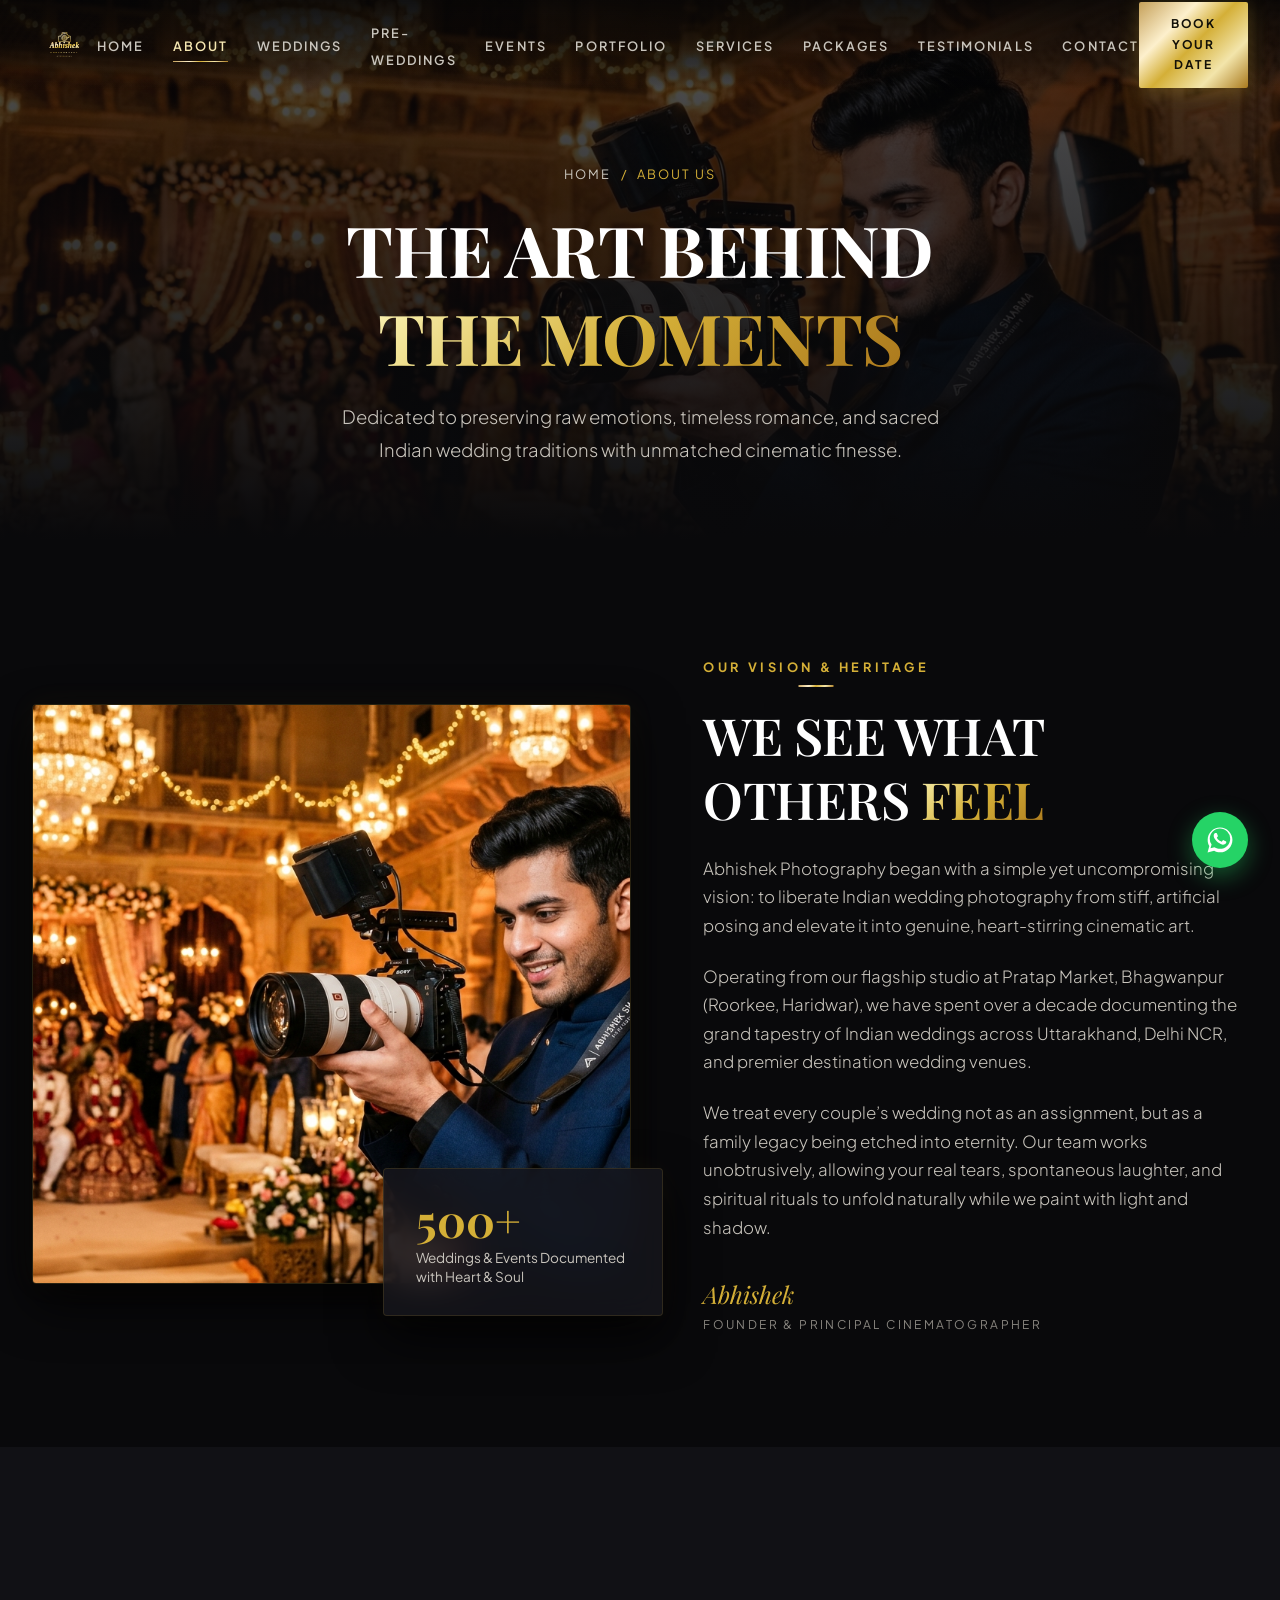
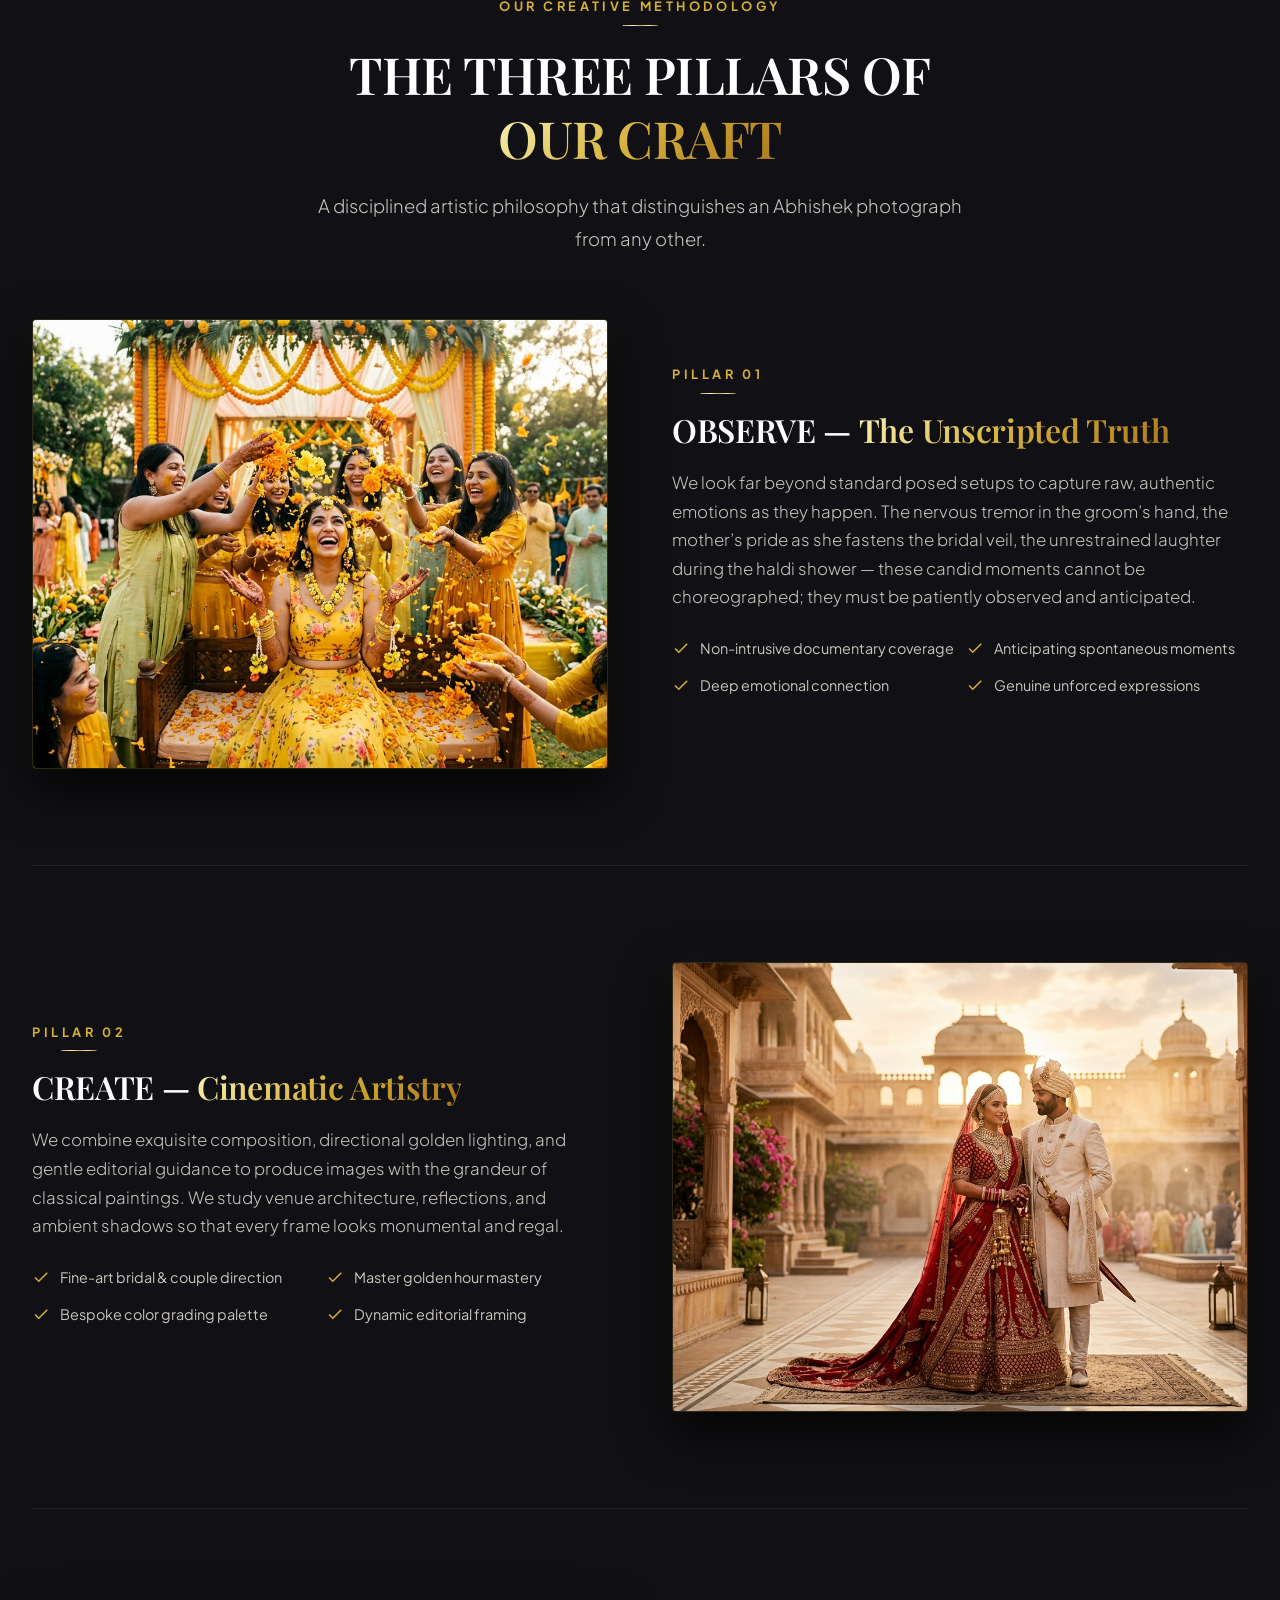
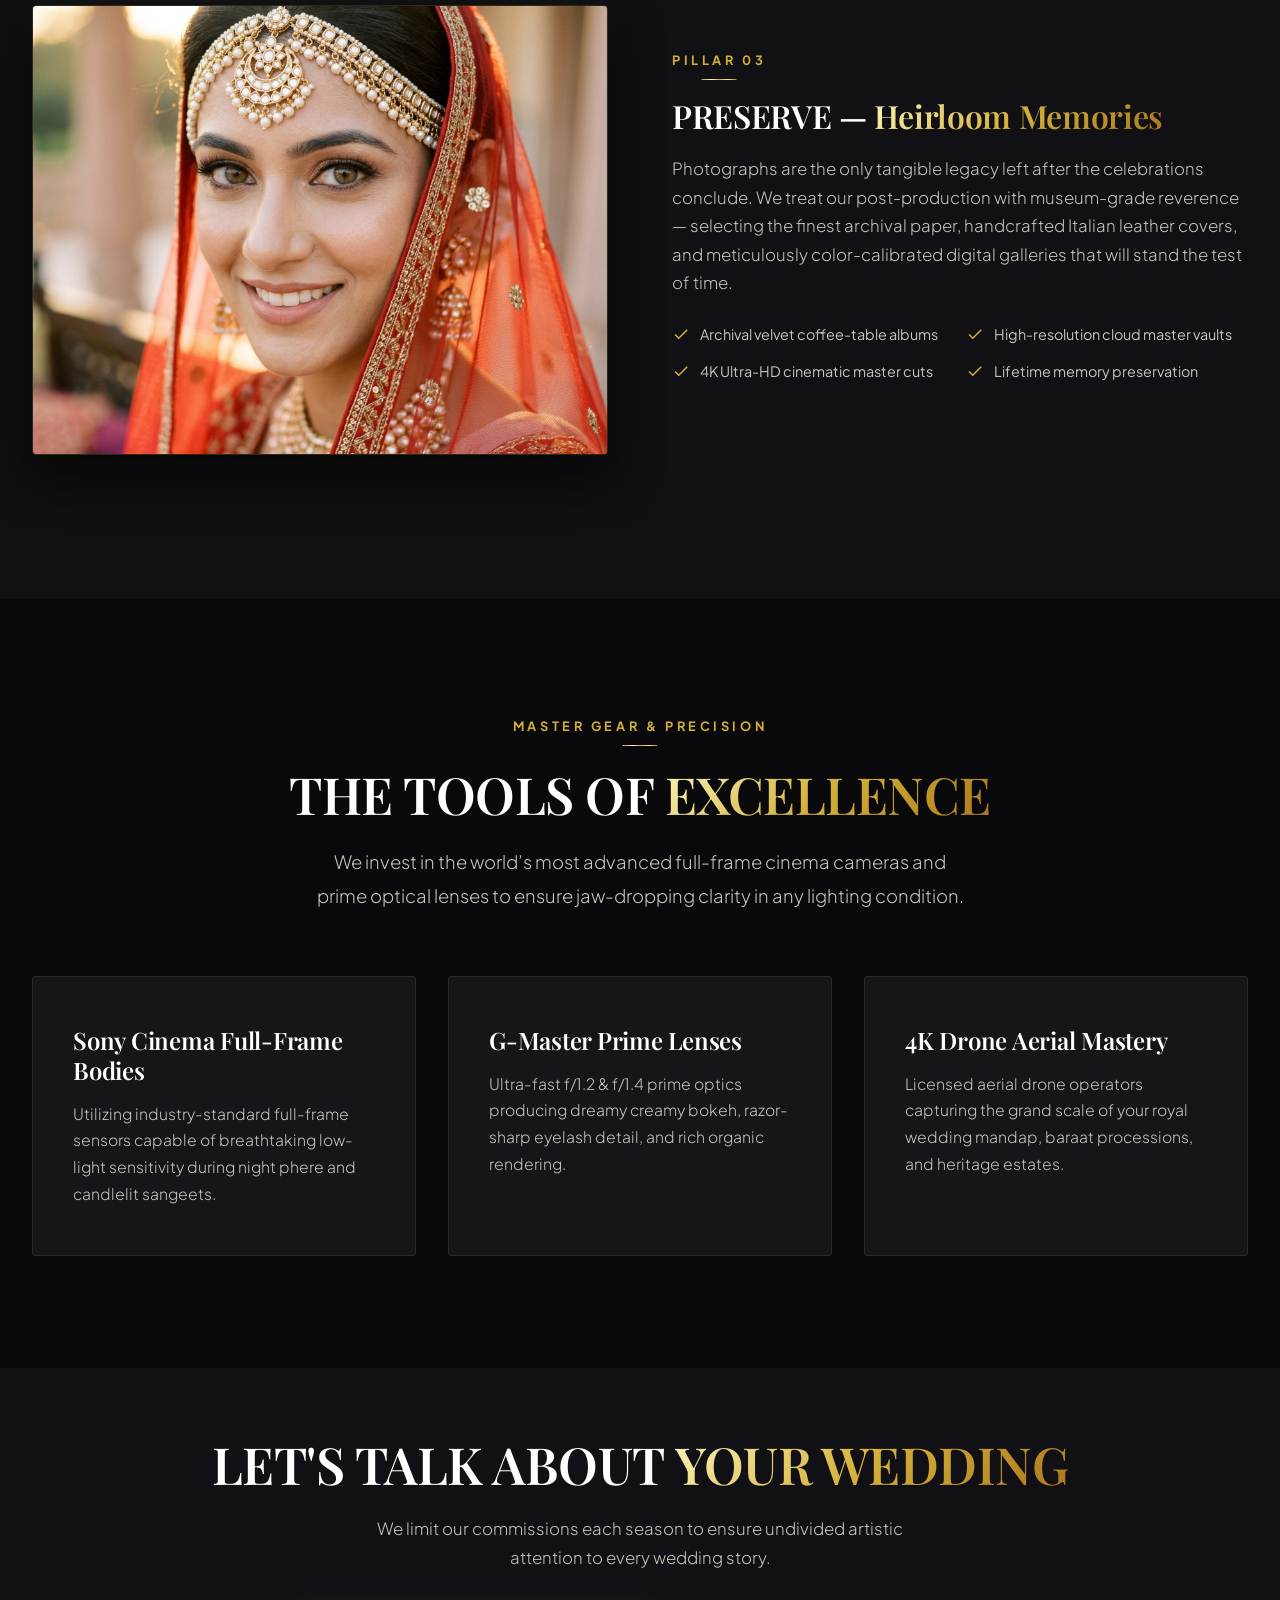
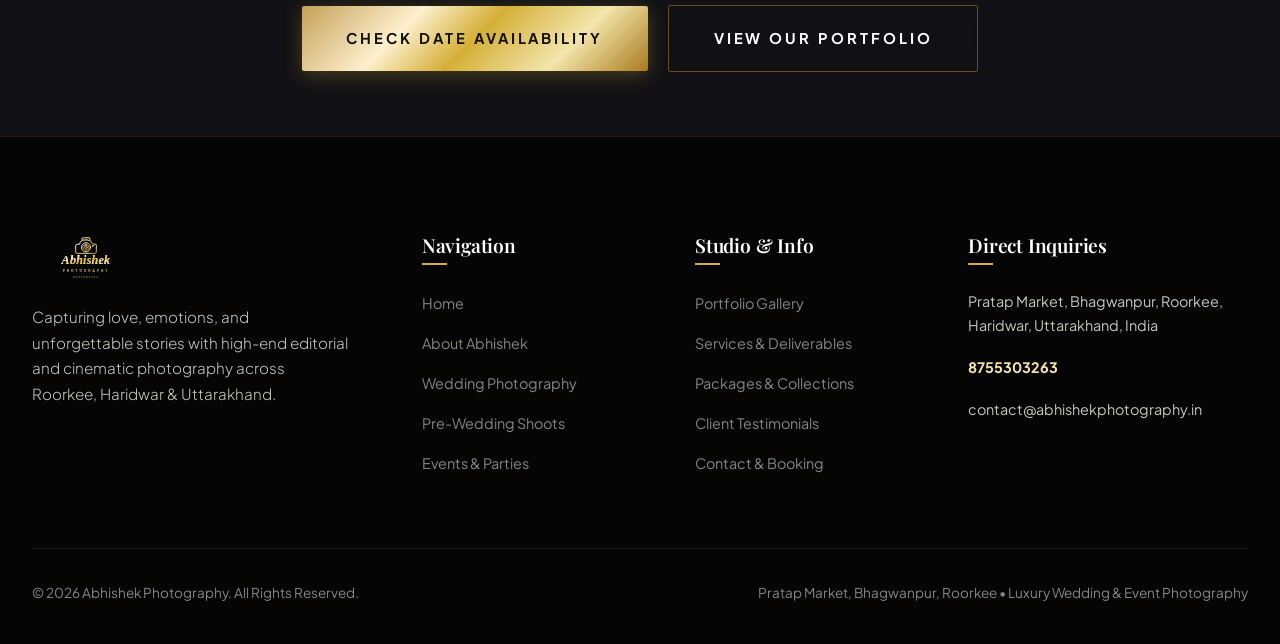
<file: about.html>
<!DOCTYPE html>
<html lang="en">
<head>
  <meta charset="UTF-8">
  <meta name="viewport" content="width=device-width, initial-scale=1.0">
  <title>About Us | Abhishek Photography — The Art Behind The Moments</title>
  <meta name="description" content="Meet Abhishek and the master storytelling team behind Abhishek Photography in Roorkee & Haridwar. Discover our 3-pillar philosophy: Observe, Create, Preserve.">
  <link rel="canonical" href="https://abhishekphotography.in/about.html">

  <meta property="og:type" content="website">
  <meta property="og:title" content="About Abhishek Photography | Master Storytellers in Roorkee">
  <meta property="og:description" content="Blending documentary candid photojournalism with regal fine-art bridal portraiture.">
  <meta property="og:image" content="assets/images/photographer_at_work.jpg">

  <link rel="icon" type="image/svg+xml" href="assets/logo.svg">
  <link rel="stylesheet" href="css/style.css">
</head>
<body>

  <!-- Site Header -->
  <header class="site-header" id="siteHeader">
    <div class="container-wide header-inner">
      <a href="index.html" class="brand-logo" aria-label="Abhishek Photography Home">
        <img src="assets/logo.svg" alt="Abhishek Photography Luxury Logo" width="160" height="75">
      </a>

      <nav aria-label="Primary Navigation">
        <ul class="desktop-nav">
          <li><a href="index.html" class="nav-link">Home</a></li>
          <li><a href="about.html" class="nav-link active">About</a></li>
          <li><a href="weddings.html" class="nav-link">Weddings</a></li>
          <li><a href="pre-weddings.html" class="nav-link">Pre-Weddings</a></li>
          <li><a href="events.html" class="nav-link">Events</a></li>
          <li><a href="portfolio.html" class="nav-link">Portfolio</a></li>
          <li><a href="services.html" class="nav-link">Services</a></li>
          <li><a href="packages.html" class="nav-link">Packages</a></li>
          <li><a href="testimonials.html" class="nav-link">Testimonials</a></li>
          <li><a href="contact.html" class="nav-link">Contact</a></li>
        </ul>
      </nav>

      <div class="header-actions">
        <a href="contact.html" class="btn btn-primary btn-sm">Book Your Date</a>
        <button class="mobile-menu-toggle" aria-label="Toggle Mobile Navigation Menu">
          <span></span>
          <span></span>
          <span></span>
        </button>
      </div>
    </div>
  </header>

  <!-- Mobile Drawer Menu -->
  <div class="mobile-drawer" id="mobileDrawer">
    <ul class="mobile-nav-list">
      <li><a href="index.html" class="mobile-nav-link">Home</a></li>
      <li><a href="about.html" class="mobile-nav-link active">About</a></li>
      <li><a href="weddings.html" class="mobile-nav-link">Weddings</a></li>
      <li><a href="pre-weddings.html" class="mobile-nav-link">Pre-Weddings</a></li>
      <li><a href="events.html" class="mobile-nav-link">Events</a></li>
      <li><a href="portfolio.html" class="mobile-nav-link">Portfolio</a></li>
      <li><a href="services.html" class="mobile-nav-link">Services</a></li>
      <li><a href="packages.html" class="mobile-nav-link">Packages</a></li>
      <li><a href="testimonials.html" class="mobile-nav-link">Testimonials</a></li>
      <li><a href="contact.html" class="mobile-nav-link">Contact</a></li>
    </ul>
    <a href="contact.html" class="btn btn-primary" style="width: 100%; margin-bottom: 2rem;">Book Your Date</a>
    <div class="mobile-contact-info">
      <a href="tel:8755303263" class="mobile-contact-phone">+91 8755303263</a>
      <p class="mobile-contact-address">Pratap Market, Bhagwanpur, Roorkee, Uttarakhand</p>
    </div>
  </div>

  <main>
    <!-- Page Hero Banner -->
    <section class="page-hero">
      <img class="page-hero-bg" src="assets/images/photographer_at_work.jpg" alt="Abhishek Photography Studio Behind the Scenes">
      <div class="page-hero-overlay"></div>
      <div class="page-hero-content reveal-on-scroll">
        <div class="breadcrumb-nav">
          <a href="index.html">Home</a> <span>/</span> <span>About Us</span>
        </div>
        <h1 class="section-title">THE ART BEHIND <span class="gold-text">THE MOMENTS</span></h1>
        <p class="section-subtitle">Dedicated to preserving raw emotions, timeless romance, and sacred Indian wedding traditions with unmatched cinematic finesse.</p>
      </div>
    </section>

    <!-- Editorial Founder Story -->
    <section class="section-padding" style="background: var(--bg-primary);">
      <div class="container">
        <div class="editorial-split reveal-on-scroll">
          <div class="editorial-img-box">
            <img class="editorial-img-main" src="assets/images/photographer_at_work.jpg" alt="Abhishek Behind the Camera">
            <div class="editorial-accent-card">
              <div class="editorial-accent-number">500+</div>
              <div class="editorial-accent-label">Weddings & Events Documented with Heart & Soul</div>
            </div>
          </div>

          <div class="editorial-text">
            <span class="section-tag">Our Vision & Heritage</span>
            <h2>WE SEE WHAT OTHERS <span class="gold-text">FEEL</span></h2>
            <p>Abhishek Photography began with a simple yet uncompromising vision: to liberate Indian wedding photography from stiff, artificial posing and elevate it into genuine, heart-stirring cinematic art.</p>
            <p>Operating from our flagship studio at Pratap Market, Bhagwanpur (Roorkee, Haridwar), we have spent over a decade documenting the grand tapestry of Indian weddings across Uttarakhand, Delhi NCR, and premier destination wedding venues.</p>
            <p>We treat every couple’s wedding not as an assignment, but as a family legacy being etched into eternity. Our team works unobtrusively, allowing your real tears, spontaneous laughter, and spiritual rituals to unfold naturally while we paint with light and shadow.</p>

            <div class="editorial-signature">
              <div>
                <div class="signature-name">Abhishek</div>
                <div class="signature-title">Founder & Principal Cinematographer</div>
              </div>
            </div>
          </div>
        </div>
      </div>
    </section>

    <!-- OUR 3-PILLAR APPROACH -->
    <section class="section-padding-lg" style="background: var(--bg-secondary);">
      <div class="container">
        <div class="section-header reveal-on-scroll">
          <span class="section-tag">Our Creative Methodology</span>
          <h2 class="section-title">THE THREE PILLARS OF <span class="gold-text">OUR CRAFT</span></h2>
          <p class="section-subtitle">A disciplined artistic philosophy that distinguishes an Abhishek photograph from any other.</p>
        </div>

        <!-- Pillar 1: OBSERVE -->
        <div class="service-detailed-row reveal-on-scroll">
          <div class="service-img-box">
            <img src="assets/images/hero_haldi_celebration.jpg" alt="Observe Unscripted Candid Emotions" loading="lazy">
          </div>
          <div class="service-info">
            <span class="section-tag">Pillar 01</span>
            <h3>OBSERVE — <span class="gold-text">The Unscripted Truth</span></h3>
            <p>We look far beyond standard posed setups to capture raw, authentic emotions as they happen. The nervous tremor in the groom’s hand, the mother’s pride as she fastens the bridal veil, the unrestrained laughter during the haldi shower — these candid moments cannot be choreographed; they must be patiently observed and anticipated.</p>
            <ul class="service-deliverables">
              <li><svg width="18" height="18" viewBox="0 0 24 24" fill="currentColor"><path d="M9 16.17L4.83 12l-1.42 1.41L9 19 21 7l-1.41-1.41z"/></svg> Non-intrusive documentary coverage</li>
              <li><svg width="18" height="18" viewBox="0 0 24 24" fill="currentColor"><path d="M9 16.17L4.83 12l-1.42 1.41L9 19 21 7l-1.41-1.41z"/></svg> Anticipating spontaneous moments</li>
              <li><svg width="18" height="18" viewBox="0 0 24 24" fill="currentColor"><path d="M9 16.17L4.83 12l-1.42 1.41L9 19 21 7l-1.41-1.41z"/></svg> Deep emotional connection</li>
              <li><svg width="18" height="18" viewBox="0 0 24 24" fill="currentColor"><path d="M9 16.17L4.83 12l-1.42 1.41L9 19 21 7l-1.41-1.41z"/></svg> Genuine unforced expressions</li>
            </ul>
          </div>
        </div>

        <!-- Pillar 2: CREATE -->
        <div class="service-detailed-row reverse reveal-on-scroll">
          <div class="service-img-box">
            <img src="assets/images/hero_cinematic_couple.jpg" alt="Create Cinematic Lighting & Composition" loading="lazy">
          </div>
          <div class="service-info">
            <span class="section-tag">Pillar 02</span>
            <h3>CREATE — <span class="gold-text">Cinematic Artistry</span></h3>
            <p>We combine exquisite composition, directional golden lighting, and gentle editorial guidance to produce images with the grandeur of classical paintings. We study venue architecture, reflections, and ambient shadows so that every frame looks monumental and regal.</p>
            <ul class="service-deliverables">
              <li><svg width="18" height="18" viewBox="0 0 24 24" fill="currentColor"><path d="M9 16.17L4.83 12l-1.42 1.41L9 19 21 7l-1.41-1.41z"/></svg> Fine-art bridal & couple direction</li>
              <li><svg width="18" height="18" viewBox="0 0 24 24" fill="currentColor"><path d="M9 16.17L4.83 12l-1.42 1.41L9 19 21 7l-1.41-1.41z"/></svg> Master golden hour mastery</li>
              <li><svg width="18" height="18" viewBox="0 0 24 24" fill="currentColor"><path d="M9 16.17L4.83 12l-1.42 1.41L9 19 21 7l-1.41-1.41z"/></svg> Bespoke color grading palette</li>
              <li><svg width="18" height="18" viewBox="0 0 24 24" fill="currentColor"><path d="M9 16.17L4.83 12l-1.42 1.41L9 19 21 7l-1.41-1.41z"/></svg> Dynamic editorial framing</li>
            </ul>
          </div>
        </div>

        <!-- Pillar 3: PRESERVE -->
        <div class="service-detailed-row reveal-on-scroll">
          <div class="service-img-box">
            <img src="assets/images/gallery_bridal_dupatta.jpg" alt="Preserve Heirloom Wedding Albums" loading="lazy">
          </div>
          <div class="service-info">
            <span class="section-tag">Pillar 03</span>
            <h3>PRESERVE — <span class="gold-text">Heirloom Memories</span></h3>
            <p>Photographs are the only tangible legacy left after the celebrations conclude. We treat our post-production with museum-grade reverence — selecting the finest archival paper, handcrafted Italian leather covers, and meticulously color-calibrated digital galleries that will stand the test of time.</p>
            <ul class="service-deliverables">
              <li><svg width="18" height="18" viewBox="0 0 24 24" fill="currentColor"><path d="M9 16.17L4.83 12l-1.42 1.41L9 19 21 7l-1.41-1.41z"/></svg> Archival velvet coffee-table albums</li>
              <li><svg width="18" height="18" viewBox="0 0 24 24" fill="currentColor"><path d="M9 16.17L4.83 12l-1.42 1.41L9 19 21 7l-1.41-1.41z"/></svg> High-resolution cloud master vaults</li>
              <li><svg width="18" height="18" viewBox="0 0 24 24" fill="currentColor"><path d="M9 16.17L4.83 12l-1.42 1.41L9 19 21 7l-1.41-1.41z"/></svg> 4K Ultra-HD cinematic master cuts</li>
              <li><svg width="18" height="18" viewBox="0 0 24 24" fill="currentColor"><path d="M9 16.17L4.83 12l-1.42 1.41L9 19 21 7l-1.41-1.41z"/></svg> Lifetime memory preservation</li>
            </ul>
          </div>
        </div>
      </div>
    </section>

    <!-- Studio Craft & Equipment -->
    <section class="section-padding" style="background: var(--bg-primary);">
      <div class="container">
        <div class="section-header reveal-on-scroll">
          <span class="section-tag">Master Gear & Precision</span>
          <h2 class="section-title">THE TOOLS OF <span class="gold-text">EXCELLENCE</span></h2>
          <p class="section-subtitle">We invest in the world’s most advanced full-frame cinema cameras and prime optical lenses to ensure jaw-dropping clarity in any lighting condition.</p>
        </div>

        <div class="features-grid reveal-on-scroll">
          <div class="feature-card">
            <h3 class="feature-title">Sony Cinema Full-Frame Bodies</h3>
            <p class="feature-desc">Utilizing industry-standard full-frame sensors capable of breathtaking low-light sensitivity during night phere and candlelit sangeets.</p>
          </div>
          <div class="feature-card">
            <h3 class="feature-title">G-Master Prime Lenses</h3>
            <p class="feature-desc">Ultra-fast f/1.2 & f/1.4 prime optics producing dreamy creamy bokeh, razor-sharp eyelash detail, and rich organic rendering.</p>
          </div>
          <div class="feature-card">
            <h3 class="feature-title">4K Drone Aerial Mastery</h3>
            <p class="feature-desc">Licensed aerial drone operators capturing the grand scale of your royal wedding mandap, baraat processions, and heritage estates.</p>
          </div>
        </div>
      </div>
    </section>

    <!-- Bottom CTA -->
    <section class="section-padding-sm" style="background: var(--bg-secondary); text-align: center;">
      <div class="container reveal-on-scroll">
        <h2 style="margin-bottom: 1.2rem;">LET'S TALK ABOUT <span class="gold-text">YOUR WEDDING</span></h2>
        <p style="margin-bottom: 2rem; max-width: 600px; margin-left: auto; margin-right: auto;">We limit our commissions each season to ensure undivided artistic attention to every wedding story.</p>
        <div class="btn-group" style="justify-content: center;">
          <a href="contact.html" class="btn btn-primary btn-lg">Check Date Availability</a>
          <a href="portfolio.html" class="btn btn-outline btn-lg">View Our Portfolio</a>
        </div>
      </div>
    </section>
  </main>

  <!-- Footer -->
  <footer class="site-footer">
    <div class="container-wide">
      <div class="footer-grid">
        <div class="footer-brand">
          <a href="index.html" class="brand-logo" style="margin-bottom: 1rem;">
            <img src="assets/logo.svg" alt="Abhishek Photography Logo" width="180">
          </a>
          <p>Capturing love, emotions, and unforgettable stories with high-end editorial and cinematic photography across Roorkee, Haridwar & Uttarakhand.</p>
        </div>
        <div>
          <h4 class="footer-col-title">Navigation</h4>
          <ul class="footer-links-list">
            <li><a href="index.html" class="footer-link">Home</a></li>
            <li><a href="about.html" class="footer-link">About Abhishek</a></li>
            <li><a href="weddings.html" class="footer-link">Wedding Photography</a></li>
            <li><a href="pre-weddings.html" class="footer-link">Pre-Wedding Shoots</a></li>
            <li><a href="events.html" class="footer-link">Events & Parties</a></li>
          </ul>
        </div>
        <div>
          <h4 class="footer-col-title">Studio & Info</h4>
          <ul class="footer-links-list">
            <li><a href="portfolio.html" class="footer-link">Portfolio Gallery</a></li>
            <li><a href="services.html" class="footer-link">Services & Deliverables</a></li>
            <li><a href="packages.html" class="footer-link">Packages & Collections</a></li>
            <li><a href="testimonials.html" class="footer-link">Client Testimonials</a></li>
            <li><a href="contact.html" class="footer-link">Contact & Booking</a></li>
          </ul>
        </div>
        <div>
          <h4 class="footer-col-title">Direct Inquiries</h4>
          <ul class="footer-contact-info">
            <li><span>Pratap Market, Bhagwanpur, Roorkee, Haridwar, Uttarakhand, India</span></li>
            <li><a href="tel:8755303263" style="color: var(--gold-light); font-weight: 700;">8755303263</a></li>
            <li><span>contact@abhishekphotography.in</span></li>
          </ul>
        </div>
      </div>
      <div class="footer-bottom">
        <div>© <span class="current-year">2026</span> Abhishek Photography. All Rights Reserved.</div>
        <div>Pratap Market, Bhagwanpur, Roorkee • Luxury Wedding & Event Photography</div>
      </div>
    </div>
  </footer>

  <!-- Floating Actions -->
  <div class="floating-actions">
    <a href="https://wa.me/918755303263?text=Hi%20Abhishek%2C%20I%20would%20like%20to%20know%20more%20about%20your%20photography%20services." target="_blank" rel="noopener" class="floating-btn whatsapp" aria-label="Chat on WhatsApp">
      <span class="floating-tooltip">Chat on WhatsApp</span>
      <svg width="30" height="30" viewBox="0 0 24 24" fill="currentColor"><path d="M12.04 2c-5.46 0-9.91 4.45-9.91 9.91 0 1.75.46 3.45 1.32 4.95L2.05 22l5.25-1.38c1.45.79 3.08 1.21 4.74 1.21 5.46 0 9.91-4.45 9.91-9.91 0-2.65-1.03-5.14-2.9-7.01A9.816 9.816 0 0012.04 2zm0 17.06c-1.48 0-2.93-.4-4.2-1.15l-.3-.18-3.12.82.83-3.04-.2-.31a8.13 8.13 0 01-1.25-4.29c0-4.51 3.67-8.18 8.18-8.18 2.18 0 4.24.85 5.78 2.39a8.13 8.13 0 012.4 5.79c0 4.51-3.67 8.18-8.18 8.18zm4.48-6.13c-.25-.12-1.45-.72-1.68-.8-.23-.08-.39-.12-.56.12-.17.25-.64.8-.79.97-.15.17-.29.19-.54.07-.25-.12-1.04-.38-1.99-1.22-.73-.65-1.23-1.46-1.38-1.71-.15-.25-.02-.38.11-.5.11-.11.25-.29.37-.43.12-.15.17-.25.25-.41.08-.17.04-.31-.02-.43-.06-.12-.56-1.35-.76-1.85-.2-.48-.4-.42-.56-.43h-.48c-.17 0-.43.06-.66.31-.23.25-.87.85-.87 2.08s.89 2.41 1.02 2.58c.12.17 1.75 2.67 4.24 3.75.59.26 1.05.41 1.41.53.6.19 1.14.16 1.57.1.48-.07 1.45-.59 1.66-1.17.2-.57.2-1.07.14-1.17-.06-.1-.23-.16-.47-.28z"/></svg>
    </a>
    <a href="tel:8755303263" class="floating-btn call" aria-label="Call Abhishek Photography">
      <span class="floating-tooltip">Call 8755303263</span>
      <svg width="24" height="24" viewBox="0 0 24 24" fill="currentColor"><path d="M6.62 10.79a15.05 15.05 0 006.59 6.59l2.2-2.2a1 1 0 011.02-.24 11.72 11.72 0 003.68.59 1 1 0 011 1V20a1 1 0 01-1 1A17 17 0 013 4a1 1 0 011-1h3.5a1 1 0 011 1 11.72 11.72 0 00.59 3.68 1 1 0 01-.24 1.02l-2.23 2.09z"/></svg>
    </a>
  </div>

  <button class="back-to-top" aria-label="Scroll to top">
    <svg width="20" height="20" viewBox="0 0 24 24" fill="currentColor"><path d="M7.41 15.41L12 10.83l4.59 4.58L18 14l-6-6-6 6z"/></svg>
  </button>

  <script src="js/main.js"></script>
</body>
</html>
</file>
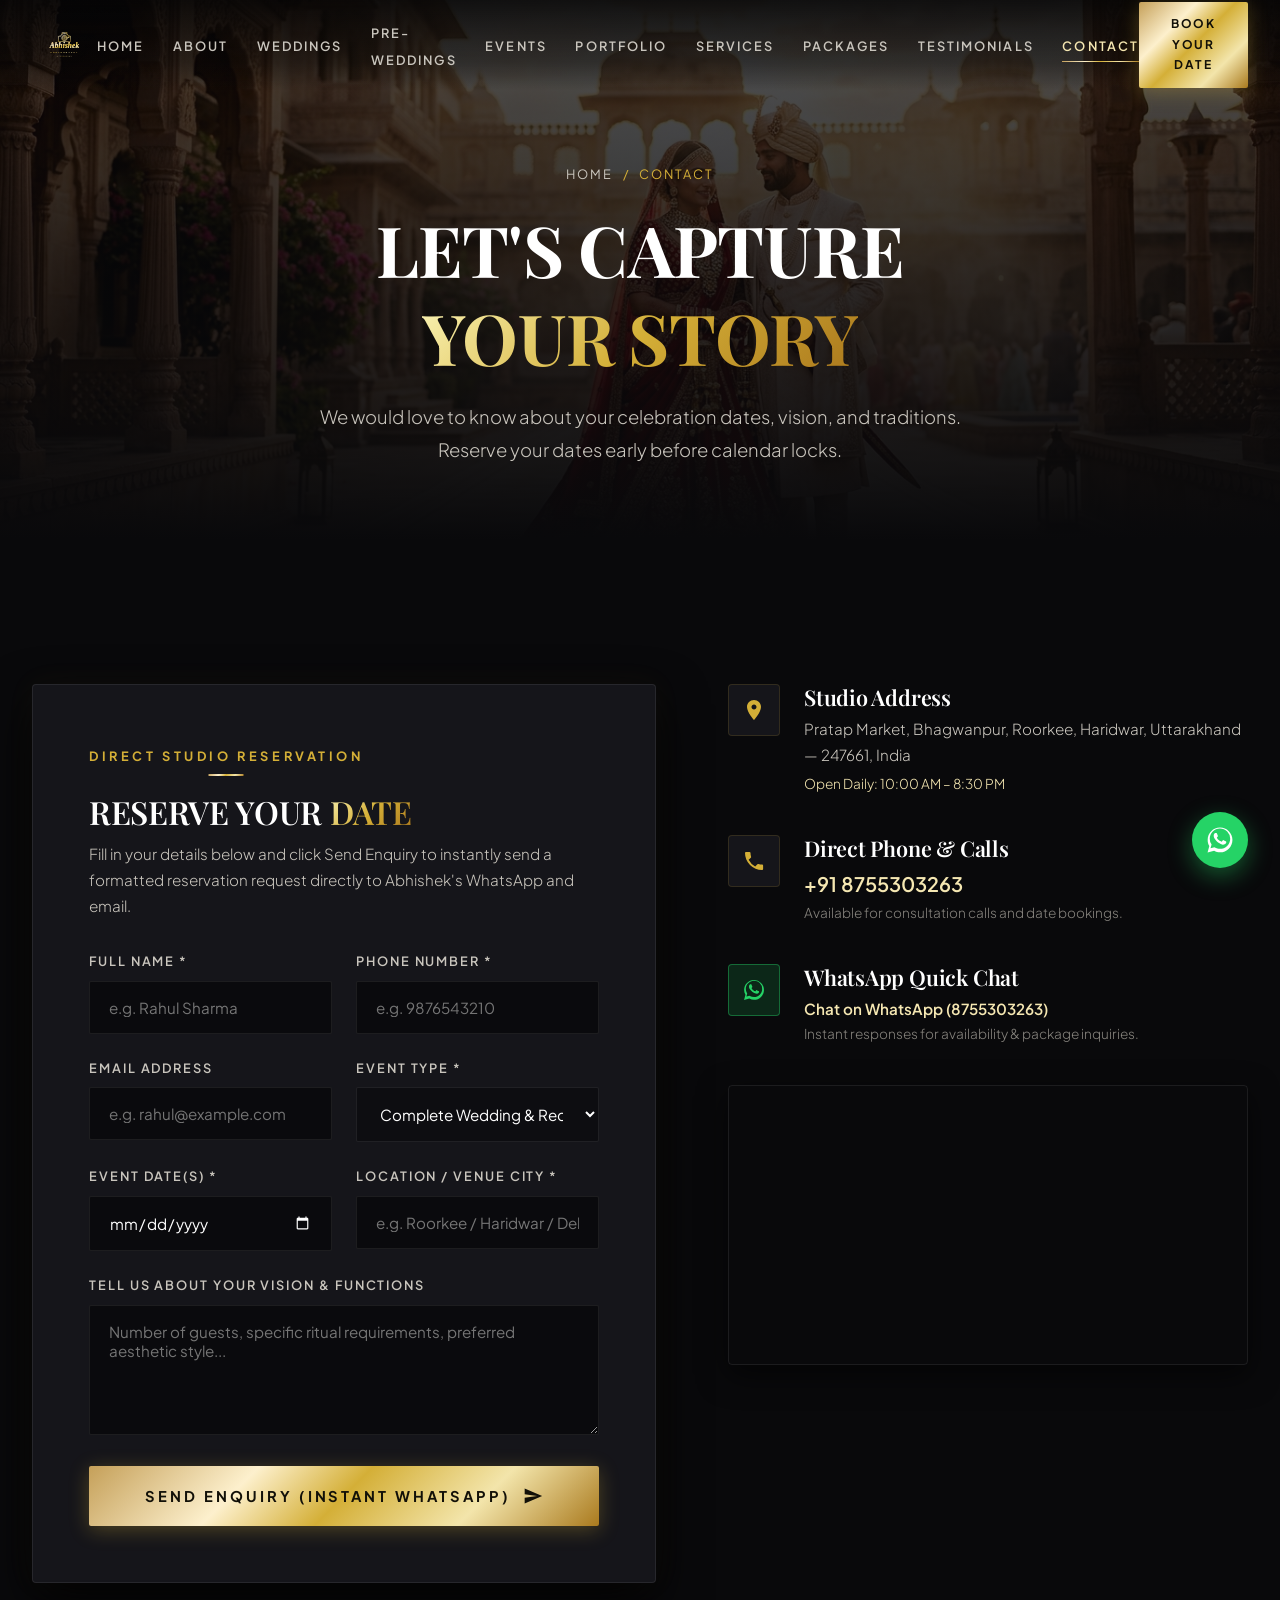
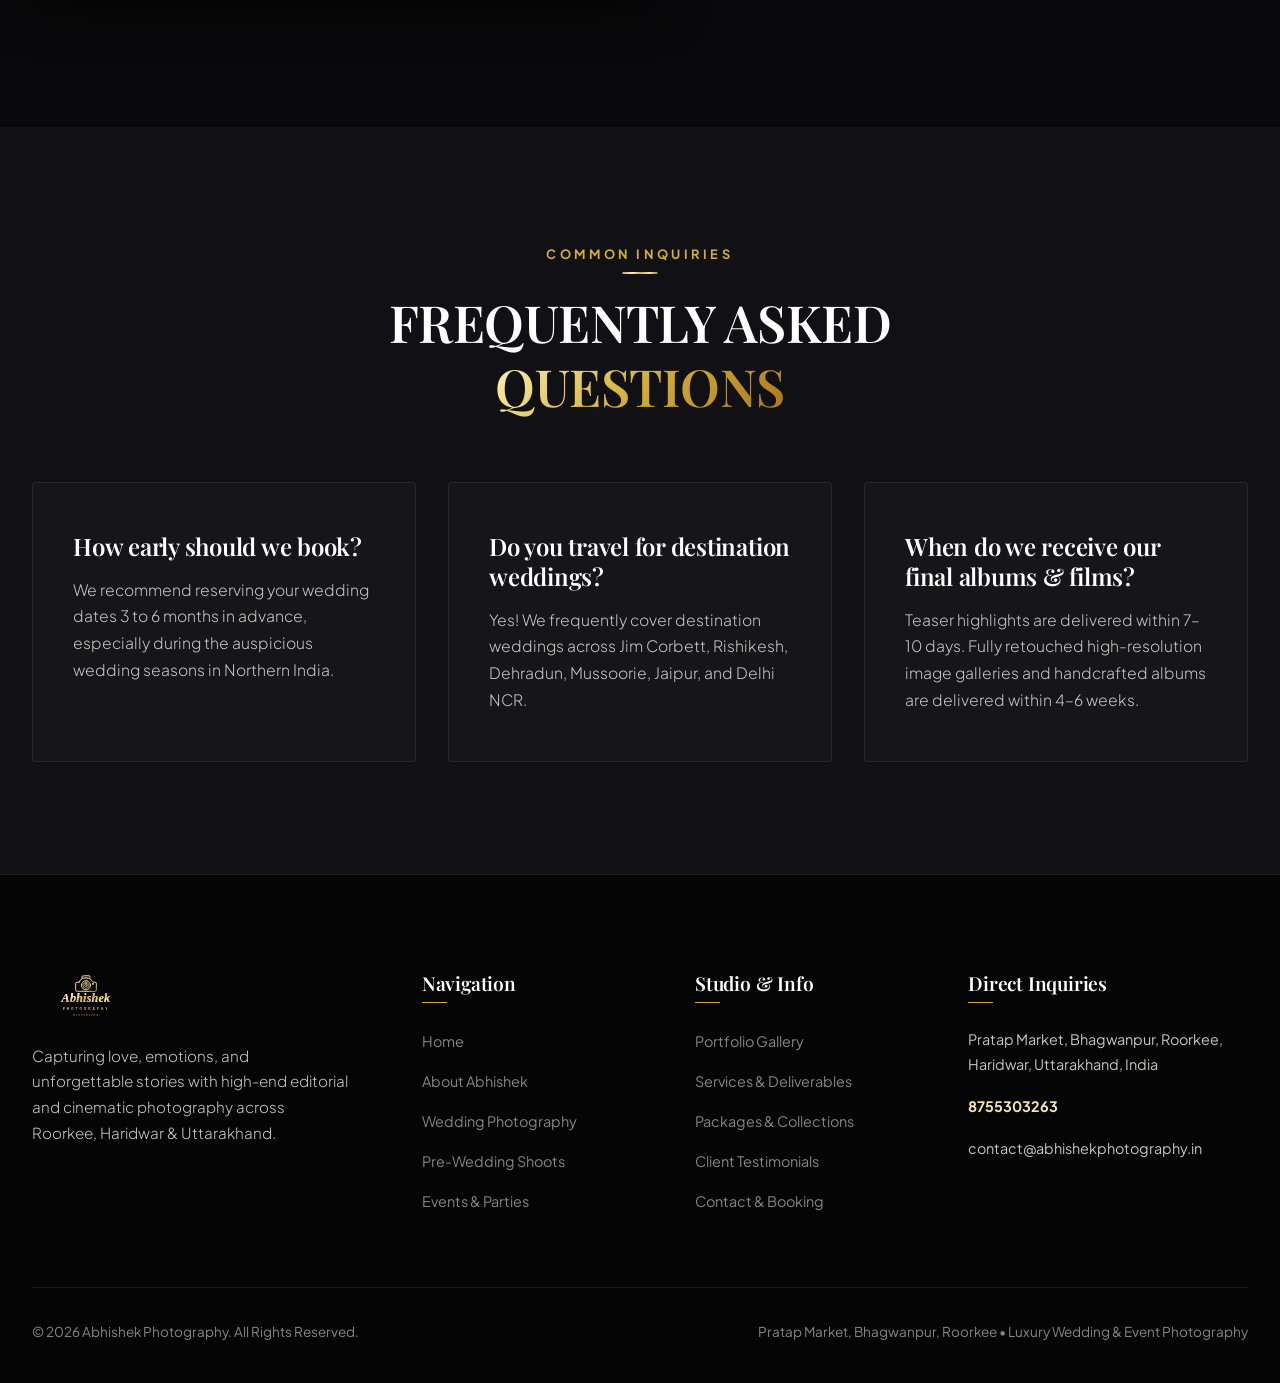
<file: contact.html>
<!DOCTYPE html>
<html lang="en">
<head>
  <meta charset="UTF-8">
  <meta name="viewport" content="width=device-width, initial-scale=1.0">
  <title>Contact & Booking | Abhishek Photography Roorkee</title>
  <meta name="description" content="Connect with Abhishek Photography to reserve your wedding dates, schedule pre-wedding shoots, or request a custom quote in Roorkee, Haridwar, Dehradun & Uttarakhand.">
  <link rel="canonical" href="https://abhishekphotography.in/contact.html">

  <meta property="og:type" content="website">
  <meta property="og:title" content="Contact & Book Your Date | Abhishek Photography">
  <meta property="og:description" content="Reach out to Abhishek directly via WhatsApp or phone (8755303263) to reserve your wedding dates.">
  <meta property="og:image" content="assets/images/hero_cinematic_couple.jpg">

  <link rel="icon" type="image/svg+xml" href="assets/logo.svg">
  <link rel="stylesheet" href="css/style.css">
</head>
<body>

  <!-- Header -->
  <header class="site-header" id="siteHeader">
    <div class="container-wide header-inner">
      <a href="index.html" class="brand-logo" aria-label="Abhishek Photography Home">
        <img src="assets/logo.svg" alt="Abhishek Photography Luxury Logo" width="160" height="75">
      </a>

      <nav aria-label="Primary Navigation">
        <ul class="desktop-nav">
          <li><a href="index.html" class="nav-link">Home</a></li>
          <li><a href="about.html" class="nav-link">About</a></li>
          <li><a href="weddings.html" class="nav-link">Weddings</a></li>
          <li><a href="pre-weddings.html" class="nav-link">Pre-Weddings</a></li>
          <li><a href="events.html" class="nav-link">Events</a></li>
          <li><a href="portfolio.html" class="nav-link">Portfolio</a></li>
          <li><a href="services.html" class="nav-link">Services</a></li>
          <li><a href="packages.html" class="nav-link">Packages</a></li>
          <li><a href="testimonials.html" class="nav-link">Testimonials</a></li>
          <li><a href="contact.html" class="nav-link active">Contact</a></li>
        </ul>
      </nav>

      <div class="header-actions">
        <a href="contact.html" class="btn btn-primary btn-sm">Book Your Date</a>
        <button class="mobile-menu-toggle" aria-label="Toggle Mobile Navigation Menu">
          <span></span>
          <span></span>
          <span></span>
        </button>
      </div>
    </div>
  </header>

  <!-- Mobile Drawer -->
  <div class="mobile-drawer" id="mobileDrawer">
    <ul class="mobile-nav-list">
      <li><a href="index.html" class="mobile-nav-link">Home</a></li>
      <li><a href="about.html" class="mobile-nav-link">About</a></li>
      <li><a href="weddings.html" class="mobile-nav-link">Weddings</a></li>
      <li><a href="pre-weddings.html" class="mobile-nav-link">Pre-Weddings</a></li>
      <li><a href="events.html" class="mobile-nav-link">Events</a></li>
      <li><a href="portfolio.html" class="mobile-nav-link">Portfolio</a></li>
      <li><a href="services.html" class="mobile-nav-link">Services</a></li>
      <li><a href="packages.html" class="mobile-nav-link">Packages</a></li>
      <li><a href="testimonials.html" class="mobile-nav-link">Testimonials</a></li>
      <li><a href="contact.html" class="mobile-nav-link active">Contact</a></li>
    </ul>
    <a href="contact.html" class="btn btn-primary" style="width: 100%; margin-bottom: 2rem;">Book Your Date</a>
    <div class="mobile-contact-info">
      <a href="tel:8755303263" class="mobile-contact-phone">+91 8755303263</a>
      <p class="mobile-contact-address">Pratap Market, Bhagwanpur, Roorkee, Uttarakhand</p>
    </div>
  </div>

  <main>
    <!-- Page Hero Banner -->
    <section class="page-hero">
      <img class="page-hero-bg" src="assets/images/hero_cinematic_couple.jpg" alt="Contact Abhishek Photography">
      <div class="page-hero-overlay"></div>
      <div class="page-hero-content reveal-on-scroll">
        <div class="breadcrumb-nav">
          <a href="index.html">Home</a> <span>/</span> <span>Contact</span>
        </div>
        <h1 class="section-title">LET'S CAPTURE <span class="gold-text">YOUR STORY</span></h1>
        <p class="section-subtitle">We would love to know about your celebration dates, vision, and traditions. Reserve your dates early before calendar locks.</p>
      </div>
    </section>

    <!-- Main Contact & Form Section -->
    <section class="section-padding-lg" style="background: var(--bg-primary);">
      <div class="container">
        <div class="contact-layout reveal-on-scroll">
          
          <!-- Booking Form -->
          <div class="contact-card-box">
            <span class="section-tag">Direct Studio Reservation</span>
            <h2 style="font-size: 2rem; margin-bottom: 0.6rem;">RESERVE YOUR <span class="gold-text">DATE</span></h2>
            <p style="margin-bottom: 2rem; font-size: 0.95rem;">Fill in your details below and click Send Enquiry to instantly send a formatted reservation request directly to Abhishek's WhatsApp and email.</p>

            <form id="bookingEnquiryForm">
              <div class="form-row">
                <div class="form-group">
                  <label for="fullName" class="form-label">Full Name *</label>
                  <input type="text" id="fullName" class="form-control" placeholder="e.g. Rahul Sharma" required>
                </div>
                <div class="form-group">
                  <label for="phoneNumber" class="form-label">Phone Number *</label>
                  <input type="tel" id="phoneNumber" class="form-control" placeholder="e.g. 9876543210" required>
                </div>
              </div>

              <div class="form-row">
                <div class="form-group">
                  <label for="emailAddress" class="form-label">Email Address</label>
                  <input type="email" id="emailAddress" class="form-control" placeholder="e.g. rahul@example.com">
                </div>
                <div class="form-group">
                  <label for="eventType" class="form-label">Event Type *</label>
                  <select id="eventType" class="form-control" required style="background: #0d0d11;">
                    <option value="Wedding Photography">Complete Wedding & Reception</option>
                    <option value="Pre-Wedding Shoot">Pre-Wedding Shoot</option>
                    <option value="Haldi & Mehndi Ceremony">Haldi & Mehndi Ceremonies</option>
                    <option value="Sangeet Night">Sangeet Night Celebration</option>
                    <option value="Birthday Party Gala">Birthday Party Gala</option>
                    <option value="Engagement & Roka">Engagement & Roka</option>
                    <option value="Multi-Day Royal Wedding">Multi-Day Royal Wedding Festival</option>
                  </select>
                </div>
              </div>

              <div class="form-row">
                <div class="form-group">
                  <label for="eventDate" class="form-label">Event Date(s) *</label>
                  <input type="date" id="eventDate" class="form-control" required style="color-scheme: dark;">
                </div>
                <div class="form-group">
                  <label for="eventLocation" class="form-label">Location / Venue City *</label>
                  <input type="text" id="eventLocation" class="form-control" placeholder="e.g. Roorkee / Haridwar / Dehradun" required>
                </div>
              </div>

              <div class="form-group">
                <label for="eventMessage" class="form-label">Tell Us About Your Vision & Functions</label>
                <textarea id="eventMessage" class="form-control" placeholder="Number of guests, specific ritual requirements, preferred aesthetic style..."></textarea>
              </div>

              <button type="submit" class="btn btn-primary btn-lg" style="width: 100%;">
                <span>Send Enquiry (Instant WhatsApp)</span>
                <svg width="20" height="20" viewBox="0 0 24 24" fill="currentColor"><path d="M2.01 21L23 12 2.01 3 2 10l15 2-15 2z"/></svg>
              </button>
            </form>
          </div>

          <!-- Studio Details & Map -->
          <div class="contact-info-panel">
            
            <div class="contact-detail-item">
              <div class="contact-detail-icon">
                <svg width="24" height="24" viewBox="0 0 24 24" fill="currentColor"><path d="M12 2C8.13 2 5 5.13 5 9c0 5.25 7 13 7 13s7-7.75 7-13c0-3.87-3.13-7-7-7zm0 9.5c-1.38 0-2.5-1.12-2.5-2.5s1.12-2.5 2.5-2.5 2.5 1.12 2.5 2.5-1.12 2.5-2.5 2.5z"/></svg>
              </div>
              <div class="contact-detail-text">
                <h4>Studio Address</h4>
                <p>Pratap Market, Bhagwanpur, Roorkee, Haridwar, Uttarakhand — 247661, India</p>
                <p style="font-size: 0.85rem; color: var(--gold-light); margin-top: 0.3rem;">Open Daily: 10:00 AM – 8:30 PM</p>
              </div>
            </div>

            <div class="contact-detail-item">
              <div class="contact-detail-icon">
                <svg width="24" height="24" viewBox="0 0 24 24" fill="currentColor"><path d="M6.62 10.79a15.05 15.05 0 006.59 6.59l2.2-2.2a1 1 0 011.02-.24 11.72 11.72 0 003.68.59 1 1 0 011 1V20a1 1 0 01-1 1A17 17 0 013 4a1 1 0 011-1h3.5a1 1 0 011 1 11.72 11.72 0 00.59 3.68 1 1 0 01-.24 1.02l-2.23 2.09z"/></svg>
              </div>
              <div class="contact-detail-text">
                <h4>Direct Phone & Calls</h4>
                <p><a href="tel:8755303263" style="font-size: 1.25rem;">+91 8755303263</a></p>
                <p style="font-size: 0.85rem; color: var(--text-muted);">Available for consultation calls and date bookings.</p>
              </div>
            </div>

            <div class="contact-detail-item">
              <div class="contact-detail-icon" style="background: rgba(37, 211, 102, 0.15); color: #25D366; border-color: rgba(37, 211, 102, 0.4);">
                <svg width="24" height="24" viewBox="0 0 24 24" fill="currentColor"><path d="M12.04 2c-5.46 0-9.91 4.45-9.91 9.91 0 1.75.46 3.45 1.32 4.95L2.05 22l5.25-1.38c1.45.79 3.08 1.21 4.74 1.21 5.46 0 9.91-4.45 9.91-9.91 0-2.65-1.03-5.14-2.9-7.01A9.816 9.816 0 0012.04 2zm0 17.06c-1.48 0-2.93-.4-4.2-1.15l-.3-.18-3.12.82.83-3.04-.2-.31a8.13 8.13 0 01-1.25-4.29c0-4.51 3.67-8.18 8.18-8.18 2.18 0 4.24.85 5.78 2.39a8.13 8.13 0 012.4 5.79c0 4.51-3.67 8.18-8.18 8.18zm4.48-6.13c-.25-.12-1.45-.72-1.68-.8-.23-.08-.39-.12-.56.12-.17.25-.64.8-.79.97-.15.17-.29.19-.54.07-.25-.12-1.04-.38-1.99-1.22-.73-.65-1.23-1.46-1.38-1.71-.15-.25-.02-.38.11-.5.11-.11.25-.29.37-.43.12-.15.17-.25.25-.41.08-.17.04-.31-.02-.43-.06-.12-.56-1.35-.76-1.85-.2-.48-.4-.42-.56-.43h-.48c-.17 0-.43.06-.66.31-.23.25-.87.85-.87 2.08s.89 2.41 1.02 2.58c.12.17 1.75 2.67 4.24 3.75.59.26 1.05.41 1.41.53.6.19 1.14.16 1.57.1.48-.07 1.45-.59 1.66-1.17.2-.57.2-1.07.14-1.17-.06-.1-.23-.16-.47-.28z"/></svg>
              </div>
              <div class="contact-detail-text">
                <h4>WhatsApp Quick Chat</h4>
                <p><a href="https://wa.me/918755303263" target="_blank" rel="noopener">Chat on WhatsApp (8755303263)</a></p>
                <p style="font-size: 0.85rem; color: var(--text-muted);">Instant responses for availability & package inquiries.</p>
              </div>
            </div>

            <!-- Google Map Embed Box -->
            <div class="map-box">
              <iframe 
                title="Abhishek Photography Location Map" 
                src="https://maps.google.com/maps?q=Bhagwanpur,%20Roorkee,%20Uttarakhand&t=&z=13&ie=UTF8&iwloc=&output=embed" 
                loading="lazy">
              </iframe>
            </div>

          </div>

        </div>
      </div>
    </section>

    <!-- Studio FAQ Section -->
    <section class="section-padding" style="background: var(--bg-secondary);">
      <div class="container">
        <div class="section-header reveal-on-scroll">
          <span class="section-tag">Common Inquiries</span>
          <h2 class="section-title">FREQUENTLY ASKED <span class="gold-text">QUESTIONS</span></h2>
        </div>

        <div class="features-grid reveal-on-scroll">
          <div class="feature-card">
            <h3 class="feature-title">How early should we book?</h3>
            <p class="feature-desc">We recommend reserving your wedding dates 3 to 6 months in advance, especially during the auspicious wedding seasons in Northern India.</p>
          </div>
          <div class="feature-card">
            <h3 class="feature-title">Do you travel for destination weddings?</h3>
            <p class="feature-desc">Yes! We frequently cover destination weddings across Jim Corbett, Rishikesh, Dehradun, Mussoorie, Jaipur, and Delhi NCR.</p>
          </div>
          <div class="feature-card">
            <h3 class="feature-title">When do we receive our final albums & films?</h3>
            <p class="feature-desc">Teaser highlights are delivered within 7–10 days. Fully retouched high-resolution image galleries and handcrafted albums are delivered within 4–6 weeks.</p>
          </div>
        </div>
      </div>
    </section>
  </main>

  <!-- Footer -->
  <footer class="site-footer">
    <div class="container-wide">
      <div class="footer-grid">
        <div class="footer-brand">
          <a href="index.html" class="brand-logo" style="margin-bottom: 1rem;">
            <img src="assets/logo.svg" alt="Abhishek Photography Logo" width="180">
          </a>
          <p>Capturing love, emotions, and unforgettable stories with high-end editorial and cinematic photography across Roorkee, Haridwar & Uttarakhand.</p>
        </div>
        <div>
          <h4 class="footer-col-title">Navigation</h4>
          <ul class="footer-links-list">
            <li><a href="index.html" class="footer-link">Home</a></li>
            <li><a href="about.html" class="footer-link">About Abhishek</a></li>
            <li><a href="weddings.html" class="footer-link">Wedding Photography</a></li>
            <li><a href="pre-weddings.html" class="footer-link">Pre-Wedding Shoots</a></li>
            <li><a href="events.html" class="footer-link">Events & Parties</a></li>
          </ul>
        </div>
        <div>
          <h4 class="footer-col-title">Studio & Info</h4>
          <ul class="footer-links-list">
            <li><a href="portfolio.html" class="footer-link">Portfolio Gallery</a></li>
            <li><a href="services.html" class="footer-link">Services & Deliverables</a></li>
            <li><a href="packages.html" class="footer-link">Packages & Collections</a></li>
            <li><a href="testimonials.html" class="footer-link">Client Testimonials</a></li>
            <li><a href="contact.html" class="footer-link">Contact & Booking</a></li>
          </ul>
        </div>
        <div>
          <h4 class="footer-col-title">Direct Inquiries</h4>
          <ul class="footer-contact-info">
            <li><span>Pratap Market, Bhagwanpur, Roorkee, Haridwar, Uttarakhand, India</span></li>
            <li><a href="tel:8755303263" style="color: var(--gold-light); font-weight: 700;">8755303263</a></li>
            <li><span>contact@abhishekphotography.in</span></li>
          </ul>
        </div>
      </div>
      <div class="footer-bottom">
        <div>© <span class="current-year">2026</span> Abhishek Photography. All Rights Reserved.</div>
        <div>Pratap Market, Bhagwanpur, Roorkee • Luxury Wedding & Event Photography</div>
      </div>
    </div>
  </footer>

  <!-- Floating Actions -->
  <div class="floating-actions">
    <a href="https://wa.me/918755303263?text=Hi%20Abhishek%2C%20I%20would%20like%20to%20reserve%20my%20wedding%20dates." target="_blank" rel="noopener" class="floating-btn whatsapp" aria-label="Chat on WhatsApp">
      <span class="floating-tooltip">Chat on WhatsApp</span>
      <svg width="30" height="30" viewBox="0 0 24 24" fill="currentColor"><path d="M12.04 2c-5.46 0-9.91 4.45-9.91 9.91 0 1.75.46 3.45 1.32 4.95L2.05 22l5.25-1.38c1.45.79 3.08 1.21 4.74 1.21 5.46 0 9.91-4.45 9.91-9.91 0-2.65-1.03-5.14-2.9-7.01A9.816 9.816 0 0012.04 2zm0 17.06c-1.48 0-2.93-.4-4.2-1.15l-.3-.18-3.12.82.83-3.04-.2-.31a8.13 8.13 0 01-1.25-4.29c0-4.51 3.67-8.18 8.18-8.18 2.18 0 4.24.85 5.78 2.39a8.13 8.13 0 012.4 5.79c0 4.51-3.67 8.18-8.18 8.18zm4.48-6.13c-.25-.12-1.45-.72-1.68-.8-.23-.08-.39-.12-.56.12-.17.25-.64.8-.79.97-.15.17-.29.19-.54.07-.25-.12-1.04-.38-1.99-1.22-.73-.65-1.23-1.46-1.38-1.71-.15-.25-.02-.38.11-.5.11-.11.25-.29.37-.43.12-.15.17-.25.25-.41.08-.17.04-.31-.02-.43-.06-.12-.56-1.35-.76-1.85-.2-.48-.4-.42-.56-.43h-.48c-.17 0-.43.06-.66.31-.23.25-.87.85-.87 2.08s.89 2.41 1.02 2.58c.12.17 1.75 2.67 4.24 3.75.59.26 1.05.41 1.41.53.6.19 1.14.16 1.57.1.48-.07 1.45-.59 1.66-1.17.2-.57.2-1.07.14-1.17-.06-.1-.23-.16-.47-.28z"/></svg>
    </a>
    <a href="tel:8755303263" class="floating-btn call" aria-label="Call Abhishek Photography">
      <span class="floating-tooltip">Call 8755303263</span>
      <svg width="24" height="24" viewBox="0 0 24 24" fill="currentColor"><path d="M6.62 10.79a15.05 15.05 0 006.59 6.59l2.2-2.2a1 1 0 011.02-.24 11.72 11.72 0 003.68.59 1 1 0 011 1V20a1 1 0 01-1 1A17 17 0 013 4a1 1 0 011-1h3.5a1 1 0 011 1 11.72 11.72 0 00.59 3.68 1 1 0 01-.24 1.02l-2.23 2.09z"/></svg>
    </a>
  </div>

  <button class="back-to-top" aria-label="Scroll to top">
    <svg width="20" height="20" viewBox="0 0 24 24" fill="currentColor"><path d="M7.41 15.41L12 10.83l4.59 4.58L18 14l-6-6-6 6z"/></svg>
  </button>

  <script src="js/main.js"></script>
</body>
</html>
</file>
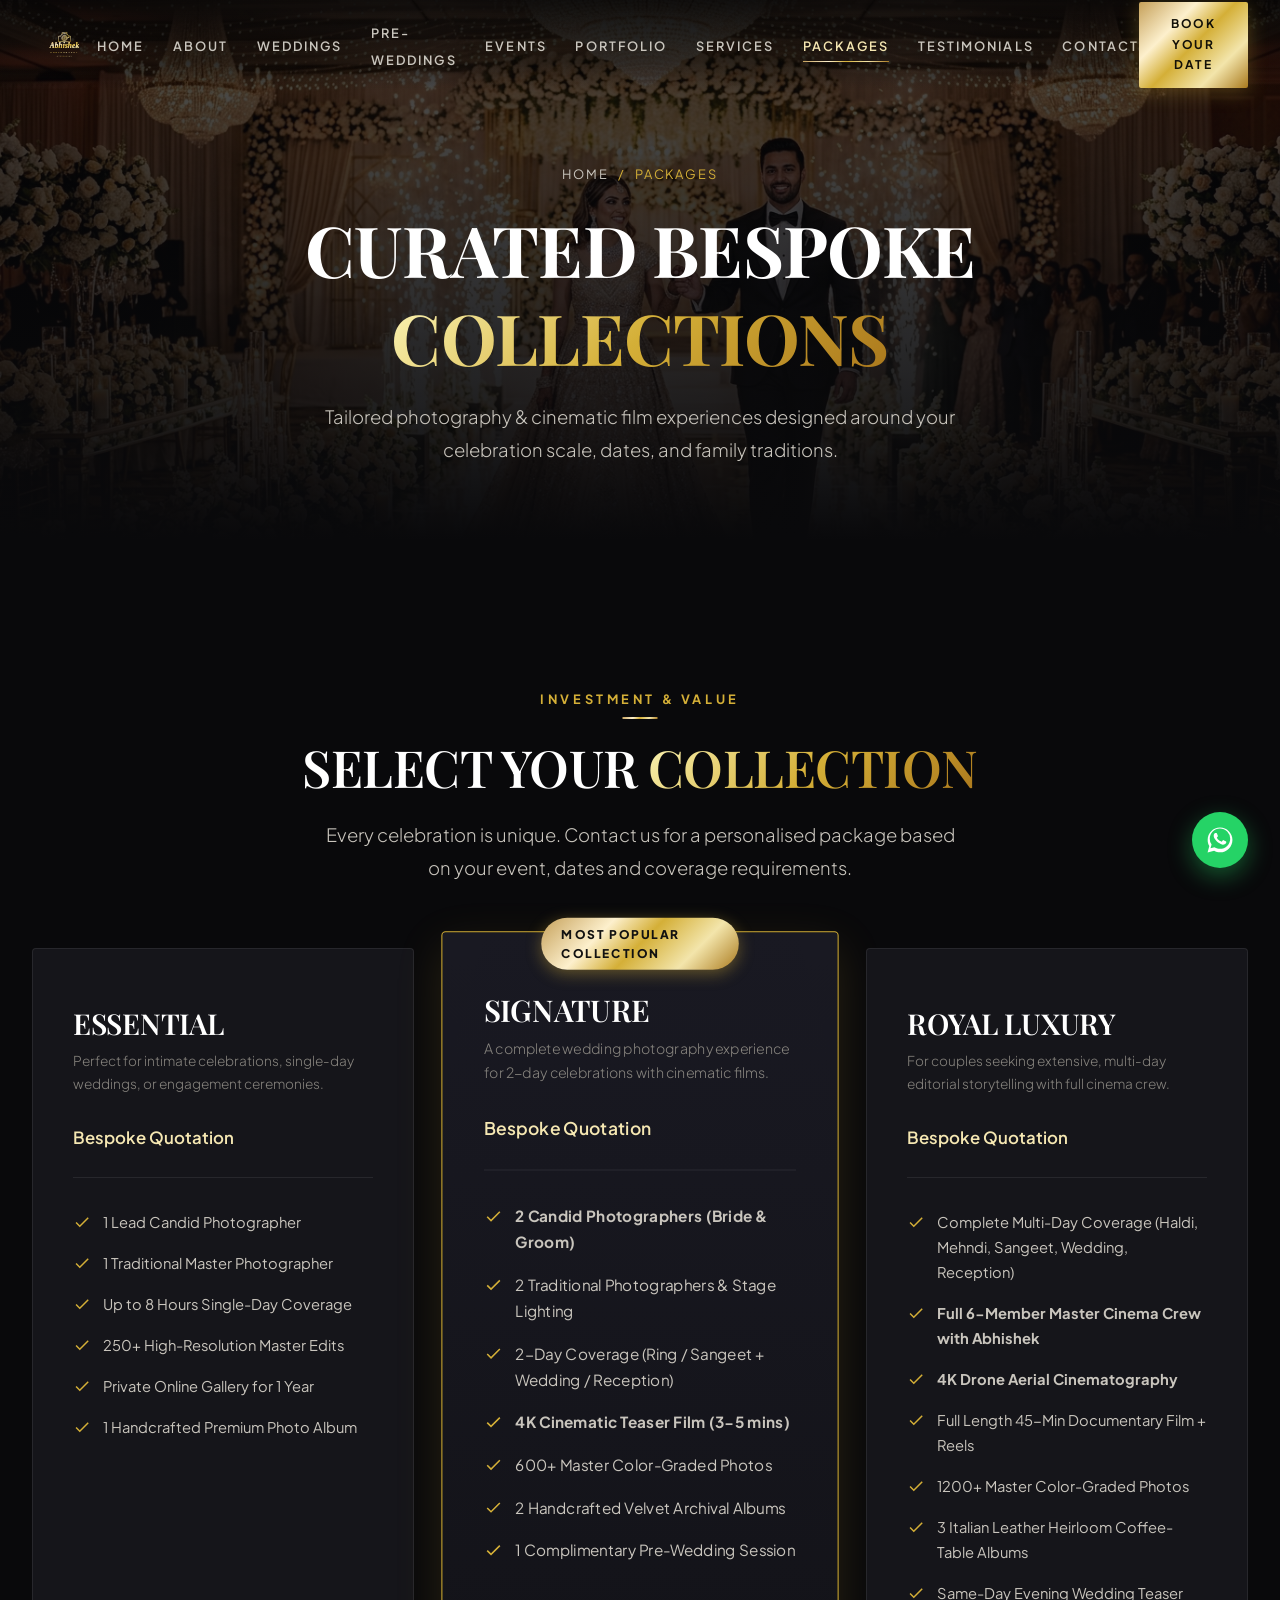
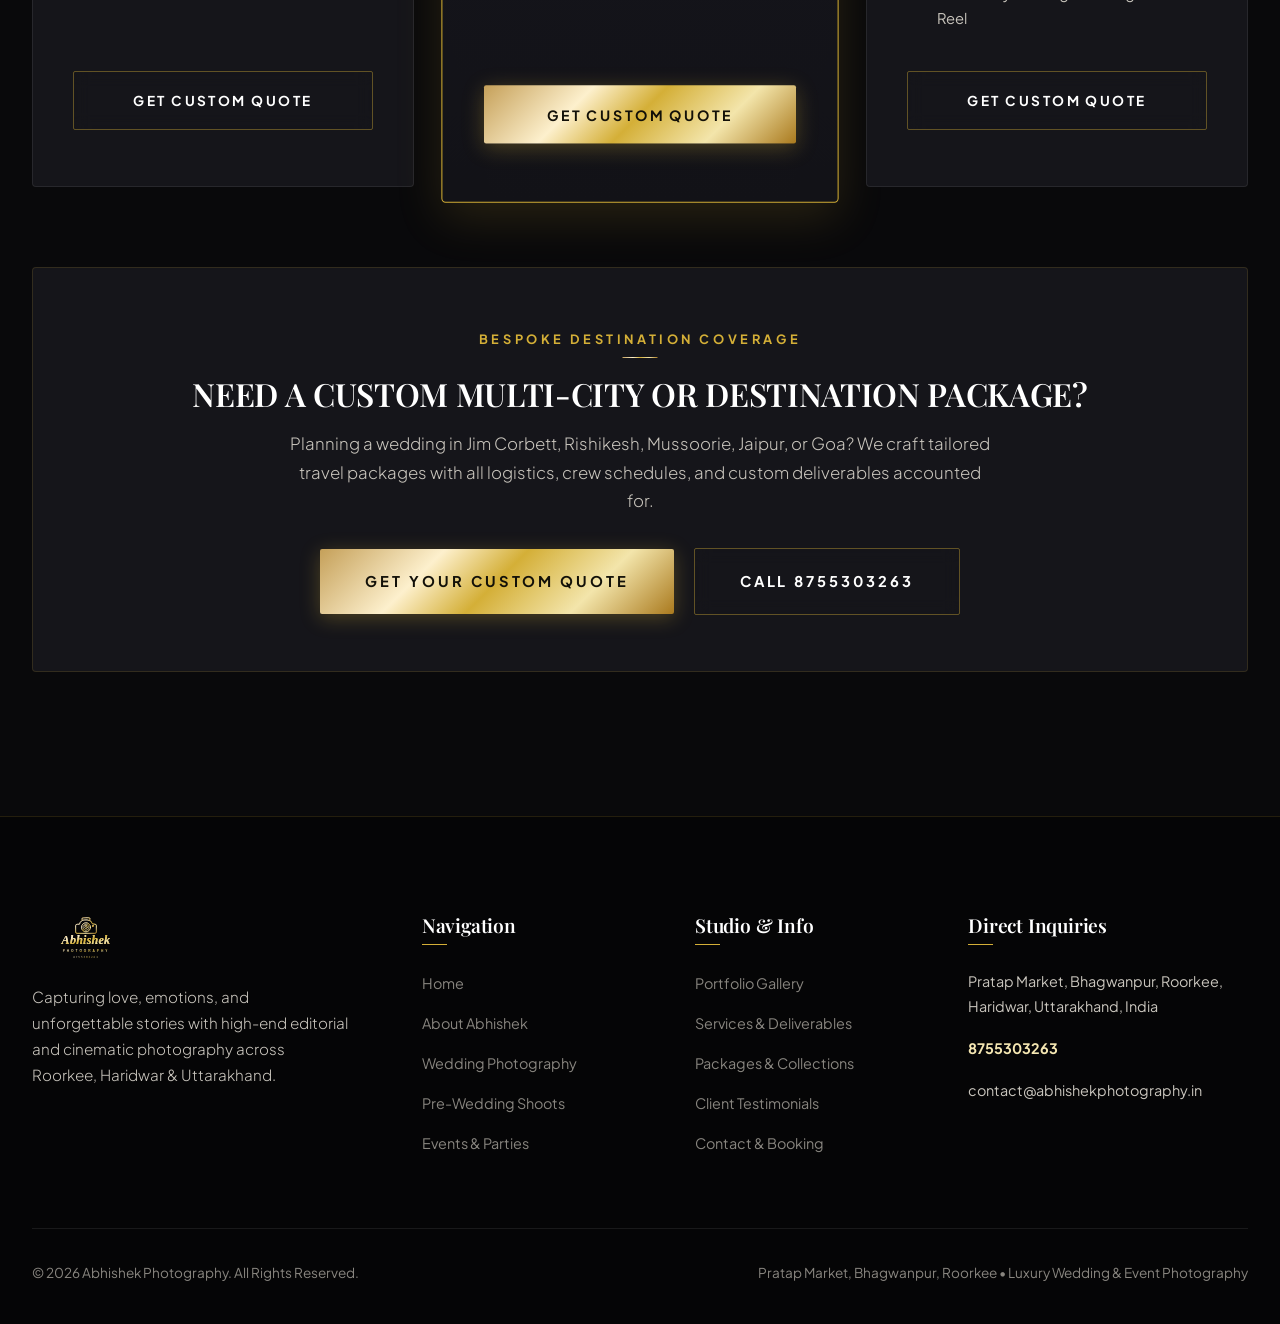
<file: packages.html>
<!DOCTYPE html>
<html lang="en">
<head>
  <meta charset="UTF-8">
  <meta name="viewport" content="width=device-width, initial-scale=1.0">
  <title>Packages & Collections | Abhishek Photography Roorkee</title>
  <meta name="description" content="Explore bespoke wedding photography packages: Essential, Signature, Royal, and Custom Tailored Collections by Abhishek Photography in Roorkee & Haridwar.">
  <link rel="canonical" href="https://abhishekphotography.in/packages.html">

  <meta property="og:type" content="website">
  <meta property="og:title" content="Wedding Packages & Collections | Abhishek Photography">
  <meta property="og:description" content="Transparent, luxury photography collections tailored to your wedding dates and traditions.">
  <meta property="og:image" content="assets/images/hero_reception_stage.jpg">

  <link rel="icon" type="image/svg+xml" href="assets/logo.svg">
  <link rel="stylesheet" href="css/style.css">
</head>
<body>

  <!-- Header -->
  <header class="site-header" id="siteHeader">
    <div class="container-wide header-inner">
      <a href="index.html" class="brand-logo" aria-label="Abhishek Photography Home">
        <img src="assets/logo.svg" alt="Abhishek Photography Luxury Logo" width="160" height="75">
      </a>

      <nav aria-label="Primary Navigation">
        <ul class="desktop-nav">
          <li><a href="index.html" class="nav-link">Home</a></li>
          <li><a href="about.html" class="nav-link">About</a></li>
          <li><a href="weddings.html" class="nav-link">Weddings</a></li>
          <li><a href="pre-weddings.html" class="nav-link">Pre-Weddings</a></li>
          <li><a href="events.html" class="nav-link">Events</a></li>
          <li><a href="portfolio.html" class="nav-link">Portfolio</a></li>
          <li><a href="services.html" class="nav-link">Services</a></li>
          <li><a href="packages.html" class="nav-link active">Packages</a></li>
          <li><a href="testimonials.html" class="nav-link">Testimonials</a></li>
          <li><a href="contact.html" class="nav-link">Contact</a></li>
        </ul>
      </nav>

      <div class="header-actions">
        <a href="contact.html" class="btn btn-primary btn-sm">Book Your Date</a>
        <button class="mobile-menu-toggle" aria-label="Toggle Mobile Navigation Menu">
          <span></span>
          <span></span>
          <span></span>
        </button>
      </div>
    </div>
  </header>

  <!-- Mobile Drawer -->
  <div class="mobile-drawer" id="mobileDrawer">
    <ul class="mobile-nav-list">
      <li><a href="index.html" class="mobile-nav-link">Home</a></li>
      <li><a href="about.html" class="mobile-nav-link">About</a></li>
      <li><a href="weddings.html" class="mobile-nav-link">Weddings</a></li>
      <li><a href="pre-weddings.html" class="mobile-nav-link">Pre-Weddings</a></li>
      <li><a href="events.html" class="mobile-nav-link">Events</a></li>
      <li><a href="portfolio.html" class="mobile-nav-link">Portfolio</a></li>
      <li><a href="services.html" class="mobile-nav-link">Services</a></li>
      <li><a href="packages.html" class="mobile-nav-link active">Packages</a></li>
      <li><a href="testimonials.html" class="mobile-nav-link">Testimonials</a></li>
      <li><a href="contact.html" class="mobile-nav-link">Contact</a></li>
    </ul>
    <a href="contact.html" class="btn btn-primary" style="width: 100%; margin-bottom: 2rem;">Book Your Date</a>
    <div class="mobile-contact-info">
      <a href="tel:8755303263" class="mobile-contact-phone">+91 8755303263</a>
      <p class="mobile-contact-address">Pratap Market, Bhagwanpur, Roorkee, Uttarakhand</p>
    </div>
  </div>

  <main>
    <!-- Page Hero Banner -->
    <section class="page-hero">
      <img class="page-hero-bg" src="assets/images/hero_reception_stage.jpg" alt="Wedding Packages by Abhishek Photography">
      <div class="page-hero-overlay"></div>
      <div class="page-hero-content reveal-on-scroll">
        <div class="breadcrumb-nav">
          <a href="index.html">Home</a> <span>/</span> <span>Packages</span>
        </div>
        <h1 class="section-title">CURATED BESPOKE <span class="gold-text">COLLECTIONS</span></h1>
        <p class="section-subtitle">Tailored photography & cinematic film experiences designed around your celebration scale, dates, and family traditions.</p>
      </div>
    </section>

    <!-- Packages Pricing Grid -->
    <section class="section-padding-lg" style="background: var(--bg-primary);">
      <div class="container-wide">
        
        <div class="section-header reveal-on-scroll">
          <span class="section-tag">Investment & Value</span>
          <h2 class="section-title">SELECT YOUR <span class="gold-text">COLLECTION</span></h2>
          <p class="section-subtitle">Every celebration is unique. Contact us for a personalised package based on your event, dates and coverage requirements.</p>
        </div>

        <div class="packages-grid reveal-on-scroll">
          
          <!-- 1: Essential -->
          <div class="package-card">
            <h3 class="package-name">ESSENTIAL</h3>
            <p class="package-subtitle">Perfect for intimate celebrations, single-day weddings, or engagement ceremonies.</p>
            <div class="package-price-tag">Bespoke Quotation</div>
            
            <ul class="package-features">
              <li><svg width="18" height="18" viewBox="0 0 24 24" fill="currentColor"><path d="M9 16.17L4.83 12l-1.42 1.41L9 19 21 7l-1.41-1.41z"/></svg> 1 Lead Candid Photographer</li>
              <li><svg width="18" height="18" viewBox="0 0 24 24" fill="currentColor"><path d="M9 16.17L4.83 12l-1.42 1.41L9 19 21 7l-1.41-1.41z"/></svg> 1 Traditional Master Photographer</li>
              <li><svg width="18" height="18" viewBox="0 0 24 24" fill="currentColor"><path d="M9 16.17L4.83 12l-1.42 1.41L9 19 21 7l-1.41-1.41z"/></svg> Up to 8 Hours Single-Day Coverage</li>
              <li><svg width="18" height="18" viewBox="0 0 24 24" fill="currentColor"><path d="M9 16.17L4.83 12l-1.42 1.41L9 19 21 7l-1.41-1.41z"/></svg> 250+ High-Resolution Master Edits</li>
              <li><svg width="18" height="18" viewBox="0 0 24 24" fill="currentColor"><path d="M9 16.17L4.83 12l-1.42 1.41L9 19 21 7l-1.41-1.41z"/></svg> Private Online Gallery for 1 Year</li>
              <li><svg width="18" height="18" viewBox="0 0 24 24" fill="currentColor"><path d="M9 16.17L4.83 12l-1.42 1.41L9 19 21 7l-1.41-1.41z"/></svg> 1 Handcrafted Premium Photo Album</li>
            </ul>

            <a href="https://wa.me/918755303263?text=Hi%20Abhishek%2C%20I%20would%20like%20to%20get%20a%20quote%20for%20the%20Essential%20Package." target="_blank" rel="noopener" class="btn btn-outline" style="width: 100%;">Get Custom Quote</a>
          </div>

          <!-- 2: Signature (Featured) -->
          <div class="package-card featured">
            <span class="package-badge">Most Popular Collection</span>
            <h3 class="package-name">SIGNATURE</h3>
            <p class="package-subtitle">A complete wedding photography experience for 2-day celebrations with cinematic films.</p>
            <div class="package-price-tag" style="color: var(--gold-light);">Bespoke Quotation</div>
            
            <ul class="package-features">
              <li><svg width="18" height="18" viewBox="0 0 24 24" fill="currentColor"><path d="M9 16.17L4.83 12l-1.42 1.41L9 19 21 7l-1.41-1.41z"/></svg> <strong>2 Candid Photographers (Bride & Groom)</strong></li>
              <li><svg width="18" height="18" viewBox="0 0 24 24" fill="currentColor"><path d="M9 16.17L4.83 12l-1.42 1.41L9 19 21 7l-1.41-1.41z"/></svg> 2 Traditional Photographers & Stage Lighting</li>
              <li><svg width="18" height="18" viewBox="0 0 24 24" fill="currentColor"><path d="M9 16.17L4.83 12l-1.42 1.41L9 19 21 7l-1.41-1.41z"/></svg> 2-Day Coverage (Ring / Sangeet + Wedding / Reception)</li>
              <li><svg width="18" height="18" viewBox="0 0 24 24" fill="currentColor"><path d="M9 16.17L4.83 12l-1.42 1.41L9 19 21 7l-1.41-1.41z"/></svg> <strong>4K Cinematic Teaser Film (3-5 mins)</strong></li>
              <li><svg width="18" height="18" viewBox="0 0 24 24" fill="currentColor"><path d="M9 16.17L4.83 12l-1.42 1.41L9 19 21 7l-1.41-1.41z"/></svg> 600+ Master Color-Graded Photos</li>
              <li><svg width="18" height="18" viewBox="0 0 24 24" fill="currentColor"><path d="M9 16.17L4.83 12l-1.42 1.41L9 19 21 7l-1.41-1.41z"/></svg> 2 Handcrafted Velvet Archival Albums</li>
              <li><svg width="18" height="18" viewBox="0 0 24 24" fill="currentColor"><path d="M9 16.17L4.83 12l-1.42 1.41L9 19 21 7l-1.41-1.41z"/></svg> 1 Complimentary Pre-Wedding Session</li>
            </ul>

            <a href="https://wa.me/918755303263?text=Hi%20Abhishek%2C%20I%20would%20like%20to%20get%20a%20quote%20for%20the%20Signature%20Package." target="_blank" rel="noopener" class="btn btn-primary" style="width: 100%;">Get Custom Quote</a>
          </div>

          <!-- 3: Royal -->
          <div class="package-card">
            <h3 class="package-name">ROYAL LUXURY</h3>
            <p class="package-subtitle">For couples seeking extensive, multi-day editorial storytelling with full cinema crew.</p>
            <div class="package-price-tag">Bespoke Quotation</div>
            
            <ul class="package-features">
              <li><svg width="18" height="18" viewBox="0 0 24 24" fill="currentColor"><path d="M9 16.17L4.83 12l-1.42 1.41L9 19 21 7l-1.41-1.41z"/></svg> Complete Multi-Day Coverage (Haldi, Mehndi, Sangeet, Wedding, Reception)</li>
              <li><svg width="18" height="18" viewBox="0 0 24 24" fill="currentColor"><path d="M9 16.17L4.83 12l-1.42 1.41L9 19 21 7l-1.41-1.41z"/></svg> <strong>Full 6-Member Master Cinema Crew with Abhishek</strong></li>
              <li><svg width="18" height="18" viewBox="0 0 24 24" fill="currentColor"><path d="M9 16.17L4.83 12l-1.42 1.41L9 19 21 7l-1.41-1.41z"/></svg> <strong>4K Drone Aerial Cinematography</strong></li>
              <li><svg width="18" height="18" viewBox="0 0 24 24" fill="currentColor"><path d="M9 16.17L4.83 12l-1.42 1.41L9 19 21 7l-1.41-1.41z"/></svg> Full Length 45-Min Documentary Film + Reels</li>
              <li><svg width="18" height="18" viewBox="0 0 24 24" fill="currentColor"><path d="M9 16.17L4.83 12l-1.42 1.41L9 19 21 7l-1.41-1.41z"/></svg> 1200+ Master Color-Graded Photos</li>
              <li><svg width="18" height="18" viewBox="0 0 24 24" fill="currentColor"><path d="M9 16.17L4.83 12l-1.42 1.41L9 19 21 7l-1.41-1.41z"/></svg> 3 Italian Leather Heirloom Coffee-Table Albums</li>
              <li><svg width="18" height="18" viewBox="0 0 24 24" fill="currentColor"><path d="M9 16.17L4.83 12l-1.42 1.41L9 19 21 7l-1.41-1.41z"/></svg> Same-Day Evening Wedding Teaser Reel</li>
            </ul>

            <a href="https://wa.me/918755303263?text=Hi%20Abhishek%2C%20I%20would%20like%20to%20get%20a%20quote%20for%20the%20Royal%20Luxury%20Package." target="_blank" rel="noopener" class="btn btn-outline" style="width: 100%;">Get Custom Quote</a>
          </div>

        </div>

        <!-- Custom Package Callout -->
        <div class="reveal-on-scroll" style="margin-top: 5rem; background: var(--bg-card); border: 1px solid var(--border-subtle); border-radius: 4px; padding: 3.5rem; text-align: center;">
          <span class="section-tag">Bespoke Destination Coverage</span>
          <h3 style="font-size: 2rem; margin-bottom: 1rem;">NEED A CUSTOM MULTI-CITY OR DESTINATION PACKAGE?</h3>
          <p style="max-width: 700px; margin: 0 auto 2rem; color: var(--text-secondary);">Planning a wedding in Jim Corbett, Rishikesh, Mussoorie, Jaipur, or Goa? We craft tailored travel packages with all logistics, crew schedules, and custom deliverables accounted for.</p>
          <div class="btn-group" style="justify-content: center;">
            <a href="contact.html" class="btn btn-primary btn-lg">Get Your Custom Quote</a>
            <a href="tel:8755303263" class="btn btn-outline btn-lg">Call 8755303263</a>
          </div>
        </div>

      </div>
    </section>
  </main>

  <!-- Footer -->
  <footer class="site-footer">
    <div class="container-wide">
      <div class="footer-grid">
        <div class="footer-brand">
          <a href="index.html" class="brand-logo" style="margin-bottom: 1rem;">
            <img src="assets/logo.svg" alt="Abhishek Photography Logo" width="180">
          </a>
          <p>Capturing love, emotions, and unforgettable stories with high-end editorial and cinematic photography across Roorkee, Haridwar & Uttarakhand.</p>
        </div>
        <div>
          <h4 class="footer-col-title">Navigation</h4>
          <ul class="footer-links-list">
            <li><a href="index.html" class="footer-link">Home</a></li>
            <li><a href="about.html" class="footer-link">About Abhishek</a></li>
            <li><a href="weddings.html" class="footer-link">Wedding Photography</a></li>
            <li><a href="pre-weddings.html" class="footer-link">Pre-Wedding Shoots</a></li>
            <li><a href="events.html" class="footer-link">Events & Parties</a></li>
          </ul>
        </div>
        <div>
          <h4 class="footer-col-title">Studio & Info</h4>
          <ul class="footer-links-list">
            <li><a href="portfolio.html" class="footer-link">Portfolio Gallery</a></li>
            <li><a href="services.html" class="footer-link">Services & Deliverables</a></li>
            <li><a href="packages.html" class="footer-link">Packages & Collections</a></li>
            <li><a href="testimonials.html" class="footer-link">Client Testimonials</a></li>
            <li><a href="contact.html" class="footer-link">Contact & Booking</a></li>
          </ul>
        </div>
        <div>
          <h4 class="footer-col-title">Direct Inquiries</h4>
          <ul class="footer-contact-info">
            <li><span>Pratap Market, Bhagwanpur, Roorkee, Haridwar, Uttarakhand, India</span></li>
            <li><a href="tel:8755303263" style="color: var(--gold-light); font-weight: 700;">8755303263</a></li>
            <li><span>contact@abhishekphotography.in</span></li>
          </ul>
        </div>
      </div>
      <div class="footer-bottom">
        <div>© <span class="current-year">2026</span> Abhishek Photography. All Rights Reserved.</div>
        <div>Pratap Market, Bhagwanpur, Roorkee • Luxury Wedding & Event Photography</div>
      </div>
    </div>
  </footer>

  <!-- Floating Actions -->
  <div class="floating-actions">
    <a href="https://wa.me/918755303263?text=Hi%20Abhishek%2C%20I%20would%20like%20to%20request%20a%20custom%20quote%20for%20my%20wedding." target="_blank" rel="noopener" class="floating-btn whatsapp" aria-label="Chat on WhatsApp">
      <span class="floating-tooltip">Chat on WhatsApp</span>
      <svg width="30" height="30" viewBox="0 0 24 24" fill="currentColor"><path d="M12.04 2c-5.46 0-9.91 4.45-9.91 9.91 0 1.75.46 3.45 1.32 4.95L2.05 22l5.25-1.38c1.45.79 3.08 1.21 4.74 1.21 5.46 0 9.91-4.45 9.91-9.91 0-2.65-1.03-5.14-2.9-7.01A9.816 9.816 0 0012.04 2zm0 17.06c-1.48 0-2.93-.4-4.2-1.15l-.3-.18-3.12.82.83-3.04-.2-.31a8.13 8.13 0 01-1.25-4.29c0-4.51 3.67-8.18 8.18-8.18 2.18 0 4.24.85 5.78 2.39a8.13 8.13 0 012.4 5.79c0 4.51-3.67 8.18-8.18 8.18zm4.48-6.13c-.25-.12-1.45-.72-1.68-.8-.23-.08-.39-.12-.56.12-.17.25-.64.8-.79.97-.15.17-.29.19-.54.07-.25-.12-1.04-.38-1.99-1.22-.73-.65-1.23-1.46-1.38-1.71-.15-.25-.02-.38.11-.5.11-.11.25-.29.37-.43.12-.15.17-.25.25-.41.08-.17.04-.31-.02-.43-.06-.12-.56-1.35-.76-1.85-.2-.48-.4-.42-.56-.43h-.48c-.17 0-.43.06-.66.31-.23.25-.87.85-.87 2.08s.89 2.41 1.02 2.58c.12.17 1.75 2.67 4.24 3.75.59.26 1.05.41 1.41.53.6.19 1.14.16 1.57.1.48-.07 1.45-.59 1.66-1.17.2-.57.2-1.07.14-1.17-.06-.1-.23-.16-.47-.28z"/></svg>
    </a>
    <a href="tel:8755303263" class="floating-btn call" aria-label="Call Abhishek Photography">
      <span class="floating-tooltip">Call 8755303263</span>
      <svg width="24" height="24" viewBox="0 0 24 24" fill="currentColor"><path d="M6.62 10.79a15.05 15.05 0 006.59 6.59l2.2-2.2a1 1 0 011.02-.24 11.72 11.72 0 003.68.59 1 1 0 011 1V20a1 1 0 01-1 1A17 17 0 013 4a1 1 0 011-1h3.5a1 1 0 011 1 11.72 11.72 0 00.59 3.68 1 1 0 01-.24 1.02l-2.23 2.09z"/></svg>
    </a>
  </div>

  <button class="back-to-top" aria-label="Scroll to top">
    <svg width="20" height="20" viewBox="0 0 24 24" fill="currentColor"><path d="M7.41 15.41L12 10.83l4.59 4.58L18 14l-6-6-6 6z"/></svg>
  </button>

  <script src="js/main.js"></script>
</body>
</html>
</file>
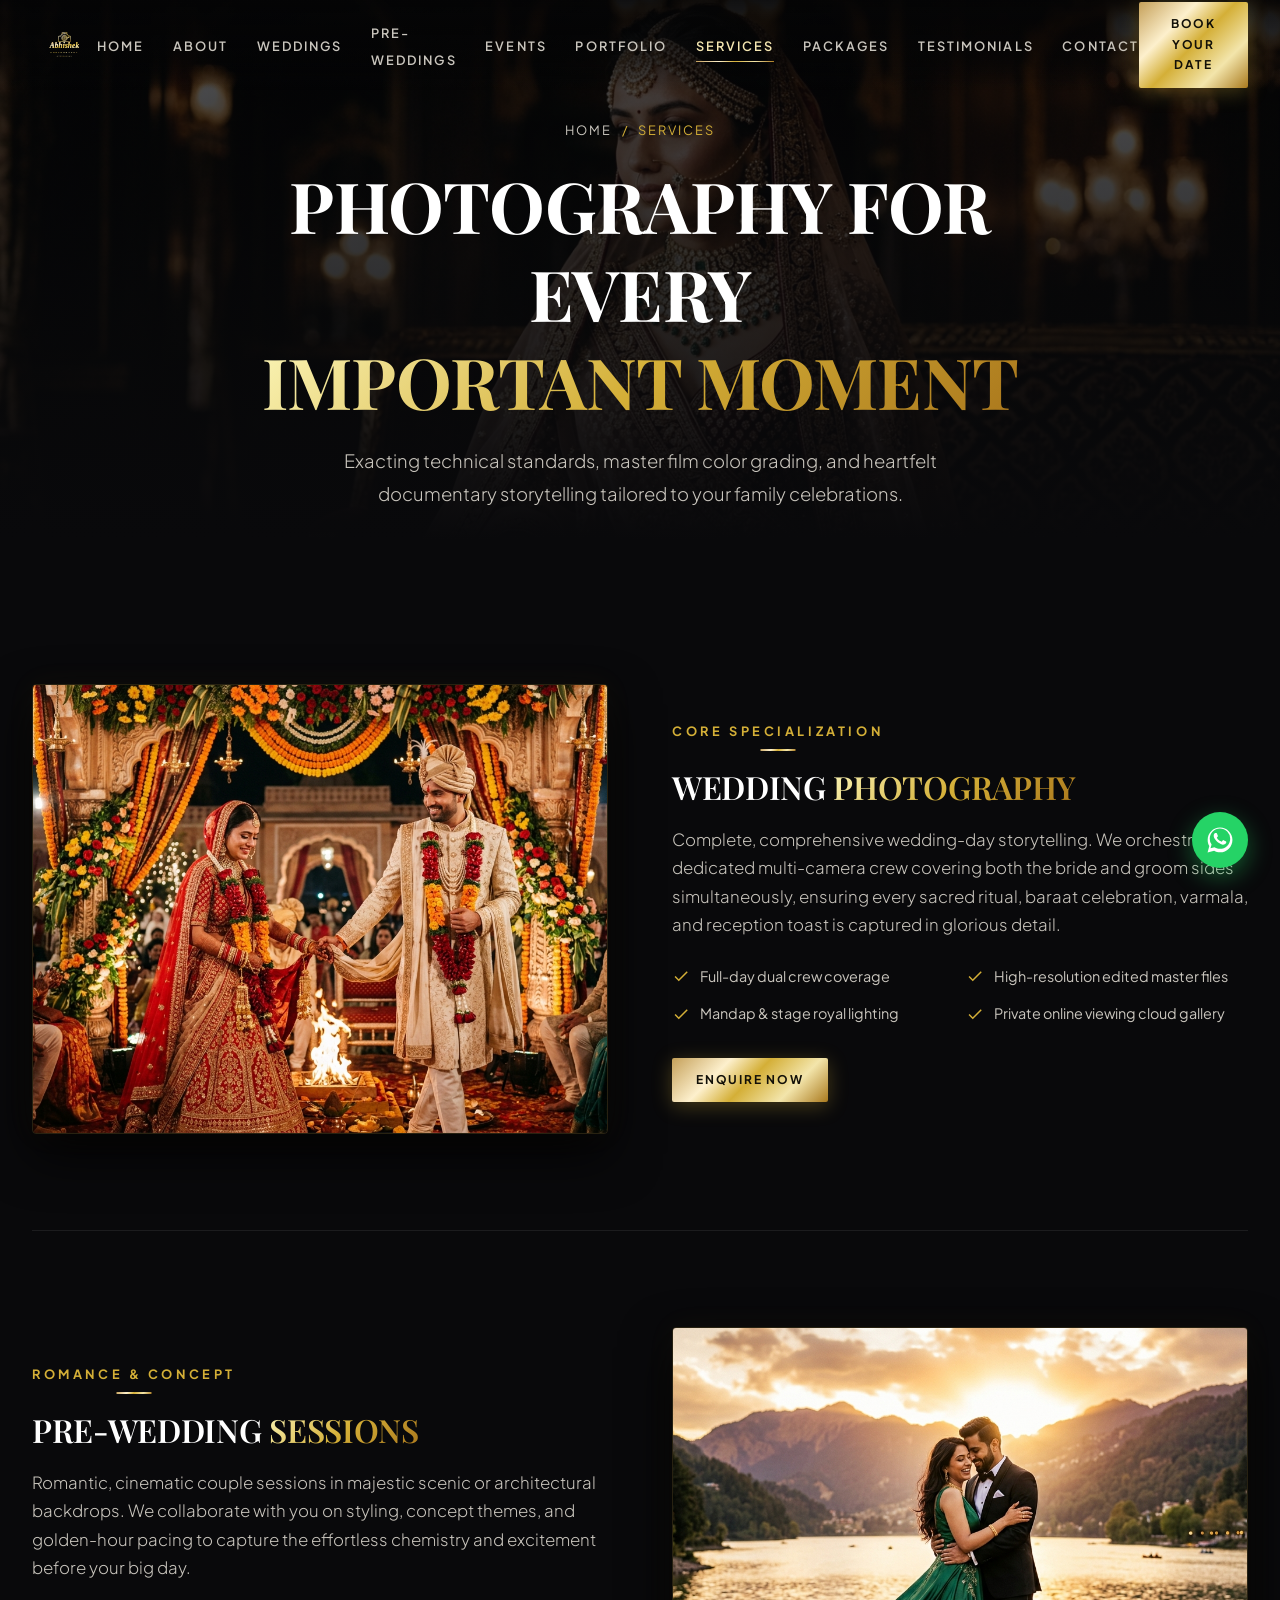
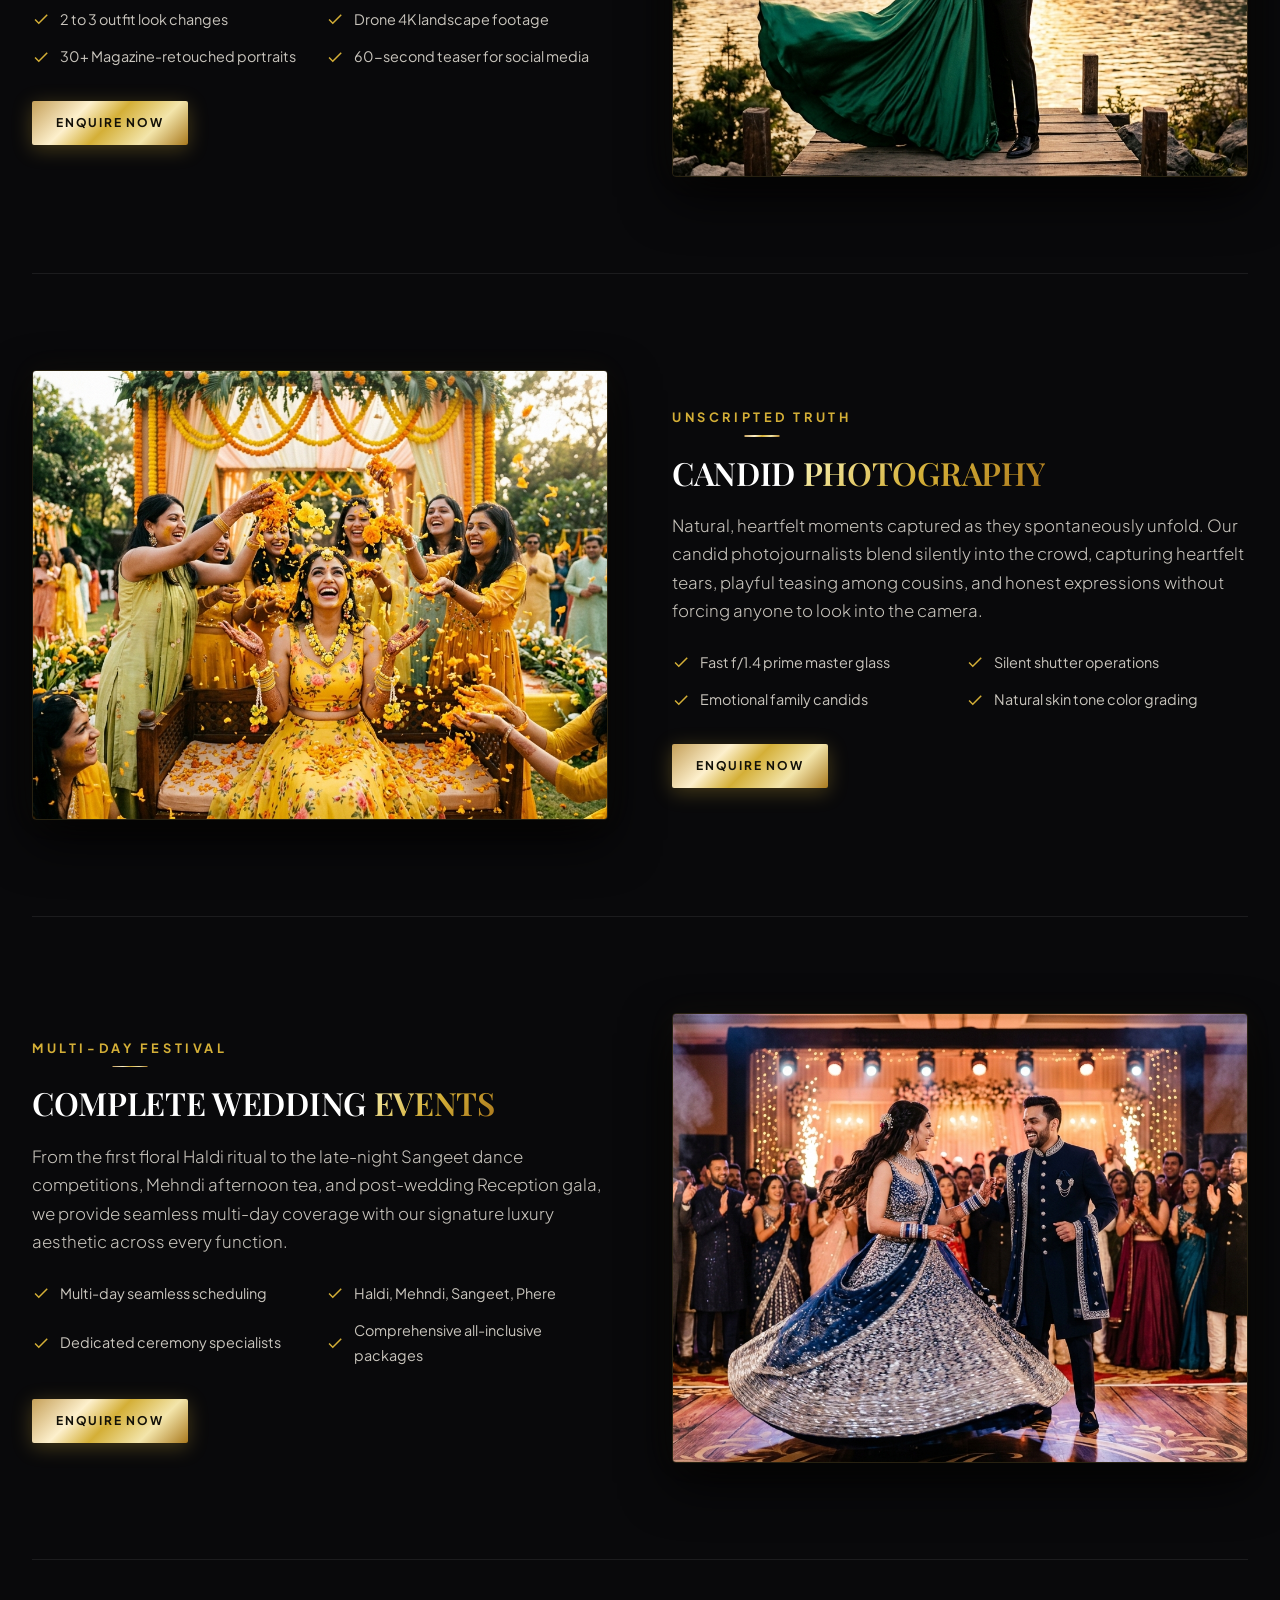
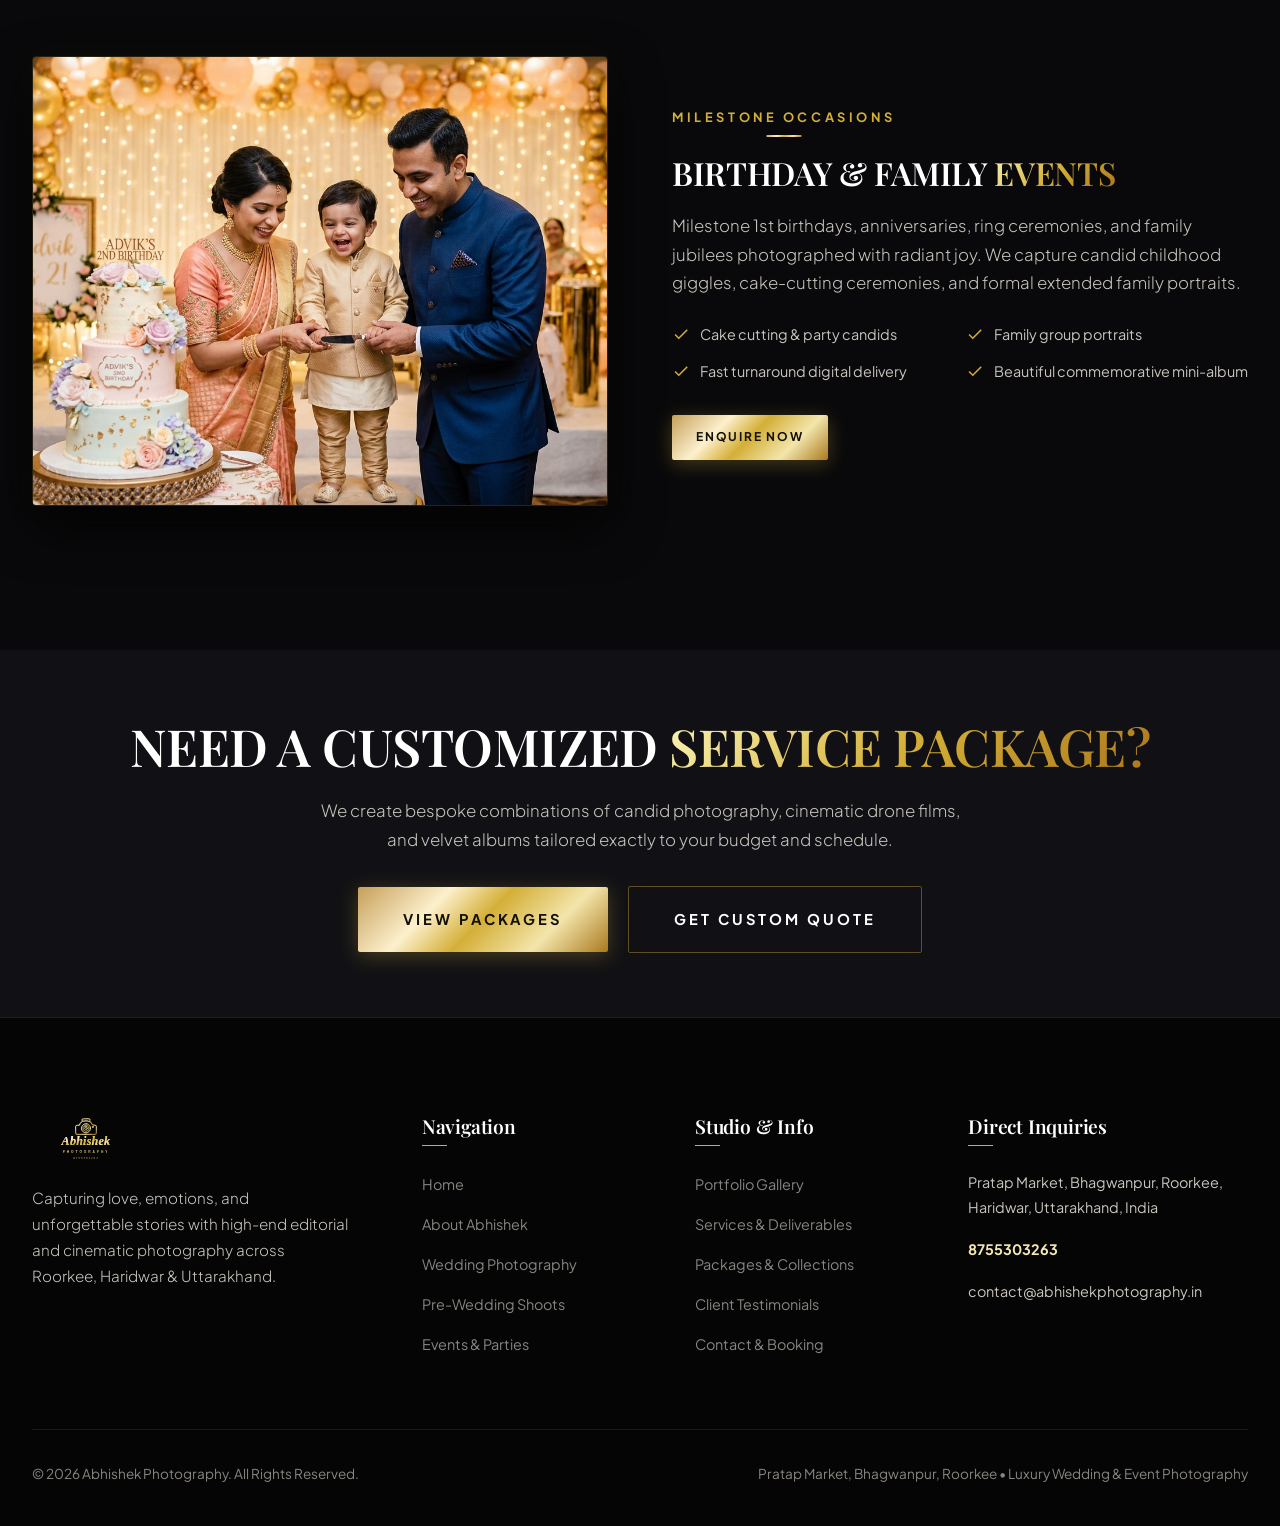
<file: services.html>
<!DOCTYPE html>
<html lang="en">
<head>
  <meta charset="UTF-8">
  <meta name="viewport" content="width=device-width, initial-scale=1.0">
  <title>Services & Deliverables | Abhishek Photography Roorkee</title>
  <meta name="description" content="Explore luxury photography services by Abhishek Photography: Candid Wedding, Traditional Masterclass, 4K Drone Films, Pre-Wedding, and Heirloom Albums.">
  <link rel="canonical" href="https://abhishekphotography.in/services.html">

  <meta property="og:type" content="website">
  <meta property="og:title" content="Photography Services | Abhishek Photography">
  <meta property="og:description" content="Comprehensive wedding, pre-wedding, and celebration photography crafted with royal finesse.">
  <meta property="og:image" content="assets/images/hero_bridal_portrait.jpg">

  <link rel="icon" type="image/svg+xml" href="assets/logo.svg">
  <link rel="stylesheet" href="css/style.css">
</head>
<body>

  <!-- Header -->
  <header class="site-header" id="siteHeader">
    <div class="container-wide header-inner">
      <a href="index.html" class="brand-logo" aria-label="Abhishek Photography Home">
        <img src="assets/logo.svg" alt="Abhishek Photography Luxury Logo" width="160" height="75">
      </a>

      <nav aria-label="Primary Navigation">
        <ul class="desktop-nav">
          <li><a href="index.html" class="nav-link">Home</a></li>
          <li><a href="about.html" class="nav-link">About</a></li>
          <li><a href="weddings.html" class="nav-link">Weddings</a></li>
          <li><a href="pre-weddings.html" class="nav-link">Pre-Weddings</a></li>
          <li><a href="events.html" class="nav-link">Events</a></li>
          <li><a href="portfolio.html" class="nav-link">Portfolio</a></li>
          <li><a href="services.html" class="nav-link active">Services</a></li>
          <li><a href="packages.html" class="nav-link">Packages</a></li>
          <li><a href="testimonials.html" class="nav-link">Testimonials</a></li>
          <li><a href="contact.html" class="nav-link">Contact</a></li>
        </ul>
      </nav>

      <div class="header-actions">
        <a href="contact.html" class="btn btn-primary btn-sm">Book Your Date</a>
        <button class="mobile-menu-toggle" aria-label="Toggle Mobile Navigation Menu">
          <span></span>
          <span></span>
          <span></span>
        </button>
      </div>
    </div>
  </header>

  <!-- Mobile Drawer -->
  <div class="mobile-drawer" id="mobileDrawer">
    <ul class="mobile-nav-list">
      <li><a href="index.html" class="mobile-nav-link">Home</a></li>
      <li><a href="about.html" class="mobile-nav-link">About</a></li>
      <li><a href="weddings.html" class="mobile-nav-link">Weddings</a></li>
      <li><a href="pre-weddings.html" class="mobile-nav-link">Pre-Weddings</a></li>
      <li><a href="events.html" class="mobile-nav-link">Events</a></li>
      <li><a href="portfolio.html" class="mobile-nav-link">Portfolio</a></li>
      <li><a href="services.html" class="mobile-nav-link active">Services</a></li>
      <li><a href="packages.html" class="mobile-nav-link">Packages</a></li>
      <li><a href="testimonials.html" class="mobile-nav-link">Testimonials</a></li>
      <li><a href="contact.html" class="mobile-nav-link">Contact</a></li>
    </ul>
    <a href="contact.html" class="btn btn-primary" style="width: 100%; margin-bottom: 2rem;">Book Your Date</a>
    <div class="mobile-contact-info">
      <a href="tel:8755303263" class="mobile-contact-phone">+91 8755303263</a>
      <p class="mobile-contact-address">Pratap Market, Bhagwanpur, Roorkee, Uttarakhand</p>
    </div>
  </div>

  <main>
    <!-- Page Hero Banner -->
    <section class="page-hero">
      <img class="page-hero-bg" src="assets/images/hero_bridal_portrait.jpg" alt="Photography Services by Abhishek Photography">
      <div class="page-hero-overlay"></div>
      <div class="page-hero-content reveal-on-scroll">
        <div class="breadcrumb-nav">
          <a href="index.html">Home</a> <span>/</span> <span>Services</span>
        </div>
        <h1 class="section-title">PHOTOGRAPHY FOR EVERY<br><span class="gold-text">IMPORTANT MOMENT</span></h1>
        <p class="section-subtitle">Exacting technical standards, master film color grading, and heartfelt documentary storytelling tailored to your family celebrations.</p>
      </div>
    </section>

    <!-- Detailed Services List -->
    <section class="section-padding-lg" style="background: var(--bg-primary);">
      <div class="container">

        <!-- 1: Wedding Photography -->
        <div class="service-detailed-row reveal-on-scroll">
          <div class="service-img-box">
            <img src="assets/images/hero_mandap_phere.jpg" alt="Wedding Photography Service" loading="lazy">
          </div>
          <div class="service-info">
            <span class="section-tag">Core Specialization</span>
            <h3>WEDDING <span class="gold-text">PHOTOGRAPHY</span></h3>
            <p>Complete, comprehensive wedding-day storytelling. We orchestrate a dedicated multi-camera crew covering both the bride and groom sides simultaneously, ensuring every sacred ritual, baraat celebration, varmala, and reception toast is captured in glorious detail.</p>
            <ul class="service-deliverables">
              <li><svg width="18" height="18" viewBox="0 0 24 24" fill="currentColor"><path d="M9 16.17L4.83 12l-1.42 1.41L9 19 21 7l-1.41-1.41z"/></svg> Full-day dual crew coverage</li>
              <li><svg width="18" height="18" viewBox="0 0 24 24" fill="currentColor"><path d="M9 16.17L4.83 12l-1.42 1.41L9 19 21 7l-1.41-1.41z"/></svg> High-resolution edited master files</li>
              <li><svg width="18" height="18" viewBox="0 0 24 24" fill="currentColor"><path d="M9 16.17L4.83 12l-1.42 1.41L9 19 21 7l-1.41-1.41z"/></svg> Mandap & stage royal lighting</li>
              <li><svg width="18" height="18" viewBox="0 0 24 24" fill="currentColor"><path d="M9 16.17L4.83 12l-1.42 1.41L9 19 21 7l-1.41-1.41z"/></svg> Private online viewing cloud gallery</li>
            </ul>
            <a href="https://wa.me/918755303263?text=Hi%20Abhishek%2C%20I%20am%20interested%20in%20Wedding%20Photography%20services." target="_blank" rel="noopener" class="btn btn-primary btn-sm">Enquire Now</a>
          </div>
        </div>

        <!-- 2: Pre-Wedding Photography -->
        <div class="service-detailed-row reverse reveal-on-scroll">
          <div class="service-img-box">
            <img src="assets/images/hero_prewedding_couple.jpg" alt="Pre-Wedding Shoot Service" loading="lazy">
          </div>
          <div class="service-info">
            <span class="section-tag">Romance & Concept</span>
            <h3>PRE-WEDDING <span class="gold-text">SESSIONS</span></h3>
            <p>Romantic, cinematic couple sessions in majestic scenic or architectural backdrops. We collaborate with you on styling, concept themes, and golden-hour pacing to capture the effortless chemistry and excitement before your big day.</p>
            <ul class="service-deliverables">
              <li><svg width="18" height="18" viewBox="0 0 24 24" fill="currentColor"><path d="M9 16.17L4.83 12l-1.42 1.41L9 19 21 7l-1.41-1.41z"/></svg> 2 to 3 outfit look changes</li>
              <li><svg width="18" height="18" viewBox="0 0 24 24" fill="currentColor"><path d="M9 16.17L4.83 12l-1.42 1.41L9 19 21 7l-1.41-1.41z"/></svg> Drone 4K landscape footage</li>
              <li><svg width="18" height="18" viewBox="0 0 24 24" fill="currentColor"><path d="M9 16.17L4.83 12l-1.42 1.41L9 19 21 7l-1.41-1.41z"/></svg> 30+ Magazine-retouched portraits</li>
              <li><svg width="18" height="18" viewBox="0 0 24 24" fill="currentColor"><path d="M9 16.17L4.83 12l-1.42 1.41L9 19 21 7l-1.41-1.41z"/></svg> 60-second teaser for social media</li>
            </ul>
            <a href="https://wa.me/918755303263?text=Hi%20Abhishek%2C%20I%20am%20interested%20in%20Pre-Wedding%20Photography%20services." target="_blank" rel="noopener" class="btn btn-primary btn-sm">Enquire Now</a>
          </div>
        </div>

        <!-- 3: Candid & Emotional Photography -->
        <div class="service-detailed-row reveal-on-scroll">
          <div class="service-img-box">
            <img src="assets/images/hero_haldi_celebration.jpg" alt="Candid Emotional Photography" loading="lazy">
          </div>
          <div class="service-info">
            <span class="section-tag">Unscripted Truth</span>
            <h3>CANDID <span class="gold-text">PHOTOGRAPHY</span></h3>
            <p>Natural, heartfelt moments captured as they spontaneously unfold. Our candid photojournalists blend silently into the crowd, capturing heartfelt tears, playful teasing among cousins, and honest expressions without forcing anyone to look into the camera.</p>
            <ul class="service-deliverables">
              <li><svg width="18" height="18" viewBox="0 0 24 24" fill="currentColor"><path d="M9 16.17L4.83 12l-1.42 1.41L9 19 21 7l-1.41-1.41z"/></svg> Fast f/1.4 prime master glass</li>
              <li><svg width="18" height="18" viewBox="0 0 24 24" fill="currentColor"><path d="M9 16.17L4.83 12l-1.42 1.41L9 19 21 7l-1.41-1.41z"/></svg> Silent shutter operations</li>
              <li><svg width="18" height="18" viewBox="0 0 24 24" fill="currentColor"><path d="M9 16.17L4.83 12l-1.42 1.41L9 19 21 7l-1.41-1.41z"/></svg> Emotional family candids</li>
              <li><svg width="18" height="18" viewBox="0 0 24 24" fill="currentColor"><path d="M9 16.17L4.83 12l-1.42 1.41L9 19 21 7l-1.41-1.41z"/></svg> Natural skin tone color grading</li>
            </ul>
            <a href="https://wa.me/918755303263?text=Hi%20Abhishek%2C%20I%20am%20interested%20in%20Candid%20Photography%20services." target="_blank" rel="noopener" class="btn btn-primary btn-sm">Enquire Now</a>
          </div>
        </div>

        <!-- 4: Complete Wedding Events (Haldi, Mehndi, Sangeet) -->
        <div class="service-detailed-row reverse reveal-on-scroll">
          <div class="service-img-box">
            <img src="assets/images/hero_sangeet_celebration.jpg" alt="Complete Wedding Event Coverage" loading="lazy">
          </div>
          <div class="service-info">
            <span class="section-tag">Multi-Day Festival</span>
            <h3>COMPLETE WEDDING <span class="gold-text">EVENTS</span></h3>
            <p>From the first floral Haldi ritual to the late-night Sangeet dance competitions, Mehndi afternoon tea, and post-wedding Reception gala, we provide seamless multi-day coverage with our signature luxury aesthetic across every function.</p>
            <ul class="service-deliverables">
              <li><svg width="18" height="18" viewBox="0 0 24 24" fill="currentColor"><path d="M9 16.17L4.83 12l-1.42 1.41L9 19 21 7l-1.41-1.41z"/></svg> Multi-day seamless scheduling</li>
              <li><svg width="18" height="18" viewBox="0 0 24 24" fill="currentColor"><path d="M9 16.17L4.83 12l-1.42 1.41L9 19 21 7l-1.41-1.41z"/></svg> Haldi, Mehndi, Sangeet, Phere</li>
              <li><svg width="18" height="18" viewBox="0 0 24 24" fill="currentColor"><path d="M9 16.17L4.83 12l-1.42 1.41L9 19 21 7l-1.41-1.41z"/></svg> Dedicated ceremony specialists</li>
              <li><svg width="18" height="18" viewBox="0 0 24 24" fill="currentColor"><path d="M9 16.17L4.83 12l-1.42 1.41L9 19 21 7l-1.41-1.41z"/></svg> Comprehensive all-inclusive packages</li>
            </ul>
            <a href="https://wa.me/918755303263?text=Hi%20Abhishek%2C%20I%20am%20interested%20in%20Complete%20Wedding%20Events%20coverage." target="_blank" rel="noopener" class="btn btn-primary btn-sm">Enquire Now</a>
          </div>
        </div>

        <!-- 5: Birthday & Family Celebrations -->
        <div class="service-detailed-row reveal-on-scroll">
          <div class="service-img-box">
            <img src="assets/images/hero_birthday_celebration.jpg" alt="Birthday and Family Photography" loading="lazy">
          </div>
          <div class="service-info">
            <span class="section-tag">Milestone Occasions</span>
            <h3>BIRTHDAY & FAMILY <span class="gold-text">EVENTS</span></h3>
            <p>Milestone 1st birthdays, anniversaries, ring ceremonies, and family jubilees photographed with radiant joy. We capture candid childhood giggles, cake-cutting ceremonies, and formal extended family portraits.</p>
            <ul class="service-deliverables">
              <li><svg width="18" height="18" viewBox="0 0 24 24" fill="currentColor"><path d="M9 16.17L4.83 12l-1.42 1.41L9 19 21 7l-1.41-1.41z"/></svg> Cake cutting & party candids</li>
              <li><svg width="18" height="18" viewBox="0 0 24 24" fill="currentColor"><path d="M9 16.17L4.83 12l-1.42 1.41L9 19 21 7l-1.41-1.41z"/></svg> Family group portraits</li>
              <li><svg width="18" height="18" viewBox="0 0 24 24" fill="currentColor"><path d="M9 16.17L4.83 12l-1.42 1.41L9 19 21 7l-1.41-1.41z"/></svg> Fast turnaround digital delivery</li>
              <li><svg width="18" height="18" viewBox="0 0 24 24" fill="currentColor"><path d="M9 16.17L4.83 12l-1.42 1.41L9 19 21 7l-1.41-1.41z"/></svg> Beautiful commemorative mini-album</li>
            </ul>
            <a href="https://wa.me/918755303263?text=Hi%20Abhishek%2C%20I%20am%20interested%20in%20Birthday%20Event%20Photography." target="_blank" rel="noopener" class="btn btn-primary btn-sm">Enquire Now</a>
          </div>
        </div>

      </div>
    </section>

    <!-- Bottom CTA -->
    <section class="section-padding-sm" style="background: var(--bg-secondary); text-align: center;">
      <div class="container reveal-on-scroll">
        <h2 style="margin-bottom: 1.2rem;">NEED A CUSTOMIZED <span class="gold-text">SERVICE PACKAGE?</span></h2>
        <p style="margin-bottom: 2rem; max-width: 650px; margin-left: auto; margin-right: auto;">We create bespoke combinations of candid photography, cinematic drone films, and velvet albums tailored exactly to your budget and schedule.</p>
        <div class="btn-group" style="justify-content: center;">
          <a href="packages.html" class="btn btn-primary btn-lg">View Packages</a>
          <a href="contact.html" class="btn btn-outline btn-lg">Get Custom Quote</a>
        </div>
      </div>
    </section>
  </main>

  <!-- Footer -->
  <footer class="site-footer">
    <div class="container-wide">
      <div class="footer-grid">
        <div class="footer-brand">
          <a href="index.html" class="brand-logo" style="margin-bottom: 1rem;">
            <img src="assets/logo.svg" alt="Abhishek Photography Logo" width="180">
          </a>
          <p>Capturing love, emotions, and unforgettable stories with high-end editorial and cinematic photography across Roorkee, Haridwar & Uttarakhand.</p>
        </div>
        <div>
          <h4 class="footer-col-title">Navigation</h4>
          <ul class="footer-links-list">
            <li><a href="index.html" class="footer-link">Home</a></li>
            <li><a href="about.html" class="footer-link">About Abhishek</a></li>
            <li><a href="weddings.html" class="footer-link">Wedding Photography</a></li>
            <li><a href="pre-weddings.html" class="footer-link">Pre-Wedding Shoots</a></li>
            <li><a href="events.html" class="footer-link">Events & Parties</a></li>
          </ul>
        </div>
        <div>
          <h4 class="footer-col-title">Studio & Info</h4>
          <ul class="footer-links-list">
            <li><a href="portfolio.html" class="footer-link">Portfolio Gallery</a></li>
            <li><a href="services.html" class="footer-link">Services & Deliverables</a></li>
            <li><a href="packages.html" class="footer-link">Packages & Collections</a></li>
            <li><a href="testimonials.html" class="footer-link">Client Testimonials</a></li>
            <li><a href="contact.html" class="footer-link">Contact & Booking</a></li>
          </ul>
        </div>
        <div>
          <h4 class="footer-col-title">Direct Inquiries</h4>
          <ul class="footer-contact-info">
            <li><span>Pratap Market, Bhagwanpur, Roorkee, Haridwar, Uttarakhand, India</span></li>
            <li><a href="tel:8755303263" style="color: var(--gold-light); font-weight: 700;">8755303263</a></li>
            <li><span>contact@abhishekphotography.in</span></li>
          </ul>
        </div>
      </div>
      <div class="footer-bottom">
        <div>© <span class="current-year">2026</span> Abhishek Photography. All Rights Reserved.</div>
        <div>Pratap Market, Bhagwanpur, Roorkee • Luxury Wedding & Event Photography</div>
      </div>
    </div>
  </footer>

  <!-- Floating Actions -->
  <div class="floating-actions">
    <a href="https://wa.me/918755303263?text=Hi%20Abhishek%2C%20I%20would%20like%20to%20inquire%20about%20your%20services." target="_blank" rel="noopener" class="floating-btn whatsapp" aria-label="Chat on WhatsApp">
      <span class="floating-tooltip">Chat on WhatsApp</span>
      <svg width="30" height="30" viewBox="0 0 24 24" fill="currentColor"><path d="M12.04 2c-5.46 0-9.91 4.45-9.91 9.91 0 1.75.46 3.45 1.32 4.95L2.05 22l5.25-1.38c1.45.79 3.08 1.21 4.74 1.21 5.46 0 9.91-4.45 9.91-9.91 0-2.65-1.03-5.14-2.9-7.01A9.816 9.816 0 0012.04 2zm0 17.06c-1.48 0-2.93-.4-4.2-1.15l-.3-.18-3.12.82.83-3.04-.2-.31a8.13 8.13 0 01-1.25-4.29c0-4.51 3.67-8.18 8.18-8.18 2.18 0 4.24.85 5.78 2.39a8.13 8.13 0 012.4 5.79c0 4.51-3.67 8.18-8.18 8.18zm4.48-6.13c-.25-.12-1.45-.72-1.68-.8-.23-.08-.39-.12-.56.12-.17.25-.64.8-.79.97-.15.17-.29.19-.54.07-.25-.12-1.04-.38-1.99-1.22-.73-.65-1.23-1.46-1.38-1.71-.15-.25-.02-.38.11-.5.11-.11.25-.29.37-.43.12-.15.17-.25.25-.41.08-.17.04-.31-.02-.43-.06-.12-.56-1.35-.76-1.85-.2-.48-.4-.42-.56-.43h-.48c-.17 0-.43.06-.66.31-.23.25-.87.85-.87 2.08s.89 2.41 1.02 2.58c.12.17 1.75 2.67 4.24 3.75.59.26 1.05.41 1.41.53.6.19 1.14.16 1.57.1.48-.07 1.45-.59 1.66-1.17.2-.57.2-1.07.14-1.17-.06-.1-.23-.16-.47-.28z"/></svg>
    </a>
    <a href="tel:8755303263" class="floating-btn call" aria-label="Call Abhishek Photography">
      <span class="floating-tooltip">Call 8755303263</span>
      <svg width="24" height="24" viewBox="0 0 24 24" fill="currentColor"><path d="M6.62 10.79a15.05 15.05 0 006.59 6.59l2.2-2.2a1 1 0 011.02-.24 11.72 11.72 0 003.68.59 1 1 0 011 1V20a1 1 0 01-1 1A17 17 0 013 4a1 1 0 011-1h3.5a1 1 0 011 1 11.72 11.72 0 00.59 3.68 1 1 0 01-.24 1.02l-2.23 2.09z"/></svg>
    </a>
  </div>

  <button class="back-to-top" aria-label="Scroll to top">
    <svg width="20" height="20" viewBox="0 0 24 24" fill="currentColor"><path d="M7.41 15.41L12 10.83l4.59 4.58L18 14l-6-6-6 6z"/></svg>
  </button>

  <script src="js/main.js"></script>
</body>
</html>
</file>
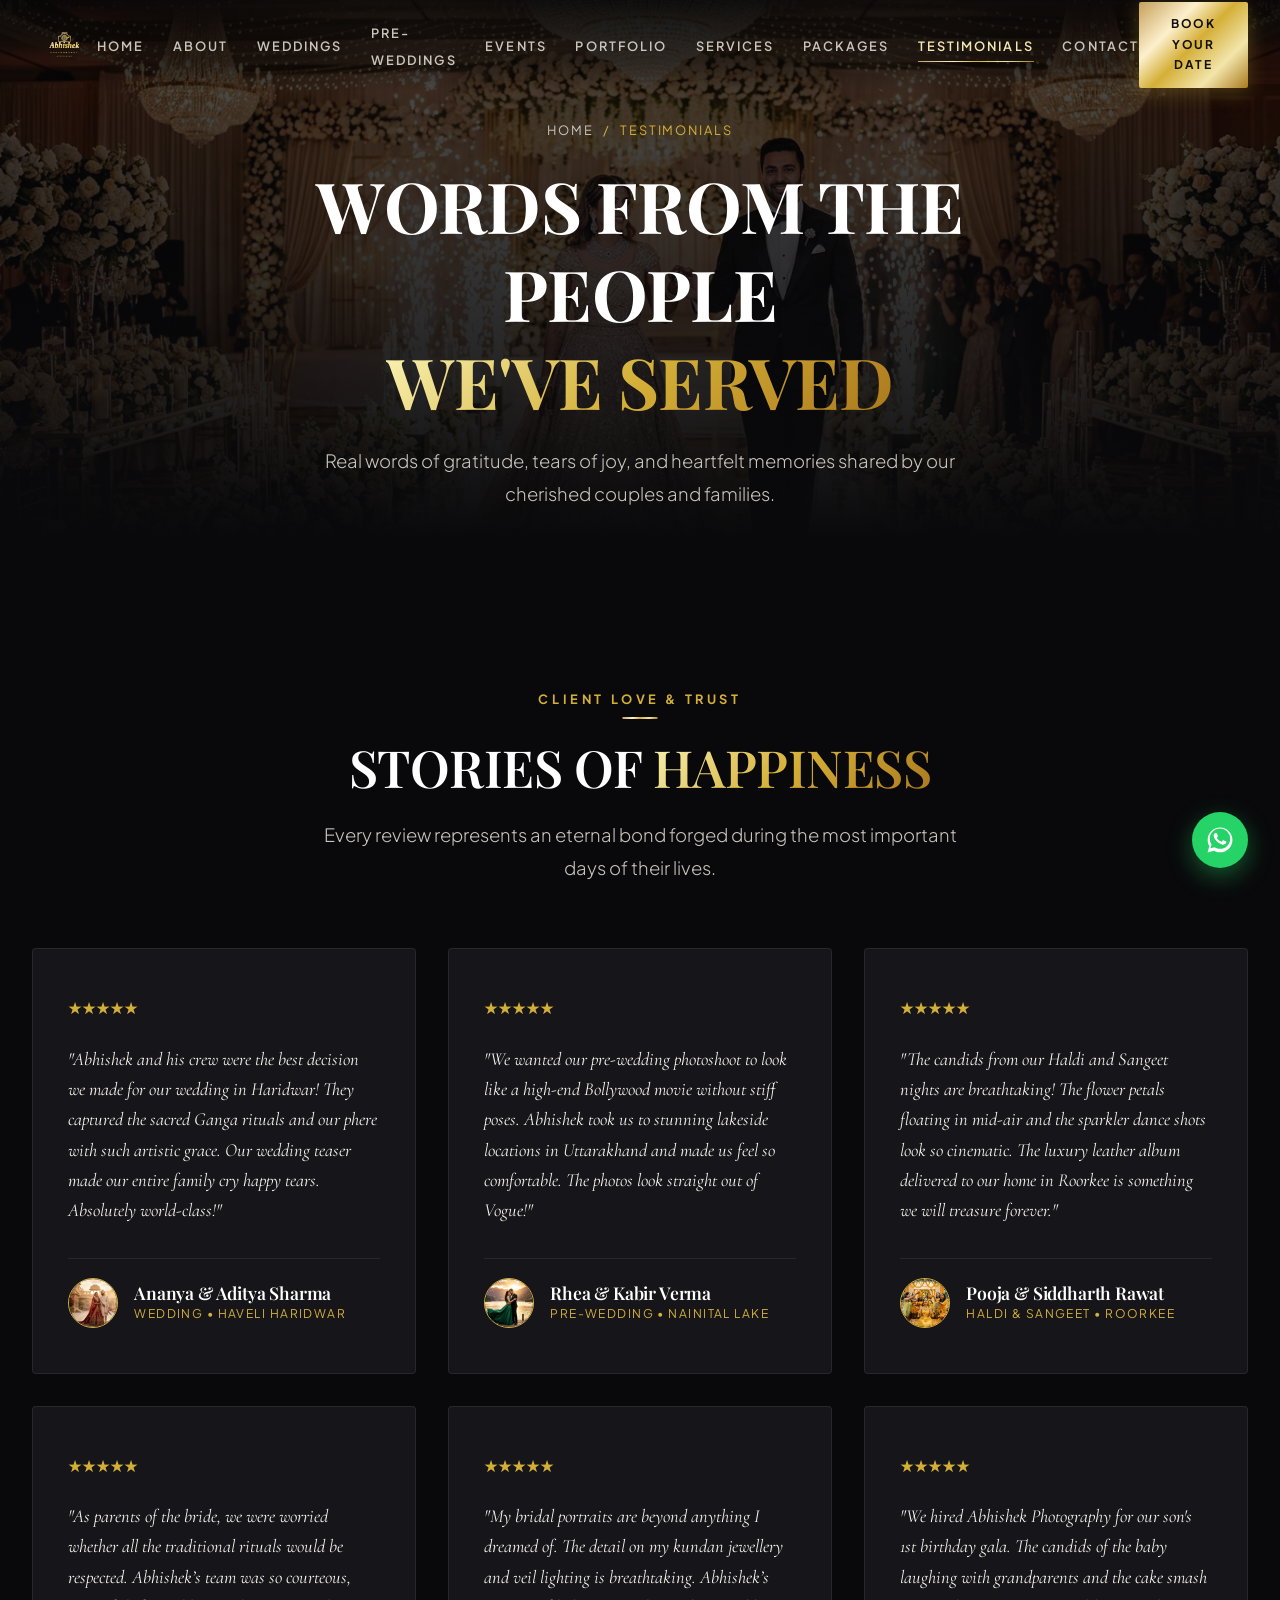
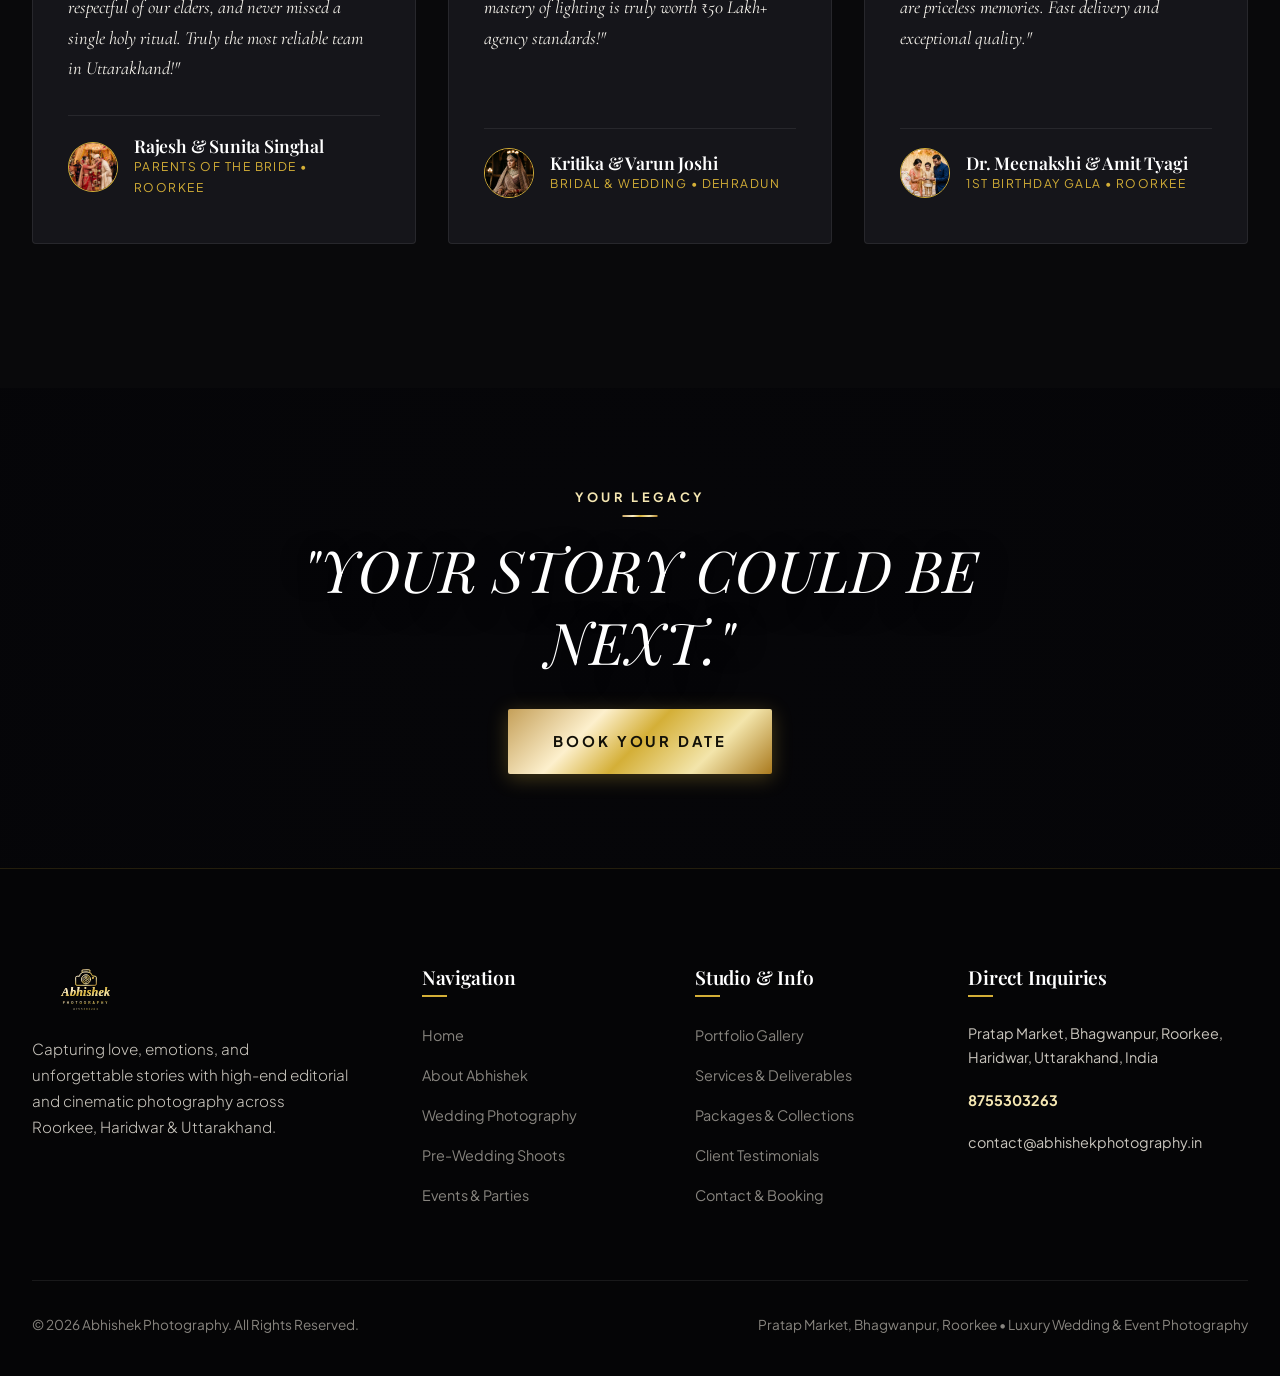
<file: testimonials.html>
<!DOCTYPE html>
<html lang="en">
<head>
  <meta charset="UTF-8">
  <meta name="viewport" content="width=device-width, initial-scale=1.0">
  <title>Client Testimonials | Abhishek Photography Roorkee</title>
  <meta name="description" content="Read real reviews and heartfelt testimonials from couples and families who trusted Abhishek Photography for their weddings across Roorkee, Haridwar, Dehradun & Uttarakhand.">
  <link rel="canonical" href="https://abhishekphotography.in/testimonials.html">

  <meta property="og:type" content="website">
  <meta property="og:title" content="Words From The People We've Served | Abhishek Photography">
  <meta property="og:description" content="Over 500+ couples have trusted Abhishek Photography to capture their sacred wedding celebrations.">
  <meta property="og:image" content="assets/images/hero_cinematic_couple.jpg">

  <link rel="icon" type="image/svg+xml" href="assets/logo.svg">
  <link rel="stylesheet" href="css/style.css">
</head>
<body>

  <!-- Header -->
  <header class="site-header" id="siteHeader">
    <div class="container-wide header-inner">
      <a href="index.html" class="brand-logo" aria-label="Abhishek Photography Home">
        <img src="assets/logo.svg" alt="Abhishek Photography Luxury Logo" width="160" height="75">
      </a>

      <nav aria-label="Primary Navigation">
        <ul class="desktop-nav">
          <li><a href="index.html" class="nav-link">Home</a></li>
          <li><a href="about.html" class="nav-link">About</a></li>
          <li><a href="weddings.html" class="nav-link">Weddings</a></li>
          <li><a href="pre-weddings.html" class="nav-link">Pre-Weddings</a></li>
          <li><a href="events.html" class="nav-link">Events</a></li>
          <li><a href="portfolio.html" class="nav-link">Portfolio</a></li>
          <li><a href="services.html" class="nav-link">Services</a></li>
          <li><a href="packages.html" class="nav-link">Packages</a></li>
          <li><a href="testimonials.html" class="nav-link active">Testimonials</a></li>
          <li><a href="contact.html" class="nav-link">Contact</a></li>
        </ul>
      </nav>

      <div class="header-actions">
        <a href="contact.html" class="btn btn-primary btn-sm">Book Your Date</a>
        <button class="mobile-menu-toggle" aria-label="Toggle Mobile Navigation Menu">
          <span></span>
          <span></span>
          <span></span>
        </button>
      </div>
    </div>
  </header>

  <!-- Mobile Drawer -->
  <div class="mobile-drawer" id="mobileDrawer">
    <ul class="mobile-nav-list">
      <li><a href="index.html" class="mobile-nav-link">Home</a></li>
      <li><a href="about.html" class="mobile-nav-link">About</a></li>
      <li><a href="weddings.html" class="mobile-nav-link">Weddings</a></li>
      <li><a href="pre-weddings.html" class="mobile-nav-link">Pre-Weddings</a></li>
      <li><a href="events.html" class="mobile-nav-link">Events</a></li>
      <li><a href="portfolio.html" class="mobile-nav-link">Portfolio</a></li>
      <li><a href="services.html" class="mobile-nav-link">Services</a></li>
      <li><a href="packages.html" class="mobile-nav-link">Packages</a></li>
      <li><a href="testimonials.html" class="mobile-nav-link active">Testimonials</a></li>
      <li><a href="contact.html" class="mobile-nav-link">Contact</a></li>
    </ul>
    <a href="contact.html" class="btn btn-primary" style="width: 100%; margin-bottom: 2rem;">Book Your Date</a>
    <div class="mobile-contact-info">
      <a href="tel:8755303263" class="mobile-contact-phone">+91 8755303263</a>
      <p class="mobile-contact-address">Pratap Market, Bhagwanpur, Roorkee, Uttarakhand</p>
    </div>
  </div>

  <main>
    <!-- Page Hero Banner -->
    <section class="page-hero">
      <img class="page-hero-bg" src="assets/images/hero_reception_stage.jpg" alt="Words from the People We Have Served">
      <div class="page-hero-overlay"></div>
      <div class="page-hero-content reveal-on-scroll">
        <div class="breadcrumb-nav">
          <a href="index.html">Home</a> <span>/</span> <span>Testimonials</span>
        </div>
        <h1 class="section-title">WORDS FROM THE PEOPLE<br><span class="gold-text">WE'VE SERVED</span></h1>
        <p class="section-subtitle">Real words of gratitude, tears of joy, and heartfelt memories shared by our cherished couples and families.</p>
      </div>
    </section>

    <!-- Testimonials Grid -->
    <section class="section-padding-lg" style="background: var(--bg-primary);">
      <div class="container">
        
        <div class="section-header reveal-on-scroll">
          <span class="section-tag">Client Love & Trust</span>
          <h2 class="section-title">STORIES OF <span class="gold-text">HAPPINESS</span></h2>
          <p class="section-subtitle">Every review represents an eternal bond forged during the most important days of their lives.</p>
        </div>

        <div class="testimonials-grid reveal-on-scroll">
          
          <!-- Testimonial 1 -->
          <div class="testimonial-card">
            <div>
              <div class="testimonial-stars">★★★★★</div>
              <blockquote class="testimonial-quote">"Abhishek and his crew were the best decision we made for our wedding in Haridwar! They captured the sacred Ganga rituals and our phere with such artistic grace. Our wedding teaser made our entire family cry happy tears. Absolutely world-class!"</blockquote>
            </div>
            <div class="testimonial-client">
              <img src="assets/images/hero_cinematic_couple.jpg" alt="Ananya & Aditya" class="client-avatar">
              <div>
                <h4 class="client-name">Ananya & Aditya Sharma</h4>
                <div class="client-event">Wedding • Haveli Haridwar</div>
              </div>
            </div>
          </div>

          <!-- Testimonial 2 -->
          <div class="testimonial-card">
            <div>
              <div class="testimonial-stars">★★★★★</div>
              <blockquote class="testimonial-quote">"We wanted our pre-wedding photoshoot to look like a high-end Bollywood movie without stiff poses. Abhishek took us to stunning lakeside locations in Uttarakhand and made us feel so comfortable. The photos look straight out of Vogue!"</blockquote>
            </div>
            <div class="testimonial-client">
              <img src="assets/images/hero_prewedding_couple.jpg" alt="Rhea & Kabir" class="client-avatar">
              <div>
                <h4 class="client-name">Rhea & Kabir Verma</h4>
                <div class="client-event">Pre-Wedding • Nainital Lake</div>
              </div>
            </div>
          </div>

          <!-- Testimonial 3 -->
          <div class="testimonial-card">
            <div>
              <div class="testimonial-stars">★★★★★</div>
              <blockquote class="testimonial-quote">"The candids from our Haldi and Sangeet nights are breathtaking! The flower petals floating in mid-air and the sparkler dance shots look so cinematic. The luxury leather album delivered to our home in Roorkee is something we will treasure forever."</blockquote>
            </div>
            <div class="testimonial-client">
              <img src="assets/images/hero_haldi_celebration.jpg" alt="Pooja & Siddharth" class="client-avatar">
              <div>
                <h4 class="client-name">Pooja & Siddharth Rawat</h4>
                <div class="client-event">Haldi & Sangeet • Roorkee</div>
              </div>
            </div>
          </div>

          <!-- Testimonial 4 -->
          <div class="testimonial-card">
            <div>
              <div class="testimonial-stars">★★★★★</div>
              <blockquote class="testimonial-quote">"As parents of the bride, we were worried whether all the traditional rituals would be respected. Abhishek’s team was so courteous, respectful of our elders, and never missed a single holy ritual. Truly the most reliable team in Uttarakhand!"</blockquote>
            </div>
            <div class="testimonial-client">
              <img src="assets/images/gallery_varmala_moment.jpg" alt="Mr. & Mrs. Singhal" class="client-avatar">
              <div>
                <h4 class="client-name">Rajesh & Sunita Singhal</h4>
                <div class="client-event">Parents of the Bride • Roorkee</div>
              </div>
            </div>
          </div>

          <!-- Testimonial 5 -->
          <div class="testimonial-card">
            <div>
              <div class="testimonial-stars">★★★★★</div>
              <blockquote class="testimonial-quote">"My bridal portraits are beyond anything I dreamed of. The detail on my kundan jewellery and veil lighting is breathtaking. Abhishek’s mastery of lighting is truly worth ₹50 Lakh+ agency standards!"</blockquote>
            </div>
            <div class="testimonial-client">
              <img src="assets/images/hero_bridal_portrait.jpg" alt="Kritika Joshi" class="client-avatar">
              <div>
                <h4 class="client-name">Kritika & Varun Joshi</h4>
                <div class="client-event">Bridal & Wedding • Dehradun</div>
              </div>
            </div>
          </div>

          <!-- Testimonial 6 -->
          <div class="testimonial-card">
            <div>
              <div class="testimonial-stars">★★★★★</div>
              <blockquote class="testimonial-quote">"We hired Abhishek Photography for our son's 1st birthday gala. The candids of the baby laughing with grandparents and the cake smash are priceless memories. Fast delivery and exceptional quality."</blockquote>
            </div>
            <div class="testimonial-client">
              <img src="assets/images/hero_birthday_celebration.jpg" alt="Dr. Meenakshi & Amit" class="client-avatar">
              <div>
                <h4 class="client-name">Dr. Meenakshi & Amit Tyagi</h4>
                <div class="client-event">1st Birthday Gala • Roorkee</div>
              </div>
            </div>
          </div>

        </div>

      </div>
    </section>

    <!-- Emotional CTA -->
    <section class="emotional-banner" style="background-image: url('assets/images/hero_cinematic_couple.jpg');">
      <div class="emotional-overlay"></div>
      <div class="emotional-content reveal-on-scroll">
        <span class="section-tag" style="color: var(--gold-light);">Your Legacy</span>
        <blockquote class="emotional-quote">"YOUR STORY COULD BE NEXT."</blockquote>
        <div style="margin-top: 2rem;">
          <a href="contact.html" class="btn btn-primary btn-lg">Book Your Date</a>
        </div>
      </div>
    </section>
  </main>

  <!-- Footer -->
  <footer class="site-footer">
    <div class="container-wide">
      <div class="footer-grid">
        <div class="footer-brand">
          <a href="index.html" class="brand-logo" style="margin-bottom: 1rem;">
            <img src="assets/logo.svg" alt="Abhishek Photography Logo" width="180">
          </a>
          <p>Capturing love, emotions, and unforgettable stories with high-end editorial and cinematic photography across Roorkee, Haridwar & Uttarakhand.</p>
        </div>
        <div>
          <h4 class="footer-col-title">Navigation</h4>
          <ul class="footer-links-list">
            <li><a href="index.html" class="footer-link">Home</a></li>
            <li><a href="about.html" class="footer-link">About Abhishek</a></li>
            <li><a href="weddings.html" class="footer-link">Wedding Photography</a></li>
            <li><a href="pre-weddings.html" class="footer-link">Pre-Wedding Shoots</a></li>
            <li><a href="events.html" class="footer-link">Events & Parties</a></li>
          </ul>
        </div>
        <div>
          <h4 class="footer-col-title">Studio & Info</h4>
          <ul class="footer-links-list">
            <li><a href="portfolio.html" class="footer-link">Portfolio Gallery</a></li>
            <li><a href="services.html" class="footer-link">Services & Deliverables</a></li>
            <li><a href="packages.html" class="footer-link">Packages & Collections</a></li>
            <li><a href="testimonials.html" class="footer-link">Client Testimonials</a></li>
            <li><a href="contact.html" class="footer-link">Contact & Booking</a></li>
          </ul>
        </div>
        <div>
          <h4 class="footer-col-title">Direct Inquiries</h4>
          <ul class="footer-contact-info">
            <li><span>Pratap Market, Bhagwanpur, Roorkee, Haridwar, Uttarakhand, India</span></li>
            <li><a href="tel:8755303263" style="color: var(--gold-light); font-weight: 700;">8755303263</a></li>
            <li><span>contact@abhishekphotography.in</span></li>
          </ul>
        </div>
      </div>
      <div class="footer-bottom">
        <div>© <span class="current-year">2026</span> Abhishek Photography. All Rights Reserved.</div>
        <div>Pratap Market, Bhagwanpur, Roorkee • Luxury Wedding & Event Photography</div>
      </div>
    </div>
  </footer>

  <!-- Floating Actions -->
  <div class="floating-actions">
    <a href="https://wa.me/918755303263?text=Hi%20Abhishek%2C%20I%20would%20like%20to%20inquire%20about%20booking%20my%20wedding." target="_blank" rel="noopener" class="floating-btn whatsapp" aria-label="Chat on WhatsApp">
      <span class="floating-tooltip">Chat on WhatsApp</span>
      <svg width="30" height="30" viewBox="0 0 24 24" fill="currentColor"><path d="M12.04 2c-5.46 0-9.91 4.45-9.91 9.91 0 1.75.46 3.45 1.32 4.95L2.05 22l5.25-1.38c1.45.79 3.08 1.21 4.74 1.21 5.46 0 9.91-4.45 9.91-9.91 0-2.65-1.03-5.14-2.9-7.01A9.816 9.816 0 0012.04 2zm0 17.06c-1.48 0-2.93-.4-4.2-1.15l-.3-.18-3.12.82.83-3.04-.2-.31a8.13 8.13 0 01-1.25-4.29c0-4.51 3.67-8.18 8.18-8.18 2.18 0 4.24.85 5.78 2.39a8.13 8.13 0 012.4 5.79c0 4.51-3.67 8.18-8.18 8.18zm4.48-6.13c-.25-.12-1.45-.72-1.68-.8-.23-.08-.39-.12-.56.12-.17.25-.64.8-.79.97-.15.17-.29.19-.54.07-.25-.12-1.04-.38-1.99-1.22-.73-.65-1.23-1.46-1.38-1.71-.15-.25-.02-.38.11-.5.11-.11.25-.29.37-.43.12-.15.17-.25.25-.41.08-.17.04-.31-.02-.43-.06-.12-.56-1.35-.76-1.85-.2-.48-.4-.42-.56-.43h-.48c-.17 0-.43.06-.66.31-.23.25-.87.85-.87 2.08s.89 2.41 1.02 2.58c.12.17 1.75 2.67 4.24 3.75.59.26 1.05.41 1.41.53.6.19 1.14.16 1.57.1.48-.07 1.45-.59 1.66-1.17.2-.57.2-1.07.14-1.17-.06-.1-.23-.16-.47-.28z"/></svg>
    </a>
    <a href="tel:8755303263" class="floating-btn call" aria-label="Call Abhishek Photography">
      <span class="floating-tooltip">Call 8755303263</span>
      <svg width="24" height="24" viewBox="0 0 24 24" fill="currentColor"><path d="M6.62 10.79a15.05 15.05 0 006.59 6.59l2.2-2.2a1 1 0 011.02-.24 11.72 11.72 0 003.68.59 1 1 0 011 1V20a1 1 0 01-1 1A17 17 0 013 4a1 1 0 011-1h3.5a1 1 0 011 1 11.72 11.72 0 00.59 3.68 1 1 0 01-.24 1.02l-2.23 2.09z"/></svg>
    </a>
  </div>

  <button class="back-to-top" aria-label="Scroll to top">
    <svg width="20" height="20" viewBox="0 0 24 24" fill="currentColor"><path d="M7.41 15.41L12 10.83l4.59 4.58L18 14l-6-6-6 6z"/></svg>
  </button>

  <script src="js/main.js"></script>
</body>
</html>
</file>
<file: css/style.css>
/* ==========================================================================
   ABHISHEK PHOTOGRAPHY — LUXURY DESIGN SYSTEM & STYLESHEET
   A ₹50-Lakh-Grade Cinematic Wedding Photography Studio Experience
   ========================================================================== */

@import url('https://fonts.googleapis.com/css2?family=Cormorant+Garamond:ital,wght@0,400;0,500;0,600;0,700;1,400;1,600&family=Playfair+Display:ital,wght@0,400;0,600;0,700;0,900;1,400;1,600&family=Plus+Jakarta+Sans:wght@300;400;500;600;700;800&display=swap');

:root {
  /* Obsidian & Charcoal Dark Palette */
  --bg-darkest: #050506;
  --bg-primary: #09090b;
  --bg-secondary: #111115;
  --bg-card: #15151a;
  --bg-card-hover: #1c1c24;
  --bg-glass: rgba(14, 14, 18, 0.78);
  --bg-glass-elevated: rgba(22, 22, 28, 0.85);

  /* Metallic Champagne Gold Accents */
  --gold-primary: #d4af37;
  --gold-light: #f5e7b2;
  --gold-dark: #9e7d23;
  --gold-muted: rgba(212, 175, 55, 0.4);
  --gold-gradient: linear-gradient(135deg, #c5a059 0%, #fdf0cd 30%, #d4af37 50%, #f3e5ab 75%, #aa7a1e 100%);
  --gold-gradient-subtle: linear-gradient(135deg, rgba(197, 160, 89, 0.15) 0%, rgba(212, 175, 55, 0.05) 100%);
  --gold-text-gradient: linear-gradient(135deg, #fbf5b7 0%, #d4af37 50%, #aa771c 100%);

  /* Typography Colors */
  --text-pure: #ffffff;
  --text-primary: #f5f2eb;
  --text-secondary: #c9c5bd;
  --text-muted: #88857f;
  --text-dim: #5a5752;

  /* Borders & Shadows */
  --border-subtle: rgba(212, 175, 55, 0.15);
  --border-glow: rgba(212, 175, 55, 0.4);
  --border-dark: rgba(255, 255, 255, 0.08);
  --shadow-luxury: 0 20px 50px rgba(0, 0, 0, 0.8), 0 0 30px rgba(212, 175, 55, 0.05);
  --shadow-card: 0 10px 30px rgba(0, 0, 0, 0.6);
  --shadow-glow: 0 0 25px rgba(212, 175, 55, 0.25);

  /* Fonts */
  --font-serif-heading: 'Playfair Display', 'Cormorant Garamond', Georgia, serif;
  --font-serif-accent: 'Cormorant Garamond', Georgia, serif;
  --font-sans: 'Plus Jakarta Sans', -apple-system, BlinkMacSystemFont, 'Segoe UI', Roboto, sans-serif;

  /* Transitions */
  --transition-smooth: all 0.4s cubic-bezier(0.16, 1, 0.3, 1);
  --transition-fast: all 0.2s ease-in-out;
  --transition-slow: all 0.8s cubic-bezier(0.16, 1, 0.3, 1);

  /* Layout */
  --container-max: 1380px;
  --container-wide: 1600px;
  --header-height: 90px;
}

/* Base Reset & Typography */
*, *::before, *::after {
  box-sizing: border-box;
  margin: 0;
  padding: 0;
}

html {
  scroll-behavior: smooth;
  font-size: 16px;
  background-color: var(--bg-darkest);
  color: var(--text-primary);
  font-family: var(--font-sans);
  -webkit-font-smoothing: antialiased;
  -moz-osx-font-smoothing: grayscale;
  overflow-x: hidden;
}

body {
  background-color: var(--bg-primary);
  color: var(--text-primary);
  line-height: 1.7;
  overflow-x: hidden;
  position: relative;
  min-height: 100vh;
  display: flex;
  flex-direction: column;
}

/* Custom Scrollbar */
::-webkit-scrollbar {
  width: 8px;
}
::-webkit-scrollbar-track {
  background: var(--bg-darkest);
}
::-webkit-scrollbar-thumb {
  background: #2a2a35;
  border-radius: 4px;
  border: 1px solid rgba(212, 175, 55, 0.2);
}
::-webkit-scrollbar-thumb:hover {
  background: var(--gold-primary);
}

/* Links & Media */
a {
  color: inherit;
  text-decoration: none;
  transition: var(--transition-fast);
}

img, video {
  max-width: 100%;
  height: auto;
  display: block;
}

/* Headings */
h1, h2, h3, h4, h5, h6 {
  font-family: var(--font-serif-heading);
  font-weight: 600;
  color: var(--text-pure);
  line-height: 1.25;
  letter-spacing: -0.01em;
}

h1 {
  font-size: clamp(2.4rem, 5.5vw, 4.8rem);
  font-weight: 700;
}

h2 {
  font-size: clamp(1.9rem, 4vw, 3.2rem);
}

h3 {
  font-size: clamp(1.4rem, 2.5vw, 2.2rem);
}

h4 {
  font-size: 1.35rem;
}

p {
  color: var(--text-secondary);
  font-size: 1.05rem;
  font-weight: 300;
}

/* Container */
.container {
  width: 100%;
  max-width: var(--container-max);
  margin: 0 auto;
  padding: 0 2rem;
}

.container-wide {
  width: 100%;
  max-width: var(--container-wide);
  margin: 0 auto;
  padding: 0 2rem;
}

.container-fluid {
  width: 100%;
  padding: 0 1.5rem;
}

/* Section Spacing */
.section-padding {
  padding: 7rem 0;
  position: relative;
}

.section-padding-sm {
  padding: 4rem 0;
}

.section-padding-lg {
  padding: 9rem 0;
}

/* Section Headers */
.section-header {
  text-align: center;
  max-width: 800px;
  margin: 0 auto 4rem;
  position: relative;
}

.section-tag {
  display: inline-block;
  font-family: var(--font-sans);
  font-size: 0.8rem;
  font-weight: 700;
  text-transform: uppercase;
  letter-spacing: 0.28em;
  color: var(--gold-primary);
  margin-bottom: 1rem;
  position: relative;
  padding-bottom: 0.5rem;
}

.section-tag::after {
  content: '';
  position: absolute;
  bottom: 0;
  left: 50%;
  transform: translateX(-50%);
  width: 35px;
  height: 1.5px;
  background: var(--gold-gradient);
}

.section-header.text-left {
  text-align: left;
  margin-left: 0;
}

.section-header.text-left .section-tag::after {
  left: 0;
  transform: none;
}

.section-title {
  margin-bottom: 1.2rem;
  color: var(--text-pure);
}

.section-subtitle {
  font-size: 1.15rem;
  color: var(--text-secondary);
  max-width: 650px;
  margin: 0 auto;
  line-height: 1.8;
}

.section-header.text-left .section-subtitle {
  margin: 0;
}

/* Luxury Gold Text Utility */
.gold-text {
  background: var(--gold-text-gradient);
  -webkit-background-clip: text;
  -webkit-text-fill-color: transparent;
  display: inline-block;
}

.gold-italic {
  font-family: var(--font-serif-accent);
  font-style: italic;
  font-weight: 400;
}

/* ==========================================================================
   BUTTONS & CTAS
   ========================================================================== */
.btn {
  display: inline-flex;
  align-items: center;
  justify-content: center;
  gap: 0.75rem;
  padding: 1.05rem 2.2rem;
  font-family: var(--font-sans);
  font-size: 0.85rem;
  font-weight: 700;
  text-transform: uppercase;
  letter-spacing: 0.18em;
  border-radius: 2px;
  cursor: pointer;
  transition: var(--transition-smooth);
  position: relative;
  overflow: hidden;
  text-align: center;
  border: none;
  outline: none;
}

.btn-primary {
  background: var(--gold-gradient);
  color: #121008;
  box-shadow: 0 4px 20px rgba(212, 175, 55, 0.3);
}

.btn-primary::before {
  content: '';
  position: absolute;
  top: 0;
  left: -100%;
  width: 100%;
  height: 100%;
  background: linear-gradient(90deg, transparent, rgba(255, 255, 255, 0.4), transparent);
  transition: 0.6s ease;
}

.btn-primary:hover {
  transform: translateY(-3px);
  box-shadow: 0 8px 30px rgba(212, 175, 55, 0.45);
  color: #000;
}

.btn-primary:hover::before {
  left: 100%;
}

.btn-outline {
  background: transparent;
  color: var(--text-pure);
  border: 1px solid rgba(212, 175, 55, 0.4);
  backdrop-filter: blur(8px);
}

.btn-outline:hover {
  background: rgba(212, 175, 55, 0.1);
  border-color: var(--gold-primary);
  color: var(--gold-light);
  transform: translateY(-3px);
}

.btn-secondary {
  background: rgba(255, 255, 255, 0.08);
  color: var(--text-pure);
  border: 1px solid var(--border-dark);
  backdrop-filter: blur(10px);
}

.btn-secondary:hover {
  background: rgba(255, 255, 255, 0.15);
  border-color: rgba(255, 255, 255, 0.25);
  transform: translateY(-3px);
}

.btn-sm {
  padding: 0.75rem 1.5rem;
  font-size: 0.75rem;
  letter-spacing: 0.15em;
}

.btn-lg {
  padding: 1.25rem 2.8rem;
  font-size: 0.92rem;
  letter-spacing: 0.2em;
}

.btn-whatsapp {
  background: #25D366;
  color: #ffffff;
  box-shadow: 0 6px 20px rgba(37, 211, 102, 0.35);
}

.btn-whatsapp:hover {
  background: #20BA56;
  color: #ffffff;
  transform: translateY(-3px);
  box-shadow: 0 10px 25px rgba(37, 211, 102, 0.45);
}

.btn-group {
  display: flex;
  align-items: center;
  gap: 1.25rem;
  flex-wrap: wrap;
}

/* ==========================================================================
   HEADER & NAVIGATION
   ========================================================================== */
.site-header {
  position: fixed;
  top: 0;
  left: 0;
  width: 100%;
  height: var(--header-height);
  z-index: 1000;
  transition: var(--transition-smooth);
  background: linear-gradient(180deg, rgba(5, 5, 6, 0.85) 0%, rgba(5, 5, 6, 0.4) 70%, transparent 100%);
  display: flex;
  align-items: center;
}

.site-header.scrolled {
  height: 78px;
  background: var(--bg-glass-elevated);
  backdrop-filter: blur(20px);
  -webkit-backdrop-filter: blur(20px);
  border-bottom: 1px solid var(--border-subtle);
  box-shadow: 0 10px 30px rgba(0, 0, 0, 0.7);
}

.header-inner {
  display: flex;
  align-items: center;
  justify-content: space-between;
  width: 100%;
}

/* Brand Logo */
.brand-logo {
  display: flex;
  align-items: center;
  gap: 0.9rem;
  z-index: 1002;
  text-decoration: none;
}

.brand-logo img {
  height: 52px;
  width: auto;
  transition: var(--transition-smooth);
}

.scrolled .brand-logo img {
  height: 44px;
}

.brand-text {
  display: flex;
  flex-direction: column;
}

.brand-name {
  font-family: var(--font-serif-heading);
  font-size: 1.35rem;
  font-weight: 700;
  letter-spacing: 0.08em;
  color: var(--text-pure);
  line-height: 1.1;
}

.brand-tagline {
  font-family: var(--font-sans);
  font-size: 0.65rem;
  font-weight: 600;
  letter-spacing: 0.32em;
  color: var(--gold-primary);
  text-transform: uppercase;
}

/* Desktop Nav Menu */
.desktop-nav {
  display: flex;
  align-items: center;
  gap: 1.8rem;
  list-style: none;
}

.nav-link {
  font-family: var(--font-sans);
  font-size: 0.8rem;
  font-weight: 600;
  text-transform: uppercase;
  letter-spacing: 0.16em;
  color: var(--text-secondary);
  padding: 0.5rem 0;
  position: relative;
  transition: var(--transition-fast);
}

.nav-link::after {
  content: '';
  position: absolute;
  bottom: 0;
  left: 0;
  width: 0%;
  height: 1.5px;
  background: var(--gold-gradient);
  transition: var(--transition-smooth);
}

.nav-link:hover,
.nav-link.active {
  color: var(--gold-light);
}

.nav-link:hover::after,
.nav-link.active::after {
  width: 100%;
}

.header-actions {
  display: flex;
  align-items: center;
  gap: 1.2rem;
}

/* Mobile Nav Toggle */
.mobile-menu-toggle {
  display: none;
  background: transparent;
  border: 1px solid var(--border-subtle);
  border-radius: 4px;
  color: var(--gold-primary);
  width: 44px;
  height: 44px;
  cursor: pointer;
  align-items: center;
  justify-content: center;
  flex-direction: column;
  gap: 5px;
  z-index: 1002;
  padding: 0;
}

.mobile-menu-toggle span {
  display: block;
  width: 22px;
  height: 2px;
  background: var(--gold-primary);
  transition: var(--transition-smooth);
}

.mobile-menu-toggle.active span:nth-child(1) {
  transform: translateY(7px) rotate(45deg);
}

.mobile-menu-toggle.active span:nth-child(2) {
  opacity: 0;
}

.mobile-menu-toggle.active span:nth-child(3) {
  transform: translateY(-7px) rotate(-45deg);
}

/* Mobile Drawer */
.mobile-drawer {
  position: fixed;
  top: 0;
  right: -100%;
  width: 100%;
  height: 100vh;
  background: rgba(7, 7, 9, 0.98);
  backdrop-filter: blur(25px);
  z-index: 1001;
  display: flex;
  flex-direction: column;
  justify-content: center;
  padding: 6rem 2.5rem 3rem;
  transition: right 0.5s cubic-bezier(0.16, 1, 0.3, 1);
  overflow-y: auto;
}

.mobile-drawer.open {
  right: 0;
}

.mobile-nav-list {
  list-style: none;
  display: flex;
  flex-direction: column;
  gap: 1.2rem;
  margin-bottom: 2.5rem;
}

.mobile-nav-link {
  font-family: var(--font-serif-heading);
  font-size: 1.6rem;
  color: var(--text-primary);
  text-transform: uppercase;
  letter-spacing: 0.08em;
  display: block;
  transition: var(--transition-fast);
}

.mobile-nav-link:hover,
.mobile-nav-link.active {
  color: var(--gold-primary);
  transform: translateX(8px);
}

.mobile-contact-info {
  border-top: 1px solid var(--border-subtle);
  padding-top: 1.8rem;
  margin-top: auto;
}

.mobile-contact-phone {
  font-family: var(--font-sans);
  font-size: 1.1rem;
  font-weight: 700;
  color: var(--gold-light);
  display: flex;
  align-items: center;
  gap: 0.6rem;
  margin-bottom: 0.5rem;
}

.mobile-contact-address {
  font-size: 0.85rem;
  color: var(--text-muted);
}

/* ==========================================================================
   HOMEPAGE HERO SLIDESHOW (3s Ken Burns Transition)
   ========================================================================== */
.hero-slider-section {
  position: relative;
  width: 100%;
  height: 100vh;
  min-height: 640px;
  overflow: hidden;
  display: flex;
  align-items: center;
  justify-content: center;
}

.hero-slides-container {
  position: absolute;
  inset: 0;
  width: 100%;
  height: 100%;
  z-index: 1;
}

.hero-slide {
  position: absolute;
  inset: 0;
  width: 100%;
  height: 100%;
  opacity: 0;
  visibility: hidden;
  transition: opacity 1.2s cubic-bezier(0.4, 0, 0.2, 1), visibility 1.2s;
  overflow: hidden;
}

.hero-slide.active {
  opacity: 1;
  visibility: visible;
  z-index: 2;
}

.hero-slide-img {
  width: 100%;
  height: 100%;
  object-fit: cover;
  object-position: center 20%;
  transform: scale(1);
  transition: transform 6s cubic-bezier(0.1, 0.2, 0.4, 1);
}

.hero-slide.active .hero-slide-img {
  transform: scale(1.1);
}

.hero-overlay {
  position: absolute;
  inset: 0;
  background: linear-gradient(180deg, rgba(0, 0, 0, 0.55) 0%, rgba(0, 0, 0, 0.2) 35%, rgba(0, 0, 0, 0.3) 65%, rgba(5, 5, 8, 0.75) 100%);
  z-index: 3;
}

.hero-content {
  position: relative;
  z-index: 4;
  text-align: center;
  max-width: 900px;
  padding: 0 1.5rem;
  margin-top: 1.5rem;
}

.hero-tag {
  font-family: var(--font-sans);
  font-size: 0.82rem;
  font-weight: 700;
  text-transform: uppercase;
  letter-spacing: 0.3em;
  color: var(--gold-light);
  margin-bottom: 1.2rem;
  display: inline-block;
  opacity: 0;
  transform: translateY(20px);
  animation: fadeUp 1s ease forwards 0.3s;
  text-shadow: 0 2px 10px rgba(0, 0, 0, 0.8);
}

.hero-title {
  font-family: var(--font-serif-heading);
  font-size: clamp(2.4rem, 5.5vw, 4.8rem);
  font-weight: 700;
  line-height: 1.15;
  letter-spacing: -0.01em;
  color: var(--text-pure);
  margin-bottom: 1.2rem;
  text-shadow: 0 10px 40px rgba(0, 0, 0, 0.9);
  opacity: 0;
  transform: translateY(25px);
  animation: fadeUp 1s ease forwards 0.5s;
}

.hero-description {
  font-size: clamp(0.95rem, 1.6vw, 1.2rem);
  color: rgba(255, 255, 255, 0.9);
  max-width: 700px;
  margin: 0 auto 2.2rem;
  font-weight: 300;
  text-shadow: 0 4px 15px rgba(0, 0, 0, 0.9);
  opacity: 0;
  transform: translateY(20px);
  animation: fadeUp 1s ease forwards 0.7s;
}

.hero-btn-group {
  justify-content: center;
  opacity: 0;
  transform: translateY(20px);
  animation: fadeUp 1s ease forwards 0.9s;
}

/* Hero Progress Indicators */
.hero-indicators {
  position: absolute;
  bottom: 2.2rem;
  left: 50%;
  transform: translateX(-50%);
  z-index: 10;
  display: flex;
  align-items: center;
  gap: 0.6rem;
}

.hero-indicator-bar {
  width: 36px;
  height: 2.5px;
  background: rgba(255, 255, 255, 0.3);
  border-radius: 2px;
  cursor: pointer;
  position: relative;
  overflow: hidden;
  transition: width 0.3s ease;
}

.hero-indicator-bar.active {
  width: 55px;
  background: rgba(255, 255, 255, 0.4);
}

.hero-indicator-progress {
  position: absolute;
  top: 0;
  left: 0;
  height: 100%;
  width: 0%;
  background: var(--gold-primary);
}

.hero-indicator-bar.active .hero-indicator-progress {
  width: 100%;
  transition: width 3s linear;
}

/* Hero Slide Info Badge */
.hero-slide-badge {
  position: absolute;
  bottom: 2.2rem;
  right: 2.5rem;
  z-index: 10;
  font-size: 0.75rem;
  letter-spacing: 0.2em;
  color: var(--text-muted);
  text-transform: uppercase;
  font-family: var(--font-sans);
  display: flex;
  align-items: center;
  gap: 0.6rem;
}

.hero-slide-badge span.current {
  color: var(--gold-light);
  font-weight: 700;
  font-size: 0.95rem;
}

/* ==========================================================================
   PAGE HERO BANNER (Standard for Pages 2 - 10)
   ========================================================================== */
.page-hero {
  position: relative;
  width: 100%;
  min-height: 520px;
  height: 60vh;
  display: flex;
  align-items: center;
  justify-content: center;
  overflow: hidden;
  padding-top: var(--header-height);
}

.page-hero-bg {
  position: absolute;
  inset: 0;
  width: 100%;
  height: 100%;
  object-fit: cover;
  object-position: center 30%;
  filter: brightness(0.65);
}

.page-hero-overlay {
  position: absolute;
  inset: 0;
  background: linear-gradient(180deg, rgba(5, 5, 8, 0.5) 0%, rgba(9, 9, 11, 0.85) 75%, var(--bg-primary) 100%);
}

.page-hero-content {
  position: relative;
  z-index: 2;
  text-align: center;
  max-width: 850px;
  padding: 0 1.5rem;
}

.breadcrumb-nav {
  display: flex;
  align-items: center;
  justify-content: center;
  gap: 0.6rem;
  font-size: 0.8rem;
  letter-spacing: 0.15em;
  text-transform: uppercase;
  color: var(--gold-primary);
  margin-bottom: 1.2rem;
}

.breadcrumb-nav a {
  color: var(--text-secondary);
}

.breadcrumb-nav a:hover {
  color: var(--gold-light);
}

/* ==========================================================================
   EDITORIAL INTRO & 2-COLUMN SPLIT
   ========================================================================== */
.editorial-split {
  display: grid;
  grid-template-columns: 1.1fr 1fr;
  gap: 4.5rem;
  align-items: center;
}

.editorial-split.reverse {
  grid-template-columns: 1fr 1.1fr;
}

.editorial-img-box {
  position: relative;
}

.editorial-img-main {
  width: 100%;
  height: 580px;
  object-fit: cover;
  border-radius: 4px;
  border: 1px solid var(--border-subtle);
  box-shadow: var(--shadow-luxury);
  transition: var(--transition-smooth);
}

.editorial-img-box:hover .editorial-img-main {
  transform: scale(1.015);
  border-color: var(--border-glow);
}

.editorial-accent-card {
  position: absolute;
  bottom: -2rem;
  right: -2rem;
  background: var(--bg-glass-elevated);
  backdrop-filter: blur(16px);
  border: 1px solid var(--border-subtle);
  padding: 1.8rem 2rem;
  border-radius: 4px;
  box-shadow: var(--shadow-luxury);
  max-width: 280px;
}

.editorial-accent-number {
  font-family: var(--font-serif-heading);
  font-size: 2.8rem;
  font-weight: 700;
  line-height: 1;
  color: var(--gold-primary);
  margin-bottom: 0.3rem;
}

.editorial-accent-label {
  font-size: 0.85rem;
  color: var(--text-secondary);
  line-height: 1.4;
  font-weight: 400;
}

.editorial-text h2 {
  margin-bottom: 1.5rem;
}

.editorial-text p {
  margin-bottom: 1.4rem;
}

.editorial-signature {
  margin-top: 2rem;
  display: flex;
  align-items: center;
  gap: 1.5rem;
}

.signature-name {
  font-family: var(--font-serif-heading);
  font-size: 1.5rem;
  font-style: italic;
  color: var(--gold-primary);
}

.signature-title {
  font-size: 0.75rem;
  letter-spacing: 0.2em;
  text-transform: uppercase;
  color: var(--text-muted);
}

/* ==========================================================================
   WHAT WE CAPTURE GRID (Category Showcase)
   ========================================================================== */
.capture-grid {
  display: grid;
  grid-template-columns: repeat(4, 1fr);
  gap: 1.5rem;
}

.capture-card {
  position: relative;
  height: 420px;
  border-radius: 4px;
  overflow: hidden;
  border: 1px solid var(--border-dark);
  transition: var(--transition-smooth);
}

.capture-card img {
  width: 100%;
  height: 100%;
  object-fit: cover;
  transition: transform 0.8s cubic-bezier(0.16, 1, 0.3, 1), filter 0.5s ease;
  filter: brightness(0.85);
}

.capture-card-overlay {
  position: absolute;
  inset: 0;
  background: linear-gradient(180deg, transparent 40%, rgba(5, 5, 8, 0.95) 100%);
  display: flex;
  flex-direction: column;
  justify-content: flex-end;
  padding: 2rem;
  transition: var(--transition-smooth);
}

.capture-card-tag {
  font-size: 0.7rem;
  letter-spacing: 0.2em;
  text-transform: uppercase;
  color: var(--gold-primary);
  margin-bottom: 0.4rem;
}

.capture-card-title {
  font-family: var(--font-serif-heading);
  font-size: 1.6rem;
  color: var(--text-pure);
  line-height: 1.2;
  margin-bottom: 0.8rem;
  transition: var(--transition-fast);
}

.capture-card-link {
  font-size: 0.8rem;
  font-weight: 700;
  letter-spacing: 0.15em;
  text-transform: uppercase;
  color: var(--gold-light);
  display: inline-flex;
  align-items: center;
  gap: 0.5rem;
  opacity: 0;
  transform: translateY(10px);
  transition: var(--transition-smooth);
}

.capture-card:hover {
  transform: translateY(-8px);
  border-color: var(--border-glow);
  box-shadow: var(--shadow-luxury);
}

.capture-card:hover img {
  transform: scale(1.08);
  filter: brightness(1);
}

.capture-card:hover .capture-card-overlay {
  background: linear-gradient(180deg, rgba(5, 5, 8, 0.2) 0%, rgba(5, 5, 8, 0.98) 100%);
}

.capture-card:hover .capture-card-title {
  color: var(--gold-light);
}

.capture-card:hover .capture-card-link {
  opacity: 1;
  transform: translateY(0);
}

/* ==========================================================================
   MASONRY GALLERY & PORTFOLIO FILTER
   ========================================================================== */
.portfolio-filter-nav {
  display: flex;
  align-items: center;
  justify-content: center;
  flex-wrap: wrap;
  gap: 0.75rem;
  margin-bottom: 3.5rem;
}

.filter-btn {
  background: var(--bg-card);
  border: 1px solid var(--border-dark);
  color: var(--text-secondary);
  padding: 0.75rem 1.6rem;
  font-family: var(--font-sans);
  font-size: 0.78rem;
  font-weight: 600;
  text-transform: uppercase;
  letter-spacing: 0.16em;
  border-radius: 30px;
  cursor: pointer;
  transition: var(--transition-smooth);
}

.filter-btn:hover {
  border-color: var(--border-glow);
  color: var(--gold-light);
}

.filter-btn.active {
  background: var(--gold-gradient);
  border-color: transparent;
  color: #111;
  font-weight: 700;
  box-shadow: 0 4px 15px rgba(212, 175, 55, 0.3);
}

/* Masonry Layout */
.masonry-grid {
  column-count: 3;
  column-gap: 1.5rem;
}

.masonry-item {
  break-inside: avoid;
  margin-bottom: 1.5rem;
  position: relative;
  border-radius: 4px;
  overflow: hidden;
  border: 1px solid var(--border-dark);
  cursor: pointer;
  transition: var(--transition-smooth);
}

.masonry-item img {
  width: 100%;
  height: auto;
  display: block;
  transition: transform 0.7s cubic-bezier(0.16, 1, 0.3, 1), filter 0.4s ease;
  filter: brightness(0.92);
}

.masonry-overlay {
  position: absolute;
  inset: 0;
  background: linear-gradient(180deg, rgba(0, 0, 0, 0.1) 0%, rgba(7, 7, 10, 0.92) 100%);
  display: flex;
  flex-direction: column;
  justify-content: flex-end;
  padding: 1.8rem;
  opacity: 0;
  transition: var(--transition-smooth);
}

.masonry-category {
  font-size: 0.7rem;
  font-weight: 700;
  letter-spacing: 0.22em;
  text-transform: uppercase;
  color: var(--gold-primary);
  margin-bottom: 0.3rem;
}

.masonry-title {
  font-family: var(--font-serif-heading);
  font-size: 1.4rem;
  color: var(--text-pure);
  line-height: 1.25;
}

.masonry-icon {
  position: absolute;
  top: 1.5rem;
  right: 1.5rem;
  width: 40px;
  height: 40px;
  border-radius: 50%;
  background: var(--bg-glass);
  border: 1px solid var(--border-subtle);
  display: flex;
  align-items: center;
  justify-content: center;
  color: var(--gold-primary);
  transform: scale(0.8);
  opacity: 0;
  transition: var(--transition-smooth);
}

.masonry-item:hover {
  transform: translateY(-6px);
  border-color: var(--border-glow);
  box-shadow: var(--shadow-luxury);
}

.masonry-item:hover img {
  transform: scale(1.05);
  filter: brightness(1);
}

.masonry-item:hover .masonry-overlay {
  opacity: 1;
}

.masonry-item:hover .masonry-icon {
  transform: scale(1);
  opacity: 1;
}

/* ==========================================================================
   LIGHTBOX MODAL
   ========================================================================== */
.lightbox-modal {
  position: fixed;
  inset: 0;
  width: 100%;
  height: 100%;
  background: rgba(4, 4, 6, 0.96);
  backdrop-filter: blur(25px);
  z-index: 2000;
  display: none;
  align-items: center;
  justify-content: center;
  padding: 2rem;
}

.lightbox-modal.active {
  display: flex;
}

.lightbox-content {
  position: relative;
  max-width: 90vw;
  max-height: 88vh;
  display: flex;
  flex-direction: column;
  align-items: center;
  justify-content: center;
}

.lightbox-img-wrapper {
  position: relative;
  max-height: 78vh;
  display: flex;
  align-items: center;
  justify-content: center;
}

.lightbox-img {
  max-width: 100%;
  max-height: 78vh;
  object-fit: contain;
  border-radius: 2px;
  box-shadow: 0 25px 60px rgba(0, 0, 0, 0.9), 0 0 30px rgba(212, 175, 55, 0.15);
  border: 1px solid var(--border-subtle);
}

.lightbox-caption {
  margin-top: 1.2rem;
  text-align: center;
  color: var(--text-primary);
}

.lightbox-caption-title {
  font-family: var(--font-serif-heading);
  font-size: 1.3rem;
  color: var(--gold-light);
  margin-bottom: 0.2rem;
}

.lightbox-caption-cat {
  font-size: 0.75rem;
  letter-spacing: 0.2em;
  text-transform: uppercase;
  color: var(--text-muted);
}

.lightbox-close {
  position: absolute;
  top: 2rem;
  right: 2.5rem;
  width: 48px;
  height: 48px;
  background: var(--bg-card);
  border: 1px solid var(--border-subtle);
  border-radius: 50%;
  color: var(--text-primary);
  font-size: 1.6rem;
  cursor: pointer;
  display: flex;
  align-items: center;
  justify-content: center;
  transition: var(--transition-fast);
  z-index: 2002;
}

.lightbox-close:hover {
  background: var(--gold-primary);
  color: #111;
  transform: rotate(90deg);
}

.lightbox-prev,
.lightbox-next {
  position: absolute;
  top: 50%;
  transform: translateY(-50%);
  width: 52px;
  height: 52px;
  background: var(--bg-card);
  border: 1px solid var(--border-subtle);
  border-radius: 50%;
  color: var(--gold-primary);
  cursor: pointer;
  display: flex;
  align-items: center;
  justify-content: center;
  transition: var(--transition-fast);
  z-index: 2002;
}

.lightbox-prev {
  left: 2.5rem;
}

.lightbox-next {
  right: 2.5rem;
}

.lightbox-prev:hover,
.lightbox-next:hover {
  background: var(--gold-gradient);
  color: #111;
  transform: translateY(-50%) scale(1.1);
}

.lightbox-counter {
  position: absolute;
  top: 2.2rem;
  left: 2.5rem;
  font-size: 0.85rem;
  letter-spacing: 0.2em;
  color: var(--gold-primary);
  font-family: var(--font-sans);
}

/* ==========================================================================
   FEATURES / WHY CHOOSE US
   ========================================================================== */
.features-grid {
  display: grid;
  grid-template-columns: repeat(3, 1fr);
  gap: 2rem;
}

.feature-card {
  background: var(--bg-card);
  border: 1px solid var(--border-dark);
  padding: 3rem 2.5rem;
  border-radius: 4px;
  position: relative;
  transition: var(--transition-smooth);
  overflow: hidden;
}

.feature-card::before {
  content: '';
  position: absolute;
  top: 0;
  left: 0;
  width: 100%;
  height: 2px;
  background: var(--gold-gradient);
  opacity: 0;
  transition: var(--transition-smooth);
}

.feature-number {
  font-family: var(--font-serif-heading);
  font-size: 3rem;
  font-weight: 700;
  color: rgba(212, 175, 55, 0.15);
  line-height: 1;
  margin-bottom: 1.2rem;
  transition: var(--transition-fast);
}

.feature-card:hover .feature-number {
  color: var(--gold-primary);
}

.feature-title {
  font-family: var(--font-serif-heading);
  font-size: 1.5rem;
  color: var(--text-pure);
  margin-bottom: 1rem;
}

.feature-desc {
  font-size: 0.98rem;
  color: var(--text-secondary);
  line-height: 1.7;
}

.feature-card:hover {
  transform: translateY(-8px);
  background: var(--bg-card-hover);
  border-color: var(--border-glow);
  box-shadow: var(--shadow-luxury);
}

.feature-card:hover::before {
  opacity: 1;
}

/* ==========================================================================
   FULL-WIDTH EMOTIONAL QUOTE SECTION
   ========================================================================== */
.emotional-banner {
  position: relative;
  min-height: 480px;
  display: flex;
  align-items: center;
  justify-content: center;
  text-align: center;
  overflow: hidden;
  background-attachment: fixed;
  background-position: center;
  background-size: cover;
}

.emotional-overlay {
  position: absolute;
  inset: 0;
  background: radial-gradient(circle at center, rgba(5, 5, 8, 0.7) 0%, rgba(5, 5, 8, 0.92) 100%);
}

.emotional-content {
  position: relative;
  z-index: 2;
  max-width: 900px;
  padding: 0 2rem;
}

.emotional-quote {
  font-family: var(--font-serif-heading);
  font-size: clamp(2rem, 4.5vw, 3.8rem);
  font-style: italic;
  line-height: 1.25;
  color: var(--text-pure);
  margin-bottom: 1.5rem;
  text-shadow: 0 10px 30px rgba(0, 0, 0, 0.8);
}

.emotional-author {
  font-family: var(--font-sans);
  font-size: 0.85rem;
  font-weight: 700;
  letter-spacing: 0.3em;
  text-transform: uppercase;
  color: var(--gold-primary);
}

/* ==========================================================================
   SERVICES DETAILED & PACKAGES
   ========================================================================== */
.service-detailed-row {
  display: grid;
  grid-template-columns: 1fr 1fr;
  gap: 4rem;
  align-items: center;
  margin-bottom: 6rem;
  padding-bottom: 6rem;
  border-bottom: 1px solid var(--border-dark);
}

.service-detailed-row:last-child {
  margin-bottom: 0;
  padding-bottom: 0;
  border-bottom: none;
}

.service-detailed-row.reverse {
  grid-template-columns: 1fr 1fr;
  direction: rtl;
}

.service-detailed-row.reverse > * {
  direction: ltr;
}

.service-img-box {
  position: relative;
  height: 450px;
  border-radius: 4px;
  overflow: hidden;
  border: 1px solid var(--border-subtle);
  box-shadow: var(--shadow-luxury);
}

.service-img-box img {
  width: 100%;
  height: 100%;
  object-fit: cover;
  transition: transform 0.8s cubic-bezier(0.16, 1, 0.3, 1);
}

.service-img-box:hover img {
  transform: scale(1.06);
}

.service-info h3 {
  margin-bottom: 1.2rem;
}

.service-info p {
  margin-bottom: 1.5rem;
}

.service-deliverables {
  list-style: none;
  margin-bottom: 2rem;
  display: grid;
  grid-template-columns: 1fr 1fr;
  gap: 0.8rem;
}

.service-deliverables li {
  font-size: 0.9rem;
  color: var(--text-secondary);
  display: flex;
  align-items: center;
  gap: 0.6rem;
}

.service-deliverables li svg {
  color: var(--gold-primary);
  flex-shrink: 0;
}

/* Packages Grid */
.packages-grid {
  display: grid;
  grid-template-columns: repeat(3, 1fr);
  gap: 2.2rem;
  align-items: stretch;
}

.package-card {
  background: var(--bg-card);
  border: 1px solid var(--border-dark);
  border-radius: 4px;
  padding: 3.5rem 2.5rem;
  display: flex;
  flex-direction: column;
  position: relative;
  transition: var(--transition-smooth);
}

.package-card.featured {
  background: linear-gradient(180deg, #191922 0%, #121217 100%);
  border-color: var(--gold-primary);
  box-shadow: 0 15px 45px rgba(212, 175, 55, 0.15);
  transform: scale(1.04);
}

.package-badge {
  position: absolute;
  top: -14px;
  left: 50%;
  transform: translateX(-50%);
  background: var(--gold-gradient);
  color: #111;
  font-size: 0.72rem;
  font-weight: 800;
  text-transform: uppercase;
  letter-spacing: 0.18em;
  padding: 0.35rem 1.2rem;
  border-radius: 30px;
  box-shadow: 0 4px 15px rgba(212, 175, 55, 0.4);
}

.package-name {
  font-family: var(--font-serif-heading);
  font-size: 1.8rem;
  color: var(--text-pure);
  margin-bottom: 0.5rem;
}

.package-subtitle {
  font-size: 0.85rem;
  color: var(--text-muted);
  margin-bottom: 1.8rem;
}

.package-price-tag {
  font-size: 1.05rem;
  color: var(--gold-light);
  font-weight: 600;
  margin-bottom: 2rem;
  padding-bottom: 1.5rem;
  border-bottom: 1px solid var(--border-dark);
}

.package-features {
  list-style: none;
  display: flex;
  flex-direction: column;
  gap: 1rem;
  margin-bottom: 2.5rem;
  flex-grow: 1;
}

.package-features li {
  font-size: 0.92rem;
  color: var(--text-secondary);
  display: flex;
  align-items: flex-start;
  gap: 0.75rem;
}

.package-features li svg {
  color: var(--gold-primary);
  margin-top: 0.2rem;
  flex-shrink: 0;
}

.package-card:hover {
  transform: translateY(-8px);
  border-color: var(--border-glow);
  box-shadow: var(--shadow-luxury);
}

.package-card.featured:hover {
  transform: scale(1.04) translateY(-8px);
}

/* ==========================================================================
   TESTIMONIALS
   ========================================================================== */
.testimonials-grid {
  display: grid;
  grid-template-columns: repeat(3, 1fr);
  gap: 2rem;
}

.testimonial-card {
  background: var(--bg-card);
  border: 1px solid var(--border-dark);
  border-radius: 4px;
  padding: 2.8rem 2.2rem;
  display: flex;
  flex-direction: column;
  justify-content: space-between;
  transition: var(--transition-smooth);
}

.testimonial-stars {
  color: var(--gold-primary);
  display: flex;
  gap: 0.25rem;
  margin-bottom: 1.4rem;
}

.testimonial-quote {
  font-family: var(--font-serif-accent);
  font-size: 1.15rem;
  font-style: italic;
  color: var(--text-primary);
  line-height: 1.65;
  margin-bottom: 2rem;
}

.testimonial-client {
  display: flex;
  align-items: center;
  gap: 1rem;
  border-top: 1px solid var(--border-dark);
  padding-top: 1.2rem;
}

.client-avatar {
  width: 50px;
  height: 50px;
  border-radius: 50%;
  object-fit: cover;
  border: 1.5px solid var(--gold-primary);
}

.client-name {
  font-family: var(--font-serif-heading);
  font-size: 1.1rem;
  color: var(--text-pure);
}

.client-event {
  font-size: 0.75rem;
  letter-spacing: 0.12em;
  color: var(--gold-primary);
  text-transform: uppercase;
}

.testimonial-card:hover {
  transform: translateY(-6px);
  border-color: var(--border-glow);
  background: var(--bg-card-hover);
  box-shadow: var(--shadow-luxury);
}

/* ==========================================================================
   CONTACT FORM & LOCATION
   ========================================================================== */
.contact-layout {
  display: grid;
  grid-template-columns: 1.2fr 1fr;
  gap: 4.5rem;
}

.contact-card-box {
  background: var(--bg-card);
  border: 1px solid var(--border-dark);
  border-radius: 4px;
  padding: 3.5rem;
  box-shadow: var(--shadow-luxury);
}

.form-group {
  margin-bottom: 1.5rem;
}

.form-row {
  display: grid;
  grid-template-columns: 1fr 1fr;
  gap: 1.5rem;
}

.form-label {
  display: block;
  font-size: 0.8rem;
  font-weight: 600;
  text-transform: uppercase;
  letter-spacing: 0.15em;
  color: var(--text-secondary);
  margin-bottom: 0.5rem;
}

.form-control {
  width: 100%;
  padding: 1rem 1.2rem;
  background: rgba(8, 8, 10, 0.8);
  border: 1px solid var(--border-dark);
  border-radius: 2px;
  color: var(--text-pure);
  font-family: var(--font-sans);
  font-size: 0.95rem;
  transition: var(--transition-fast);
  outline: none;
}

.form-control:focus {
  border-color: var(--gold-primary);
  box-shadow: 0 0 15px rgba(212, 175, 55, 0.2);
}

textarea.form-control {
  min-height: 130px;
  resize: vertical;
}

.contact-info-panel {
  display: flex;
  flex-direction: column;
  gap: 2.5rem;
}

.contact-detail-item {
  display: flex;
  gap: 1.5rem;
  align-items: flex-start;
}

.contact-detail-icon {
  width: 52px;
  height: 52px;
  border-radius: 4px;
  background: var(--bg-card);
  border: 1px solid var(--border-subtle);
  display: flex;
  align-items: center;
  justify-content: center;
  color: var(--gold-primary);
  flex-shrink: 0;
}

.contact-detail-text h4 {
  margin-bottom: 0.3rem;
  color: var(--text-pure);
}

.contact-detail-text p {
  font-size: 0.95rem;
  color: var(--text-secondary);
}

.contact-detail-text a {
  color: var(--gold-light);
  font-weight: 600;
}

.contact-detail-text a:hover {
  text-decoration: underline;
}

/* Interactive Map Box */
.map-box {
  width: 100%;
  height: 280px;
  border-radius: 4px;
  overflow: hidden;
  border: 1px solid var(--border-dark);
  box-shadow: var(--shadow-card);
}

.map-box iframe {
  width: 100%;
  height: 100%;
  border: none;
  filter: grayscale(80%) invert(90%) contrast(120%);
}

/* ==========================================================================
   FOOTER
   ========================================================================== */
.site-footer {
  background: var(--bg-darkest);
  border-top: 1px solid var(--border-subtle);
  padding: 6rem 0 2.5rem;
  position: relative;
  margin-top: auto;
}

.footer-grid {
  display: grid;
  grid-template-columns: 1.6fr 1fr 1fr 1.3fr;
  gap: 3.5rem;
  margin-bottom: 4.5rem;
}

.footer-brand p {
  margin: 1.2rem 0 1.8rem;
  max-width: 320px;
  font-size: 0.95rem;
}

.footer-social-links {
  display: flex;
  gap: 0.8rem;
}

.social-icon-btn {
  width: 42px;
  height: 42px;
  border-radius: 50%;
  background: var(--bg-card);
  border: 1px solid var(--border-dark);
  display: flex;
  align-items: center;
  justify-content: center;
  color: var(--text-secondary);
  transition: var(--transition-fast);
}

.social-icon-btn:hover {
  background: var(--gold-primary);
  color: #111;
  border-color: var(--gold-primary);
  transform: translateY(-3px);
}

.footer-col-title {
  font-family: var(--font-serif-heading);
  font-size: 1.2rem;
  color: var(--text-pure);
  margin-bottom: 1.5rem;
  position: relative;
  padding-bottom: 0.5rem;
}

.footer-col-title::after {
  content: '';
  position: absolute;
  bottom: 0;
  left: 0;
  width: 25px;
  height: 1.5px;
  background: var(--gold-primary);
}

.footer-links-list {
  list-style: none;
  display: flex;
  flex-direction: column;
  gap: 0.8rem;
}

.footer-link {
  font-size: 0.9rem;
  color: var(--text-muted);
  transition: var(--transition-fast);
  display: inline-block;
}

.footer-link:hover {
  color: var(--gold-light);
  transform: translateX(4px);
}

.footer-contact-info {
  list-style: none;
  display: flex;
  flex-direction: column;
  gap: 1.1rem;
}

.footer-contact-info li {
  display: flex;
  gap: 0.8rem;
  font-size: 0.9rem;
  color: var(--text-secondary);
}

.footer-contact-info li svg {
  color: var(--gold-primary);
  flex-shrink: 0;
  margin-top: 0.2rem;
}

.footer-bottom {
  border-top: 1px solid var(--border-dark);
  padding-top: 2rem;
  display: flex;
  align-items: center;
  justify-content: space-between;
  flex-wrap: wrap;
  gap: 1rem;
  font-size: 0.85rem;
  color: var(--text-muted);
}

/* ==========================================================================
   FLOATING ACTION BUTTONS (WhatsApp & Quick Call)
   ========================================================================== */
.floating-actions {
  position: fixed;
  bottom: 2rem;
  right: 2rem;
  z-index: 990;
  display: flex;
  flex-direction: column;
  gap: 0.9rem;
}

.floating-btn {
  width: 56px;
  height: 56px;
  border-radius: 50%;
  display: flex;
  align-items: center;
  justify-content: center;
  color: #fff;
  box-shadow: 0 8px 25px rgba(0, 0, 0, 0.6);
  cursor: pointer;
  transition: var(--transition-smooth);
  position: relative;
  text-decoration: none;
}

.floating-btn.whatsapp {
  background: #25D366;
  box-shadow: 0 8px 25px rgba(37, 211, 102, 0.4);
}

.floating-btn.call {
  background: var(--gold-primary);
  color: #111;
  box-shadow: 0 8px 25px rgba(212, 175, 55, 0.4);
  display: none;
}

.floating-btn:hover {
  transform: scale(1.1) translateY(-4px);
}

.floating-tooltip {
  position: absolute;
  right: 68px;
  background: var(--bg-card);
  color: var(--text-pure);
  border: 1px solid var(--border-subtle);
  padding: 0.4rem 0.9rem;
  border-radius: 4px;
  font-size: 0.75rem;
  font-weight: 600;
  white-space: nowrap;
  opacity: 0;
  visibility: hidden;
  transform: translateX(10px);
  transition: var(--transition-fast);
  box-shadow: var(--shadow-card);
}

.floating-btn:hover .floating-tooltip {
  opacity: 1;
  visibility: visible;
  transform: translateX(0);
}

/* Back to top */
.back-to-top {
  position: fixed;
  bottom: 2rem;
  left: 2rem;
  width: 46px;
  height: 46px;
  border-radius: 50%;
  background: var(--bg-card);
  border: 1px solid var(--border-subtle);
  color: var(--gold-primary);
  display: flex;
  align-items: center;
  justify-content: center;
  cursor: pointer;
  opacity: 0;
  visibility: hidden;
  transition: var(--transition-smooth);
  z-index: 980;
}

.back-to-top.visible {
  opacity: 1;
  visibility: visible;
}

.back-to-top:hover {
  background: var(--gold-primary);
  color: #111;
  transform: translateY(-4px);
}

/* ==========================================================================
   ANIMATIONS & UTILITIES
   ========================================================================== */
@keyframes fadeUp {
  0% {
    opacity: 0;
    transform: translateY(30px);
  }
  100% {
    opacity: 1;
    transform: translateY(0);
  }
}

.reveal-on-scroll {
  opacity: 0;
  transform: translateY(35px);
  transition: opacity 0.8s cubic-bezier(0.16, 1, 0.3, 1), transform 0.8s cubic-bezier(0.16, 1, 0.3, 1);
}

.reveal-on-scroll.revealed {
  opacity: 1;
  transform: translateY(0);
}

/* ==========================================================================
   RESPONSIVE BREAKPOINTS
   ========================================================================== */
@media (max-width: 1280px) {
  .capture-grid {
    grid-template-columns: repeat(3, 1fr);
  }
  .masonry-grid {
    column-count: 3;
  }
  .footer-grid {
    grid-template-columns: 1.5fr 1fr 1fr 1.2fr;
    gap: 2.5rem;
  }
}

@media (max-width: 1024px) {
  .desktop-nav {
    display: none;
  }
  .mobile-menu-toggle {
    display: flex;
  }
  .editorial-split,
  .editorial-split.reverse {
    grid-template-columns: 1fr;
    gap: 3rem;
  }
  .editorial-accent-card {
    right: 1rem;
    bottom: -1.5rem;
  }
  .capture-grid {
    grid-template-columns: repeat(2, 1fr);
  }
  .masonry-grid {
    column-count: 2;
  }
  .features-grid {
    grid-template-columns: repeat(2, 1fr);
  }
  .packages-grid {
    grid-template-columns: 1fr;
    max-width: 550px;
    margin: 0 auto;
  }
  .package-card.featured {
    transform: none;
  }
  .package-card.featured:hover {
    transform: translateY(-8px);
  }
  .testimonials-grid {
    grid-template-columns: 1fr;
    max-width: 600px;
    margin: 0 auto;
  }
  .contact-layout {
    grid-template-columns: 1fr;
    gap: 3.5rem;
  }
  .footer-grid {
    grid-template-columns: repeat(2, 1fr);
    gap: 3rem;
  }
  .service-detailed-row,
  .service-detailed-row.reverse {
    grid-template-columns: 1fr;
    direction: ltr;
    gap: 2.5rem;
  }
}

@media (max-width: 768px) {
  :root {
    --header-height: 66px;
  }
  
  .section-padding {
    padding: 4rem 0;
  }
  .section-padding-lg {
    padding: 5rem 0;
  }

  /* Header on Mobile */
  .site-header {
    height: 66px;
  }
  .site-header.scrolled {
    height: 62px;
  }
  .header-inner {
    padding: 0 1rem;
  }
  .brand-logo img {
    height: 38px;
  }
  .scrolled .brand-logo img {
    height: 34px;
  }
  .header-actions {
    gap: 0.55rem;
  }
  .header-actions .btn-sm {
    padding: 0.52rem 0.95rem;
    font-size: 0.7rem;
    letter-spacing: 0.12em;
    font-weight: 700;
    border-radius: 4px;
    white-space: nowrap;
    line-height: 1.1;
  }
  .mobile-menu-toggle {
    width: 38px;
    height: 38px;
    border-radius: 4px;
    border: 1px solid var(--border-glow);
  }
  .mobile-menu-toggle span {
    width: 18px;
    height: 2px;
  }

  /* Hero Section on Mobile (Exact Match with Image 2) */
  .hero-slider-section {
    height: 100vh;
    height: 100dvh;
    min-height: 560px;
    max-height: 100vh;
    max-height: 100dvh;
    padding-top: 60px;
    padding-bottom: 2.8rem;
  }
  .hero-slide-img {
    object-position: center 15%;
  }
  .hero-overlay {
    background: linear-gradient(180deg, rgba(0, 0, 0, 0.6) 0%, rgba(0, 0, 0, 0.18) 30%, rgba(0, 0, 0, 0.28) 60%, rgba(5, 5, 8, 0.72) 100%);
  }
  .hero-content {
    margin-top: 0;
    padding: 0 1.2rem;
    max-width: 100%;
    display: flex;
    flex-direction: column;
    align-items: center;
    justify-content: center;
  }
  .hero-tag {
    font-size: 0.72rem;
    letter-spacing: 0.22em;
    margin-bottom: 0.75rem;
    line-height: 1.45;
    color: var(--gold-light);
    text-shadow: 0 2px 8px rgba(0, 0, 0, 0.9);
  }
  .hero-title {
    font-size: clamp(1.85rem, 7.2vw, 2.35rem);
    line-height: 1.15;
    margin-bottom: 0.75rem;
    text-shadow: 0 4px 20px rgba(0, 0, 0, 0.95);
  }
  .hero-description {
    font-size: 0.86rem;
    line-height: 1.5;
    color: rgba(255, 255, 255, 0.88);
    margin: 0 auto 1.35rem;
    max-width: 330px;
    text-shadow: 0 2px 10px rgba(0, 0, 0, 0.95);
  }
  .hero-btn-group {
    display: flex;
    flex-direction: column;
    width: 100%;
    max-width: 300px;
    gap: 0.65rem;
    margin: 0 auto;
  }
  .hero-btn-group .btn {
    width: 100%;
    padding: 0.82rem 1.4rem;
    font-size: 0.78rem;
    letter-spacing: 0.16em;
    border-radius: 4px;
    font-weight: 700;
  }
  .hero-btn-group .btn-outline {
    background: rgba(0, 0, 0, 0.25);
    border-color: rgba(212, 175, 55, 0.45);
  }
  .hero-slide-badge {
    display: none;
  }
  .hero-indicators {
    bottom: 1rem;
    gap: 0.35rem;
  }
  .hero-indicator-bar {
    width: 22px;
    height: 2px;
    background: rgba(255, 255, 255, 0.25);
  }
  .hero-indicator-bar.active {
    width: 32px;
    background: var(--gold-primary);
  }

  /* Page Hero for Subpages on Mobile */
  .page-hero {
    min-height: 380px;
    height: 48vh;
    padding-top: 66px;
    padding-bottom: 2rem;
  }
  .page-hero-bg {
    object-position: center 20%;
  }
  .page-hero-overlay {
    background: linear-gradient(180deg, rgba(5, 5, 8, 0.6) 0%, rgba(9, 9, 11, 0.75) 75%, var(--bg-primary) 100%);
  }
  .page-hero-content {
    padding: 0 1rem;
  }

  /* Floating Buttons */
  .floating-actions {
    bottom: 1.2rem;
    right: 1rem;
    gap: 0.55rem;
    z-index: 995;
  }
  .floating-btn {
    width: 48px;
    height: 48px;
  }
  .floating-btn.whatsapp svg {
    width: 24px;
    height: 24px;
  }
  .floating-btn.call {
    display: flex;
    background: #e5b338;
    color: #111;
  }
  .floating-btn.call svg {
    width: 20px;
    height: 20px;
  }
  .floating-tooltip {
    display: none !important;
  }
  .back-to-top {
    bottom: 1.2rem;
    left: 1rem;
    width: 40px;
    height: 40px;
  }

  /* Content Grids */
  .capture-grid {
    grid-template-columns: 1fr;
  }
  .masonry-grid {
    column-count: 1;
  }
  .features-grid {
    grid-template-columns: 1fr;
  }
  .form-row {
    grid-template-columns: 1fr;
    gap: 1rem;
  }
  .contact-card-box {
    padding: 2rem 1.5rem;
  }
  .footer-grid {
    grid-template-columns: 1fr;
    gap: 2.5rem;
  }
  .footer-bottom {
    flex-direction: column;
    text-align: center;
  }
  .btn-group {
    flex-direction: column;
    width: 100%;
  }
  .btn-group .btn {
    width: 100%;
  }
  .editorial-img-main {
    height: 360px;
  }
}

@media (max-width: 480px) {
  .container,
  .container-wide {
    padding: 0 1rem;
  }
  .hero-title {
    font-size: 1.95rem;
  }
  .hero-description {
    font-size: 0.85rem;
  }
}
</file>
